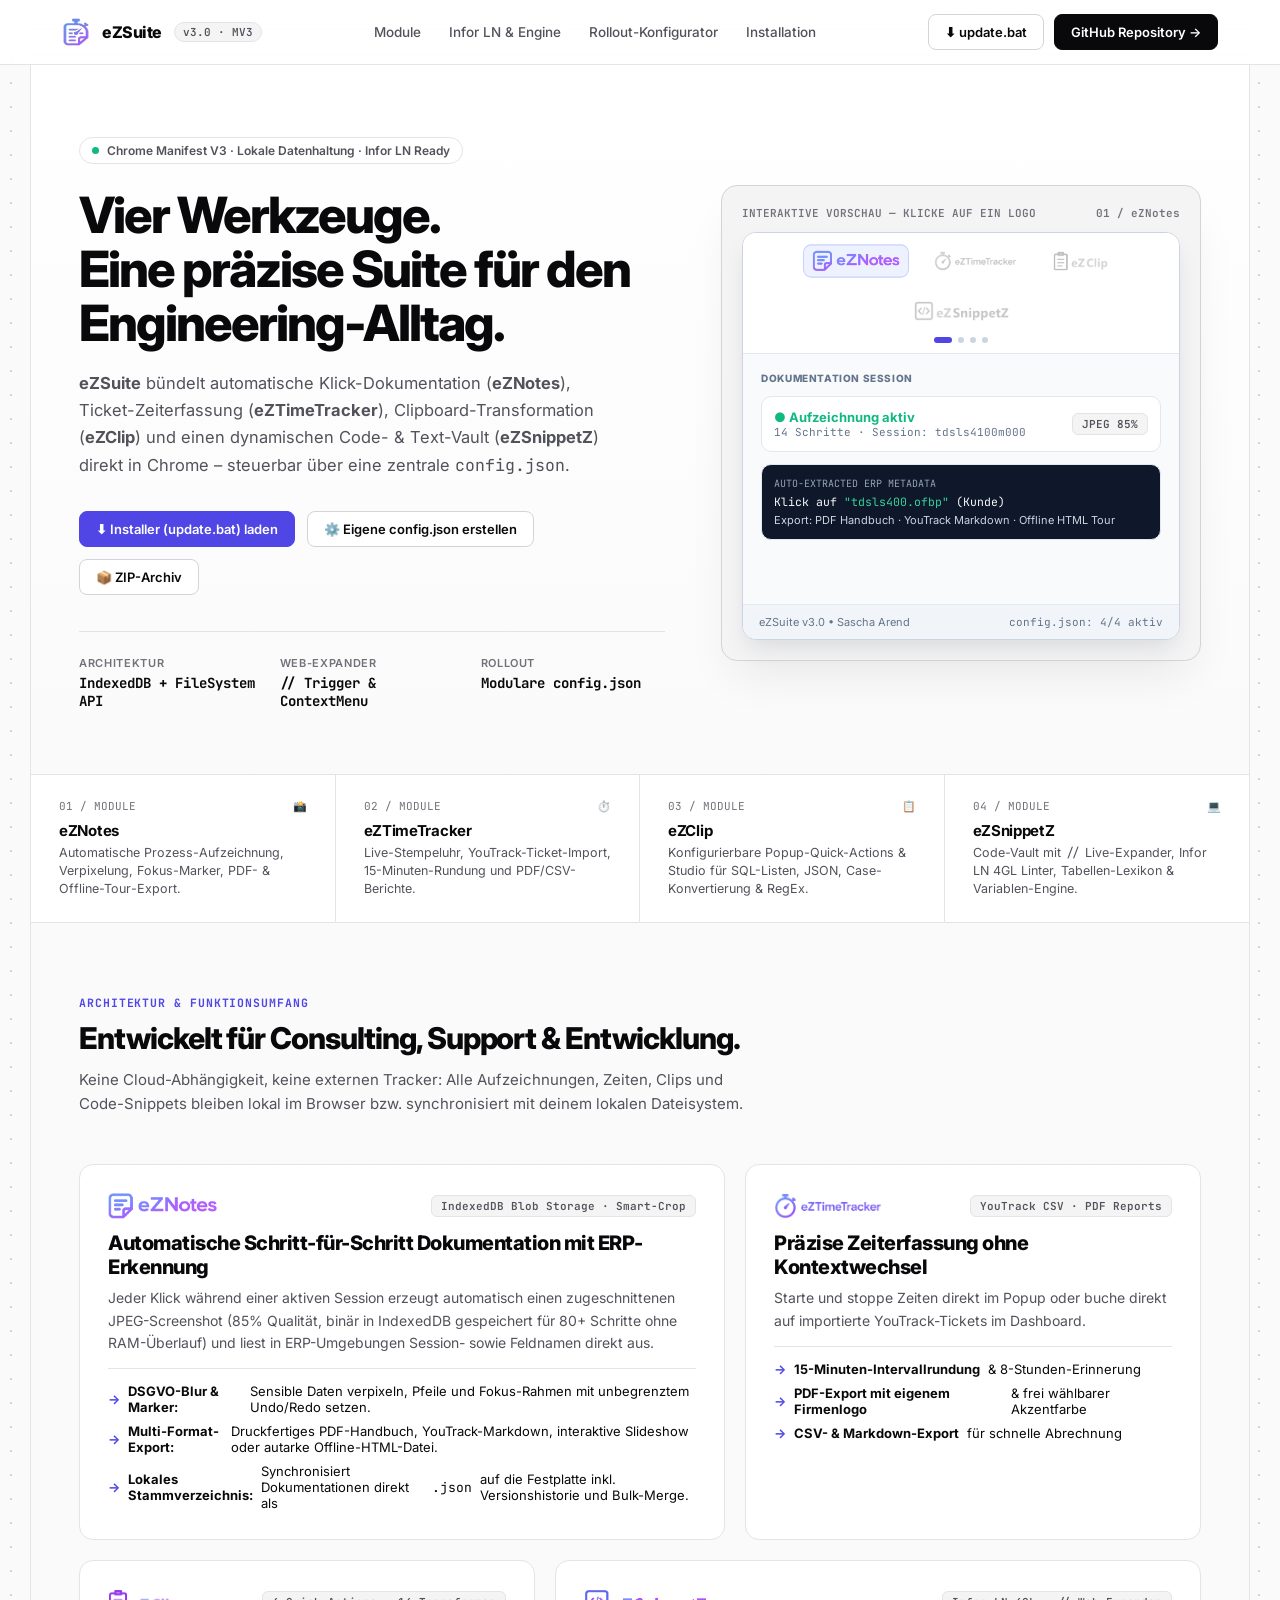
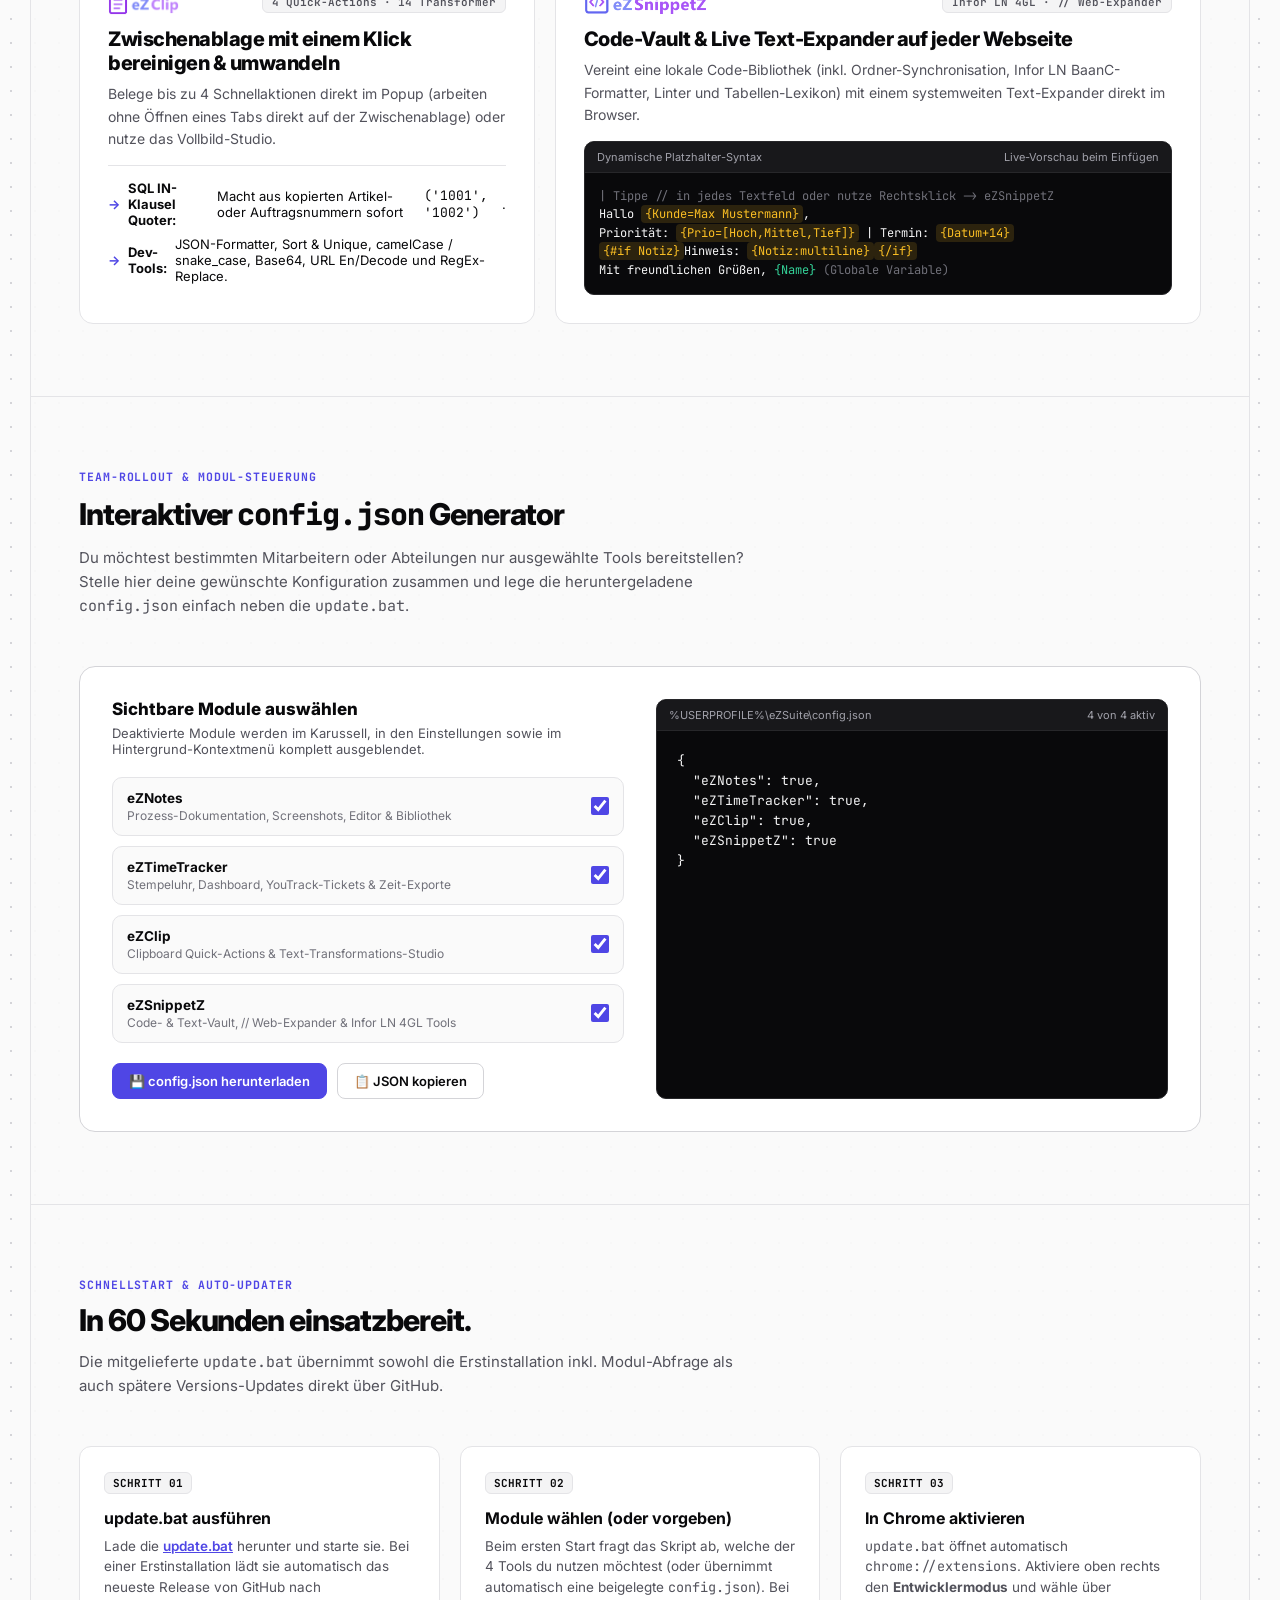
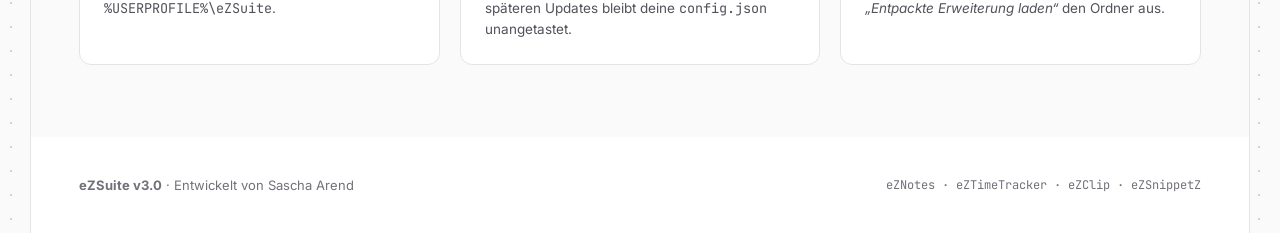
<file: index.html>
<!DOCTYPE html>
<html lang="de">
<head>
  <meta charset="utf-8">
  <meta name="viewport" content="width=device-width, initial-scale=1">
  <title>eZSuite 3.0 — Modular Productivity & ERP Engineering Suite for Chrome</title>
  <meta name="description" content="Vier spezialisierte Werkzeuge in einer Chrome-Extension: eZNotes Prozessdokumentation, eZTimeTracker Zeiterfassung, eZClip Text-Studio und eZSnippetZ Code-Vault.">
  <link rel="icon" href="icons/SuiteIcon.png" type="image/png">
  <link rel="preconnect" href="https://fonts.googleapis.com">
  <link rel="preconnect" href="https://fonts.gstatic.com" crossorigin>
  <link href="https://fonts.googleapis.com/css2?family=Inter:wght@400;500;600;700;800&family=JetBrains+Mono:wght@400;500;600&display=swap" rel="stylesheet">
  <style>
    :root {
      --bg: #fafafa;
      --surface: #ffffff;
      --surface-subtle: #f4f4f5;
      --surface-dark: #09090b;
      --surface-dark-2: #18181b;
      --text: #09090b;
      --text-secondary: #52525b;
      --text-muted: #71717a;
      --border: #e4e4e7;
      --border-strong: #d4d4d8;
      --accent: #4f46e5;
      --accent-soft: #eef2ff;
      --emerald: #10b981;
      --amber: #f59e0b;
      --radius: 12px;
      --grid-max: 1220px;
    }

    * {
      margin: 0;
      padding: 0;
      box-sizing: border-box;
    }

    html {
      scroll-behavior: smooth;
      background: var(--bg);
      color: var(--text);
      font-family: 'Inter', -apple-system, BlinkMacSystemFont, sans-serif;
      -webkit-font-smoothing: antialiased;
    }

    body {
      overflow-x: hidden;
      background-image: radial-gradient(#d4d4d8 1px, transparent 1px);
      background-size: 24px 24px;
      background-position: -1px -1px;
    }

    code, pre, .mono {
      font-family: 'JetBrains Mono', monospace;
    }

    .page-shell {
      max-width: var(--grid-max);
      margin: 0 auto;
      background: rgba(250, 250, 250, 0.92);
      border-left: 1px solid var(--border);
      border-right: 1px solid var(--border);
      min-height: 100vh;
    }

    .topbar {
      position: sticky;
      top: 0;
      z-index: 50;
      background: rgba(255, 255, 255, 0.86);
      backdrop-filter: blur(12px);
      border-bottom: 1px solid var(--border);
    }

    .topbar-inner {
      max-width: var(--grid-max);
      margin: 0 auto;
      height: 64px;
      padding: 0 32px;
      display: flex;
      align-items: center;
      justify-content: space-between;
    }

    .brand {
      display: flex;
      align-items: center;
      gap: 12px;
      text-decoration: none;
      color: var(--text);
    }

    .brand img {
      width: 28px;
      height: 28px;
      border-radius: 6px;
    }

    .brand-title {
      font-weight: 800;
      font-size: 16px;
      letter-spacing: -0.03em;
    }

    .version-tag {
      font-size: 11px;
      font-weight: 600;
      padding: 2px 8px;
      border-radius: 999px;
      background: var(--surface-subtle);
      border: 1px solid var(--border);
      color: var(--text-secondary);
    }

    .nav-links {
      display: flex;
      align-items: center;
      gap: 28px;
    }

    .nav-links a {
      text-decoration: none;
      color: var(--text-secondary);
      font-size: 13.5px;
      font-weight: 500;
      transition: color 0.15s;
    }

    .nav-links a:hover {
      color: var(--text);
    }

    .btn {
      display: inline-flex;
      align-items: center;
      justify-content: center;
      gap: 8px;
      padding: 9px 16px;
      border-radius: 8px;
      font-size: 13px;
      font-weight: 600;
      text-decoration: none;
      cursor: pointer;
      transition: all 0.15s ease;
      border: 1px solid var(--border-strong);
      background: var(--surface);
      color: var(--text);
      font-family: inherit;
    }

    .btn:hover {
      background: var(--surface-subtle);
      border-color: #a1a1aa;
    }

    .btn-dark {
      background: var(--surface-dark);
      color: #ffffff;
      border-color: var(--surface-dark);
    }

    .btn-dark:hover {
      background: #27272a;
      border-color: #27272a;
    }

    .btn-accent {
      background: var(--accent);
      color: #ffffff;
      border-color: var(--accent);
    }

    .btn-accent:hover {
      background: #4338ca;
      border-color: #4338ca;
    }

    .hero {
      padding: 72px 48px 64px;
      border-bottom: 1px solid var(--border);
      display: grid;
      grid-template-columns: 1.1fr 0.9fr;
      gap: 56px;
      align-items: center;
      background: linear-gradient(180deg, #ffffff 0%, #fafafa 100%);
    }

    .eyebrow {
      display: inline-flex;
      align-items: center;
      gap: 8px;
      font-size: 12px;
      font-weight: 600;
      color: var(--text-secondary);
      background: var(--surface);
      border: 1px solid var(--border);
      padding: 5px 12px;
      border-radius: 999px;
      margin-bottom: 24px;
    }

    .eyebrow-dot {
      width: 7px;
      height: 7px;
      border-radius: 50%;
      background: var(--emerald);
    }

    .hero h1 {
      font-size: clamp(34px, 4vw, 50px);
      font-weight: 800;
      letter-spacing: -0.04em;
      line-height: 1.08;
      margin-bottom: 20px;
      color: var(--text);
    }

    .hero-lead {
      font-size: 16.5px;
      line-height: 1.65;
      color: var(--text-secondary);
      margin-bottom: 32px;
      max-width: 540px;
    }

    .hero-actions {
      display: flex;
      flex-wrap: wrap;
      gap: 12px;
      margin-bottom: 36px;
    }

    .hero-meta {
      display: grid;
      grid-template-columns: repeat(3, 1fr);
      gap: 16px;
      padding-top: 24px;
      border-top: 1px solid var(--border);
    }

    .meta-stat-label {
      font-size: 11px;
      text-transform: uppercase;
      letter-spacing: 0.06em;
      color: var(--text-muted);
      font-weight: 600;
      margin-bottom: 4px;
    }

    .meta-stat-value {
      font-size: 14px;
      font-weight: 700;
      color: var(--text);
    }

    .interactive-stage {
      background: var(--surface-subtle);
      border: 1px solid var(--border-strong);
      border-radius: 16px;
      padding: 20px;
      box-shadow: 0 24px 48px -12px rgba(9, 9, 11, 0.08);
      position: relative;
    }

    .stage-label {
      display: flex;
      justify-content: space-between;
      align-items: center;
      margin-bottom: 12px;
      font-size: 11px;
      color: var(--text-muted);
      font-weight: 600;
    }

    .popup-replica {
      background: #f8fafc;
      border: 1px solid #cbd5e1;
      border-radius: 14px;
      overflow: hidden;
      box-shadow: 0 12px 24px -6px rgba(15, 23, 42, 0.12);
    }

    .replica-header {
      background: #ffffff;
      padding: 12px 16px 10px;
      border-bottom: 1px solid #e2e8f0;
      display: flex;
      flex-direction: column;
      align-items: center;
      gap: 10px;
    }

    .replica-logos {
      display: flex;
      align-items: center;
      justify-content: center;
      gap: 18px;
      flex-wrap: wrap;
    }

    .replica-logo-btn {
      background: none;
      border: 1px solid transparent;
      padding: 5px 8px;
      border-radius: 8px;
      cursor: pointer;
      opacity: 0.4;
      filter: grayscale(100%);
      transition: all 0.2s ease;
      display: flex;
      align-items: center;
    }

    .replica-logo-btn img {
      height: 20px;
      width: auto;
      display: block;
    }

    .replica-logo-btn:hover {
      opacity: 0.75;
      background: #f1f5f9;
    }

    .replica-logo-btn.active {
      opacity: 1;
      filter: none;
      background: #eef2ff;
      border-color: #c7d2fe;
      transform: scale(1.04);
    }

    .replica-dots {
      display: flex;
      gap: 6px;
    }

    .replica-dot {
      width: 6px;
      height: 6px;
      border-radius: 999px;
      background: #cbd5e1;
      transition: all 0.2s;
      cursor: pointer;
    }

    .replica-dot.active {
      width: 18px;
      background: var(--accent);
    }

    .replica-body {
      padding: 18px;
      min-height: 250px;
      display: flex;
      flex-direction: column;
      justify-content: space-between;
    }

    .replica-panel {
      display: none;
      flex-direction: column;
      gap: 12px;
    }

    .replica-panel.active {
      display: flex;
    }

    .replica-card {
      background: #ffffff;
      border: 1px solid #e2e8f0;
      border-radius: 10px;
      padding: 12px;
    }

    .replica-footer {
      padding: 10px 16px;
      background: #f1f5f9;
      border-top: 1px solid #e2e8f0;
      display: flex;
      justify-content: space-between;
      align-items: center;
      font-size: 11px;
      color: #64748b;
    }

    .module-strip {
      display: grid;
      grid-template-columns: repeat(4, 1fr);
      border-bottom: 1px solid var(--border);
      background: var(--surface);
    }

    .strip-item {
      padding: 24px 28px;
      border-right: 1px solid var(--border);
      cursor: pointer;
      transition: background 0.15s;
    }

    .strip-item:last-child {
      border-right: none;
    }

    .strip-item:hover {
      background: var(--surface-subtle);
    }

    .strip-num {
      font-size: 11px;
      color: var(--text-muted);
      margin-bottom: 8px;
      display: flex;
      justify-content: space-between;
      align-items: center;
    }

    .strip-item h3 {
      font-size: 15px;
      font-weight: 700;
      margin-bottom: 4px;
      letter-spacing: -0.02em;
    }

    .strip-item p {
      font-size: 12.5px;
      color: var(--text-secondary);
      line-height: 1.45;
    }

    .section-block {
      padding: 72px 48px;
      border-bottom: 1px solid var(--border);
    }

    .section-header {
      max-width: 680px;
      margin-bottom: 48px;
    }

    .section-kicker {
      font-size: 11.5px;
      font-weight: 700;
      text-transform: uppercase;
      letter-spacing: 0.08em;
      color: var(--accent);
      margin-bottom: 10px;
    }

    .section-header h2 {
      font-size: 30px;
      font-weight: 800;
      letter-spacing: -0.035em;
      margin-bottom: 12px;
    }

    .section-header p {
      font-size: 15px;
      color: var(--text-secondary);
      line-height: 1.6;
    }

    .bento-grid {
      display: grid;
      grid-template-columns: repeat(12, 1fr);
      gap: 20px;
    }

    .bento-card {
      background: var(--surface);
      border: 1px solid var(--border);
      border-radius: 14px;
      padding: 28px;
      display: flex;
      flex-direction: column;
      justify-content: space-between;
      gap: 20px;
      transition: border-color 0.2s;
    }

    .bento-card:hover {
      border-color: #a1a1aa;
    }

    .col-7 { grid-column: span 7; }
    .col-5 { grid-column: span 5; }
    .col-6 { grid-column: span 6; }

    .bento-top {
      display: flex;
      align-items: center;
      justify-content: space-between;
      gap: 12px;
      margin-bottom: 12px;
    }

    .bento-top img {
      height: 26px;
      width: auto;
    }

    .tech-pill {
      font-size: 11px;
      font-weight: 600;
      padding: 3px 9px;
      border-radius: 6px;
      background: var(--surface-subtle);
      border: 1px solid var(--border);
      color: var(--text-secondary);
    }

    .bento-card h3 {
      font-size: 20px;
      font-weight: 800;
      letter-spacing: -0.025em;
      margin-bottom: 8px;
    }

    .bento-card p {
      font-size: 14px;
      color: var(--text-secondary);
      line-height: 1.6;
    }

    .spec-list {
      list-style: none;
      display: flex;
      flex-direction: column;
      gap: 8px;
      margin-top: 14px;
      padding-top: 14px;
      border-top: 1px solid var(--border);
    }

    .spec-list li {
      font-size: 13px;
      color: var(--text);
      display: flex;
      align-items: center;
      gap: 8px;
    }

    .spec-list li span.bullet {
      color: var(--accent);
      font-weight: 700;
    }

    .code-window {
      background: var(--surface-dark);
      color: #f4f4f5;
      border-radius: 10px;
      overflow: hidden;
      border: 1px solid #27272a;
      font-size: 12px;
    }

    .code-window-bar {
      background: var(--surface-dark-2);
      padding: 8px 12px;
      display: flex;
      justify-content: space-between;
      align-items: center;
      color: #a1a1aa;
      font-size: 11px;
      border-bottom: 1px solid #27272a;
    }

    .code-window pre {
      padding: 14px;
      overflow-x: auto;
      line-height: 1.55;
      tab-size: 4;
    }

    .hl-kw { color: #818cf8; }
    .hl-var { color: #fbbf24; background: rgba(251, 191, 36, 0.14); padding: 1px 4px; border-radius: 4px; }
    .hl-cmt { color: #71717a; }
    .hl-str { color: #34d399; }

    .configurator-box {
      display: grid;
      grid-template-columns: 1fr 1fr;
      gap: 32px;
      background: var(--surface);
      border: 1px solid var(--border-strong);
      border-radius: 16px;
      padding: 32px;
    }

    .cfg-toggle-list {
      display: flex;
      flex-direction: column;
      gap: 10px;
      margin: 20px 0;
    }

    .cfg-row {
      display: flex;
      align-items: center;
      justify-content: space-between;
      padding: 12px 14px;
      border: 1px solid var(--border);
      border-radius: 10px;
      background: var(--bg);
      cursor: pointer;
      transition: border-color 0.15s;
    }

    .cfg-row:hover {
      border-color: var(--accent);
    }

    .cfg-row-info {
      display: flex;
      flex-direction: column;
      gap: 2px;
    }

    .cfg-row-title {
      font-size: 13.5px;
      font-weight: 700;
    }

    .cfg-row-sub {
      font-size: 12px;
      color: var(--text-muted);
    }

    .cfg-checkbox {
      width: 18px;
      height: 18px;
      accent-color: var(--accent);
      cursor: pointer;
    }

    .steps-grid {
      display: grid;
      grid-template-columns: repeat(3, 1fr);
      gap: 20px;
    }

    .step-card {
      background: var(--surface);
      border: 1px solid var(--border);
      border-radius: 12px;
      padding: 24px;
    }

    .step-badge {
      display: inline-block;
      font-size: 11px;
      font-weight: 700;
      padding: 3px 8px;
      border-radius: 6px;
      background: var(--surface-subtle);
      border: 1px solid var(--border);
      margin-bottom: 14px;
    }

    .step-card h4 {
      font-size: 16px;
      font-weight: 700;
      margin-bottom: 8px;
    }

    .step-card p {
      font-size: 13.5px;
      color: var(--text-secondary);
      line-height: 1.55;
    }

    .mini-clip-btns {
      display: grid;
      grid-template-columns: repeat(4, 1fr);
      gap: 6px;
      margin-top: 8px;
    }

    .mini-clip-btn {
      padding: 7px 4px;
      font-size: 11px;
      font-weight: 600;
      border: 1px solid #cbd5e1;
      border-radius: 6px;
      background: #ffffff;
      cursor: pointer;
      transition: all 0.15s;
    }

    .mini-clip-btn:hover {
      border-color: var(--accent);
      background: var(--accent-soft);
      color: var(--accent);
    }

    footer {
      padding: 40px 48px;
      display: flex;
      justify-content: space-between;
      align-items: center;
      font-size: 13px;
      color: var(--text-muted);
      background: var(--surface);
    }

    @media (max-width: 980px) {
      .hero, .configurator-box {
        grid-template-columns: 1fr;
      }
      .module-strip {
        grid-template-columns: repeat(2, 1fr);
      }
      .col-7, .col-5, .col-6 {
        grid-column: span 12;
      }
      .steps-grid {
        grid-template-columns: 1fr;
      }
      .hero, .section-block {
        padding: 48px 24px;
      }
    }
  </style>
</head>
<body>
  <header class="topbar">
    <div class="topbar-inner">
      <a href="#" class="brand">
        <img src="icons/SuiteIcon.png" alt="eZSuite">
        <span class="brand-title">eZSuite</span>
        <span class="version-tag mono">v3.0 · MV3</span>
      </a>
      <nav class="nav-links">
        <a href="#module">Module</a>
        <a href="#erp-features">Infor LN & Engine</a>
        <a href="#configurator">Rollout-Konfigurator</a>
        <a href="#installation">Installation</a>
      </nav>
      <div style="display: flex; gap: 10px;">
        <a href="update.bat" download="update.bat" class="btn">⬇ update.bat</a>
        <a href="https://github.com/SaschaArend/eZSuite" target="_blank" rel="noopener" class="btn btn-dark">GitHub Repository →</a>
      </div>
    </div>
  </header>

  <div class="page-shell">
    <section class="hero">
      <div>
        <div class="eyebrow">
          <span class="eyebrow-dot"></span>
          <span>Chrome Manifest V3 · Lokale Datenhaltung · Infor LN Ready</span>
        </div>
        <h1>Vier Werkzeuge.<br>Eine präzise Suite für den Engineering-Alltag.</h1>
        <p class="hero-lead">
          <strong>eZSuite</strong> bündelt automatische Klick-Dokumentation (<strong>eZNotes</strong>), Ticket-Zeiterfassung (<strong>eZTimeTracker</strong>), Clipboard-Transformation (<strong>eZClip</strong>) und einen dynamischen Code- &amp; Text-Vault (<strong>eZSnippetZ</strong>) direkt in Chrome – steuerbar über eine zentrale <code>config.json</code>.
        </p>
        <div class="hero-actions">
          <a href="update.bat" download="update.bat" class="btn btn-accent">⬇ Installer (update.bat) laden</a>
          <a href="#configurator" class="btn">⚙️ Eigene config.json erstellen</a>
          <a href="https://github.com/SaschaArend/eZSuite/archive/refs/heads/main.zip" class="btn">📦 ZIP-Archiv</a>
        </div>
        <div class="hero-meta">
          <div>
            <div class="meta-stat-label">Architektur</div>
            <div class="meta-stat-value mono">IndexedDB + FileSystem API</div>
          </div>
          <div>
            <div class="meta-stat-label">Web-Expander</div>
            <div class="meta-stat-value mono">// Trigger &amp; ContextMenu</div>
          </div>
          <div>
            <div class="meta-stat-label">Rollout</div>
            <div class="meta-stat-value mono">Modulare config.json</div>
          </div>
        </div>
      </div>

      <div class="interactive-stage">
        <div class="stage-label">
          <span class="mono">INTERAKTIVE VORSCHAU — KLICKE AUF EIN LOGO</span>
          <span class="mono" id="activePreviewName">01 / eZNotes</span>
        </div>

        <div class="popup-replica">
          <div class="replica-header">
            <div class="replica-logos">
              <button type="button" class="replica-logo-btn active" data-tab="notes" title="eZNotes">
                <img src="assets/logo.png" alt="eZNotes">
              </button>
              <button type="button" class="replica-logo-btn" data-tab="tracker" title="eZTimeTracker">
                <img src="assets/timetracker_logo.png" alt="eZTimeTracker">
              </button>
              <button type="button" class="replica-logo-btn" data-tab="clip" title="eZClip">
                <img src="assets/clip_logo.png" alt="eZClip">
              </button>
              <button type="button" class="replica-logo-btn" data-tab="snippetz" title="eZSnippetZ">
                <img src="assets/snippetz_logo.png" alt="eZSnippetZ">
              </button>
            </div>
            <div class="replica-dots">
              <div class="replica-dot active" data-tab="notes"></div>
              <div class="replica-dot" data-tab="tracker"></div>
              <div class="replica-dot" data-tab="clip"></div>
              <div class="replica-dot" data-tab="snippetz"></div>
            </div>
          </div>

          <div class="replica-body">
            <div class="replica-panel active" id="panel-notes">
              <div style="font-size: 10px; font-weight: 800; color: #64748b; text-transform: uppercase; letter-spacing: 0.06em;">Dokumentation Session</div>
              <div class="replica-card" style="display: flex; justify-content: space-between; align-items: center;">
                <div>
                  <div style="font-size: 13px; font-weight: 700; color: #10b981;">● Aufzeichnung aktiv</div>
                  <div style="font-size: 11px; color: #64748b;" class="mono">14 Schritte · Session: tdsls4100m000</div>
                </div>
                <span class="tech-pill mono">JPEG 85%</span>
              </div>
              <div class="replica-card" style="background: #0f172a; color: #f8fafc; font-size: 11.5px;">
                <div style="color: #94a3b8; font-size: 10px; margin-bottom: 4px;" class="mono">AUTO-EXTRACTED ERP METADATA</div>
                <div class="mono">Klick auf <span style="color: #34d399;">"tdsls400.ofbp"</span> (Kunde)</div>
                <div style="color: #cbd5e1; font-size: 11px; margin-top: 4px;">Export: PDF Handbuch · YouTrack Markdown · Offline HTML Tour</div>
              </div>
            </div>

            <div class="replica-panel" id="panel-tracker">
              <div style="text-align: center; padding: 6px 0;">
                <div style="font-size: 10px; font-weight: 800; color: #10b981; letter-spacing: 0.1em;">LIVE ZEITERFASSUNG</div>
                <div id="demoTimer" class="mono" style="font-size: 34px; font-weight: 800; color: #0f172a; margin: 4px 0;">01:42:18</div>
                <div style="font-size: 11.5px; color: #64748b;">Ticket <strong class="mono" style="color: #4f46e5;">#ERP-402</strong> · DAL Hook Erweiterung</div>
              </div>
              <div class="replica-card" style="display: flex; justify-content: space-between; font-size: 12px;">
                <span style="color: #64748b;">Heute gesamt (inkl. 15m Rundung):</span>
                <strong class="mono">05:30:00</strong>
              </div>
            </div>

            <div class="replica-panel" id="panel-clip">
              <div style="display: flex; justify-content: space-between; align-items: center;">
                <span style="font-size: 10px; font-weight: 800; color: #64748b; text-transform: uppercase;">Interaktiver eZClip Test</span>
                <span style="font-size: 10px; color: #4f46e5; font-weight: 600;">Klicke eine Action ↓</span>
              </div>
              <textarea id="demoClipInput" class="mono" style="width: 100%; height: 82px; padding: 8px; border-radius: 8px; border: 1px solid #cbd5e1; font-size: 11.5px; resize: none;">  100045
  100046
  100045
  100089  </textarea>
              <div class="mini-clip-btns">
                <button type="button" class="mini-clip-btn" data-clip="clean">🧹 Clean</button>
                <button type="button" class="mini-clip-btn" data-clip="sql">🗄️ SQL IN</button>
                <button type="button" class="mini-clip-btn" data-clip="unique">🔀 Unique</button>
                <button type="button" class="mini-clip-btn" data-clip="upper">🔠 UPPER</button>
              </div>
            </div>

            <div class="replica-panel" id="panel-snippetz">
              <div style="display: flex; justify-content: space-between; align-items: center;">
                <span style="font-size: 10px; font-weight: 800; color: #64748b; text-transform: uppercase;">Infor LN 4GL &amp; // Web-Expander</span>
                <span class="tech-pill mono">//select</span>
              </div>
              <div class="code-window">
                <pre class="mono" style="padding: 10px; font-size: 11px;">db.retry.point()
<span class="hl-kw">select</span>	<span class="hl-var">${TABLE:tcibd001}</span>.*
<span class="hl-kw">from</span>	<span class="hl-var">${TABLE:tcibd001}</span> <span class="hl-kw">for update</span>
<span class="hl-kw">where</span>	<span class="hl-var">${TABLE:tcibd001}</span>._index1 = {:<span class="hl-var">{Key=i.item}</span>}
<span class="hl-kw">selectdo</span>
	<span class="hl-cmt">| Gültig bis: {Datum+14}</span>
<span class="hl-kw">endselect</span></pre>
              </div>
            </div>
          </div>

          <div class="replica-footer">
            <span>eZSuite v3.0 • Sascha Arend</span>
            <span class="mono">config.json: 4/4 aktiv</span>
          </div>
        </div>
      </div>
    </section>

    <div class="module-strip">
      <div class="strip-item" data-jump="notes">
        <div class="strip-num mono"><span>01 / MODULE</span><span>📸</span></div>
        <h3>eZNotes</h3>
        <p>Automatische Prozess-Aufzeichnung, Verpixelung, Fokus-Marker, PDF- &amp; Offline-Tour-Export.</p>
      </div>
      <div class="strip-item" data-jump="tracker">
        <div class="strip-num mono"><span>02 / MODULE</span><span>⏱️</span></div>
        <h3>eZTimeTracker</h3>
        <p>Live-Stempeluhr, YouTrack-Ticket-Import, 15-Minuten-Rundung und PDF/CSV-Berichte.</p>
      </div>
      <div class="strip-item" data-jump="clip">
        <div class="strip-num mono"><span>03 / MODULE</span><span>📋</span></div>
        <h3>eZClip</h3>
        <p>Konfigurierbare Popup-Quick-Actions &amp; Studio für SQL-Listen, JSON, Case-Konvertierung &amp; RegEx.</p>
      </div>
      <div class="strip-item" data-jump="snippetz">
        <div class="strip-num mono"><span>04 / MODULE</span><span>💻</span></div>
        <h3>eZSnippetZ</h3>
        <p>Code-Vault mit <code>//</code> Live-Expander, Infor LN 4GL Linter, Tabellen-Lexikon &amp; Variablen-Engine.</p>
      </div>
    </div>

    <section class="section-block" id="module">
      <div class="section-header">
        <div class="section-kicker mono">Architektur &amp; Funktionsumfang</div>
        <h2>Entwickelt für Consulting, Support &amp; Entwicklung.</h2>
        <p>Keine Cloud-Abhängigkeit, keine externen Tracker: Alle Aufzeichnungen, Zeiten, Clips und Code-Snippets bleiben lokal im Browser bzw. synchronisiert mit deinem lokalen Dateisystem.</p>
      </div>

      <div class="bento-grid">
        <div class="bento-card col-7">
          <div>
            <div class="bento-top">
              <img src="assets/logo.png" alt="eZNotes">
              <span class="tech-pill mono">IndexedDB Blob Storage · Smart-Crop</span>
            </div>
            <h3>Automatische Schritt-für-Schritt Dokumentation mit ERP-Erkennung</h3>
            <p>
              Jeder Klick während einer aktiven Session erzeugt automatisch einen zugeschnittenen JPEG-Screenshot (85% Qualität, binär in IndexedDB gespeichert für 80+ Schritte ohne RAM-Überlauf) und liest in ERP-Umgebungen Session- sowie Feldnamen direkt aus.
            </p>
            <ul class="spec-list">
              <li><span class="bullet">→</span> <strong>DSGVO-Blur &amp; Marker:</strong> Sensible Daten verpixeln, Pfeile und Fokus-Rahmen mit unbegrenztem Undo/Redo setzen.</li>
              <li><span class="bullet">→</span> <strong>Multi-Format-Export:</strong> Druckfertiges PDF-Handbuch, YouTrack-Markdown, interaktive Slideshow oder autarke Offline-HTML-Datei.</li>
              <li><span class="bullet">→</span> <strong>Lokales Stammverzeichnis:</strong> Synchronisiert Dokumentationen direkt als <code>.json</code> auf die Festplatte inkl. Versionshistorie und Bulk-Merge.</li>
            </ul>
          </div>
        </div>

        <div class="bento-card col-5">
          <div>
            <div class="bento-top">
              <img src="assets/timetracker_logo.png" alt="eZTimeTracker">
              <span class="tech-pill mono">YouTrack CSV · PDF Reports</span>
            </div>
            <h3>Präzise Zeiterfassung ohne Kontextwechsel</h3>
            <p>
              Starte und stoppe Zeiten direkt im Popup oder buche direkt auf importierte YouTrack-Tickets im Dashboard.
            </p>
            <ul class="spec-list">
              <li><span class="bullet">→</span> <strong>15-Minuten-Intervallrundung</strong> &amp; 8-Stunden-Erinnerung</li>
              <li><span class="bullet">→</span> <strong>PDF-Export mit eigenem Firmenlogo</strong> &amp; frei wählbarer Akzentfarbe</li>
              <li><span class="bullet">→</span> <strong>CSV- &amp; Markdown-Export</strong> für schnelle Abrechnung</li>
            </ul>
          </div>
        </div>

        <div class="bento-card col-5" id="erp-features">
          <div>
            <div class="bento-top">
              <img src="assets/clip_logo.png" alt="eZClip">
              <span class="tech-pill mono">4 Quick-Actions · 14 Transformer</span>
            </div>
            <h3>Zwischenablage mit einem Klick bereinigen &amp; umwandeln</h3>
            <p>
              Belege bis zu 4 Schnellaktionen direkt im Popup (arbeiten ohne Öffnen eines Tabs direkt auf der Zwischenablage) oder nutze das Vollbild-Studio.
            </p>
            <ul class="spec-list">
              <li><span class="bullet">→</span> <strong>SQL IN-Klausel Quoter:</strong> Macht aus kopierten Artikel- oder Auftragsnummern sofort <code>('1001', '1002')</code>.</li>
              <li><span class="bullet">→</span> <strong>Dev-Tools:</strong> JSON-Formatter, Sort &amp; Unique, camelCase / snake_case, Base64, URL En/Decode und RegEx-Replace.</li>
            </ul>
          </div>
        </div>

        <div class="bento-card col-7">
          <div>
            <div class="bento-top">
              <img src="assets/snippetz_logo.png" alt="eZSnippetZ">
              <span class="tech-pill mono">Infor LN 4GL · // Web-Expander</span>
            </div>
            <h3>Code-Vault &amp; Live Text-Expander auf jeder Webseite</h3>
            <p>
              Vereint eine lokale Code-Bibliothek (inkl. Ordner-Synchronisation, Infor LN BaanC-Formatter, Linter und Tabellen-Lexikon) mit einem systemweiten Text-Expander direkt im Browser.
            </p>
            <div class="code-window" style="margin-top: 14px;">
              <div class="code-window-bar">
                <span>Dynamische Platzhalter-Syntax</span>
                <span>Live-Vorschau beim Einfügen</span>
              </div>
              <pre class="mono"><span class="hl-cmt">| Tippe // in jedes Textfeld oder nutze Rechtsklick -> eZSnippetZ</span>
Hallo <span class="hl-var">{Kunde=Max Mustermann}</span>,
Priorität: <span class="hl-var">{Prio=[Hoch,Mittel,Tief]}</span> | Termin: <span class="hl-var">{Datum+14}</span>
<span class="hl-var">{#if Notiz}</span>Hinweis: <span class="hl-var">{Notiz:multiline}</span><span class="hl-var">{/if}</span>
Mit freundlichen Grüßen, <span class="hl-str">{Name}</span> <span class="hl-cmt">(Globale Variable)</span></pre>
            </div>
          </div>
        </div>
      </div>
    </section>

    <section class="section-block" id="configurator">
      <div class="section-header">
        <div class="section-kicker mono">Team-Rollout &amp; Modul-Steuerung</div>
        <h2>Interaktiver <code>config.json</code> Generator</h2>
        <p>
          Du möchtest bestimmten Mitarbeitern oder Abteilungen nur ausgewählte Tools bereitstellen? Stelle hier deine gewünschte Konfiguration zusammen und lege die heruntergeladene <code>config.json</code> einfach neben die <code>update.bat</code>.
        </p>
      </div>

      <div class="configurator-box">
        <div>
          <h3 style="font-size: 17px; font-weight: 800; margin-bottom: 6px;">Sichtbare Module auswählen</h3>
          <p style="font-size: 13px; color: var(--text-secondary);">Deaktivierte Module werden im Karussell, in den Einstellungen sowie im Hintergrund-Kontextmenü komplett ausgeblendet.</p>

          <div class="cfg-toggle-list">
            <label class="cfg-row">
              <div class="cfg-row-info">
                <span class="cfg-row-title">eZNotes</span>
                <span class="cfg-row-sub">Prozess-Dokumentation, Screenshots, Editor &amp; Bibliothek</span>
              </div>
              <input type="checkbox" class="cfg-checkbox" id="chkNotes" checked>
            </label>

            <label class="cfg-row">
              <div class="cfg-row-info">
                <span class="cfg-row-title">eZTimeTracker</span>
                <span class="cfg-row-sub">Stempeluhr, Dashboard, YouTrack-Tickets &amp; Zeit-Exporte</span>
              </div>
              <input type="checkbox" class="cfg-checkbox" id="chkTracker" checked>
            </label>

            <label class="cfg-row">
              <div class="cfg-row-info">
                <span class="cfg-row-title">eZClip</span>
                <span class="cfg-row-sub">Clipboard Quick-Actions &amp; Text-Transformations-Studio</span>
              </div>
              <input type="checkbox" class="cfg-checkbox" id="chkClip" checked>
            </label>

            <label class="cfg-row">
              <div class="cfg-row-info">
                <span class="cfg-row-title">eZSnippetZ</span>
                <span class="cfg-row-sub">Code- &amp; Text-Vault, // Web-Expander &amp; Infor LN 4GL Tools</span>
              </div>
              <input type="checkbox" class="cfg-checkbox" id="chkSnippetz" checked>
            </label>
          </div>

          <div style="display: flex; gap: 10px; flex-wrap: wrap;">
            <button type="button" class="btn btn-accent" id="btnDownloadConfig">💾 config.json herunterladen</button>
            <button type="button" class="btn" id="btnCopyConfig">📋 JSON kopieren</button>
          </div>
        </div>

        <div style="display: flex; flex-direction: column; justify-content: space-between;">
          <div class="code-window" style="height: 100%; display: flex; flex-direction: column;">
            <div class="code-window-bar">
              <span>%USERPROFILE%\eZSuite\config.json</span>
              <span id="cfgActiveCount">4 von 4 aktiv</span>
            </div>
            <pre id="cfgPreviewCode" class="mono" style="flex: 1; font-size: 13px; padding: 20px;"></pre>
          </div>
        </div>
      </div>
    </section>

    <section class="section-block" id="installation" style="border-bottom: none;">
      <div class="section-header">
        <div class="section-kicker mono">Schnellstart &amp; Auto-Updater</div>
        <h2>In 60 Sekunden einsatzbereit.</h2>
        <p>Die mitgelieferte <code>update.bat</code> übernimmt sowohl die Erstinstallation inkl. Modul-Abfrage als auch spätere Versions-Updates direkt über GitHub.</p>
      </div>

      <div class="steps-grid">
        <div class="step-card">
          <span class="step-badge mono">SCHRITT 01</span>
          <h4>update.bat ausführen</h4>
          <p>Lade die <a href="update.bat" download="update.bat" style="color: var(--accent); font-weight: 600;">update.bat</a> herunter und starte sie. Bei einer Erstinstallation lädt sie automatisch das neueste Release von GitHub nach <code>%USERPROFILE%\eZSuite</code>.</p>
        </div>
        <div class="step-card">
          <span class="step-badge mono">SCHRITT 02</span>
          <h4>Module wählen (oder vorgeben)</h4>
          <p>Beim ersten Start fragt das Skript ab, welche der 4 Tools du nutzen möchtest (oder übernimmt automatisch eine beigelegte <code>config.json</code>). Bei späteren Updates bleibt deine <code>config.json</code> unangetastet.</p>
        </div>
        <div class="step-card">
          <span class="step-badge mono">SCHRITT 03</span>
          <h4>In Chrome aktivieren</h4>
          <p><code>update.bat</code> öffnet automatisch <code>chrome://extensions</code>. Aktiviere oben rechts den <strong>Entwicklermodus</strong> und wähle über <em>„Entpackte Erweiterung laden“</em> den Ordner aus.</p>
        </div>
      </div>
    </section>

    <footer>
      <div>
        <strong>eZSuite v3.0</strong> · Entwickelt von Sascha Arend
      </div>
      <div class="mono" style="font-size: 12px;">
        eZNotes · eZTimeTracker · eZClip · eZSnippetZ
      </div>
    </footer>
  </div>

  <script>
    const tabNames = {
      notes: '01 / eZNotes',
      tracker: '02 / eZTimeTracker',
      clip: '03 / eZClip',
      snippetz: '04 / eZSnippetZ'
    };

    function switchPreviewTab(tabId) {
      document.querySelectorAll('.replica-logo-btn').forEach(btn => {
        btn.classList.toggle('active', btn.dataset.tab === tabId);
      });
      document.querySelectorAll('.replica-dot').forEach(dot => {
        dot.classList.toggle('active', dot.dataset.tab === tabId);
      });
      document.querySelectorAll('.replica-panel').forEach(panel => {
        panel.classList.toggle('active', panel.id === 'panel-' + tabId);
      });
      const label = document.getElementById('activePreviewName');
      if (label && tabNames[tabId]) label.textContent = tabNames[tabId];
    }

    document.querySelectorAll('[data-tab]').forEach(el => {
      el.addEventListener('click', () => switchPreviewTab(el.dataset.tab));
    });

    document.querySelectorAll('[data-jump]').forEach(el => {
      el.addEventListener('click', () => {
        switchPreviewTab(el.dataset.jump);
        window.scrollTo({ top: 0, behavior: 'smooth' });
      });
    });

    let demoSec = 1 * 3600 + 42 * 60 + 18;
    setInterval(() => {
      demoSec++;
      const h = String(Math.floor(demoSec / 3600)).padStart(2, '0');
      const m = String(Math.floor((demoSec % 3600) / 60)).padStart(2, '0');
      const s = String(demoSec % 60).padStart(2, '0');
      const el = document.getElementById('demoTimer');
      if (el) el.textContent = `${h}:${m}:${s}`;
    }, 1000);

    const demoClipInput = document.getElementById('demoClipInput');
    document.querySelectorAll('[data-clip]').forEach(btn => {
      btn.addEventListener('click', () => {
        if (!demoClipInput) return;
        const mode = btn.dataset.clip;
        const val = demoClipInput.value;
        const lines = val.split(/\r?\n/).map(l => l.trim().replace(/^['"]+|['",]+$/g, '')).filter(Boolean);
        if (mode === 'clean') {
          demoClipInput.value = lines.join('\n');
        } else if (mode === 'sql') {
          demoClipInput.value = `(\n  ${lines.map(l => `'${l}'`).join(',\n  ')}\n)`;
        } else if (mode === 'unique') {
          demoClipInput.value = Array.from(new Set(lines)).sort().join('\n');
        } else if (mode === 'upper') {
          demoClipInput.value = val.toUpperCase();
        }
      });
    });

    const chkNotes = document.getElementById('chkNotes');
    const chkTracker = document.getElementById('chkTracker');
    const chkClip = document.getElementById('chkClip');
    const chkSnippetz = document.getElementById('chkSnippetz');
    const cfgPreviewCode = document.getElementById('cfgPreviewCode');
    const cfgActiveCount = document.getElementById('cfgActiveCount');

    function getCfgObject() {
      if (!chkNotes.checked && !chkTracker.checked && !chkClip.checked && !chkSnippetz.checked) {
        chkNotes.checked = true;
      }
      return {
        eZNotes: chkNotes.checked,
        eZTimeTracker: chkTracker.checked,
        eZClip: chkClip.checked,
        eZSnippetZ: chkSnippetz.checked
      };
    }

    function updateCfgPreview() {
      const cfg = getCfgObject();
      const activeCount = Object.values(cfg).filter(Boolean).length;
      cfgPreviewCode.textContent = JSON.stringify(cfg, null, 2);
      cfgActiveCount.textContent = `${activeCount} von 4 aktiv`;
    }

    [chkNotes, chkTracker, chkClip, chkSnippetz].forEach(chk => {
      chk.addEventListener('change', updateCfgPreview);
    });
    updateCfgPreview();

    document.getElementById('btnDownloadConfig').addEventListener('click', () => {
      const blob = new Blob([JSON.stringify(getCfgObject(), null, 2) + '\n'], { type: 'application/json' });
      const url = URL.createObjectURL(blob);
      const a = document.createElement('a');
      a.href = url;
      a.download = 'config.json';
      a.click();
      URL.revokeObjectURL(url);
    });

    document.getElementById('btnCopyConfig').addEventListener('click', async (e) => {
      await navigator.clipboard.writeText(JSON.stringify(getCfgObject(), null, 2));
      const orig = e.target.textContent;
      e.target.textContent = '✓ Kopiert!';
      setTimeout(() => { e.target.textContent = orig; }, 1500);
    });
  </script>
</body>
</html>
</file>
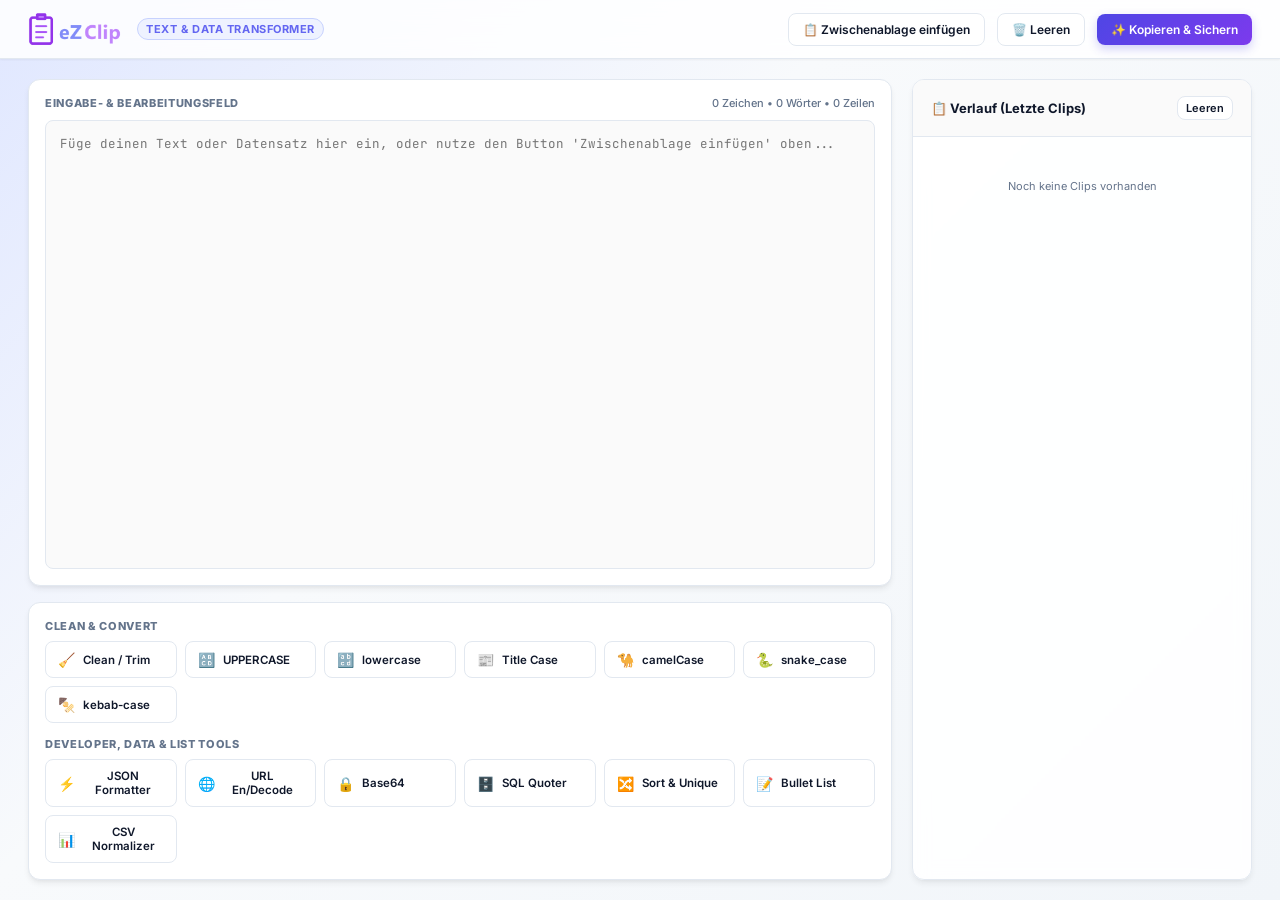
<file: ui/clip.html>
<!DOCTYPE html>
<html lang="de">

<head>
  <meta charset="utf-8">
  <title>eZClip - Text & Data Transformer</title>
  <link rel="icon" href="../icons/SuiteIcon.png" type="image/png">
  <style>
    @import url('https://fonts.googleapis.com/css2?family=Inter:wght@400;500;600;700;800&family=JetBrains+Mono:wght@400;500;600&display=swap');

    :root {
      --bg-color: #f8fafc;
      --card-bg: #ffffff;
      --text-main: #0f172a;
      --text-muted: #64748b;
      --primary: #4f46e5;
      --primary-hover: #4338ca;
      --primary-gradient: linear-gradient(135deg, #4f46e5 0%, #7c3aed 100%);
      --accent: #eff6ff;
      --hover-bg: #f1f5f9;
      --border-color: #e2e8f0;
      --input-bg: #ffffff;
      --radius: 12px;
      --shadow-sm: 0 1px 2px 0 rgb(0 0 0 / 0.05);
      --shadow: 0 4px 6px -1px rgb(0 0 0 / 0.07), 0 2px 4px -2px rgb(0 0 0 / 0.05);
      --shadow-lg: 0 10px 15px -3px rgb(0 0 0 / 0.08), 0 4px 6px -4px rgb(0 0 0 / 0.05);
    }

    * {
      margin: 0;
      padding: 0;
      box-sizing: border-box;
    }

    body {
      font-family: 'Inter', sans-serif;
      background: linear-gradient(135deg, #e0e7ff 0%, #f8fafc 40%, #f1f5f9 100%);
      color: var(--text-main);
      height: 100vh;
      overflow: hidden;
      display: flex;
      flex-direction: column;
    }

    header {
      background: rgba(255, 255, 255, 0.85);
      backdrop-filter: blur(12px);
      border-bottom: 1px solid var(--border-color);
      padding: 12px 28px;
      display: flex;
      align-items: center;
      justify-content: space-between;
      box-shadow: var(--shadow-sm);
      z-index: 10;
    }

    .brand {
      display: flex;
      align-items: center;
      gap: 16px;
    }

    .brand img {
      height: 34px;
      width: auto;
      object-fit: contain;
    }

    .brand-tag {
      font-size: 11px;
      font-weight: 700;
      color: #6366f1;
      background: #eef2ff;
      border: 1px solid #c7d2fe;
      padding: 3px 8px;
      border-radius: 20px;
      text-transform: uppercase;
      letter-spacing: 0.05em;
    }

    .header-actions {
      display: flex;
      align-items: center;
      gap: 12px;
    }

    .app-body {
      display: flex;
      flex: 1;
      overflow: hidden;
      padding: 20px 28px;
      gap: 20px;
    }

    .workspace {
      flex: 1;
      display: flex;
      flex-direction: column;
      gap: 16px;
      min-width: 0;
    }

    .history-sidebar {
      width: 340px;
      background: rgba(255, 255, 255, 0.9);
      backdrop-filter: blur(8px);
      border: 1px solid var(--border-color);
      border-radius: var(--radius);
      display: flex;
      flex-direction: column;
      box-shadow: var(--shadow);
      overflow: hidden;
    }

    .history-header {
      padding: 16px 18px;
      border-bottom: 1px solid var(--border-color);
      display: flex;
      align-items: center;
      justify-content: space-between;
      background: #fafafa;
    }

    .history-header h3 {
      font-size: 13px;
      font-weight: 700;
      color: var(--text-main);
      display: flex;
      align-items: center;
      gap: 6px;
    }

    .history-list {
      flex: 1;
      overflow-y: auto;
      padding: 12px;
      display: flex;
      flex-direction: column;
      gap: 8px;
    }

    .history-item {
      background: #ffffff;
      border: 1px solid var(--border-color);
      border-radius: 8px;
      padding: 10px 12px;
      cursor: pointer;
      transition: all 0.15s ease;
      display: flex;
      flex-direction: column;
      gap: 4px;
    }

    .history-item:hover {
      border-color: #6366f1;
      box-shadow: var(--shadow-sm);
      transform: translateY(-1px);
    }

    .history-item-top {
      display: flex;
      justify-content: space-between;
      align-items: center;
    }

    .history-item-time {
      font-size: 10px;
      color: var(--text-muted);
    }

    .history-item-text {
      font-family: 'JetBrains Mono', monospace;
      font-size: 11px;
      color: var(--text-main);
      white-space: pre;
      overflow: hidden;
      text-overflow: ellipsis;
      max-height: 38px;
      line-height: 1.3;
    }

    .card {
      background: var(--card-bg);
      border: 1px solid var(--border-color);
      border-radius: var(--radius);
      padding: 16px;
      box-shadow: var(--shadow);
    }

    .tools-card {
      display: flex;
      flex-direction: column;
      gap: 14px;
    }

    .section-title {
      font-size: 11px;
      font-weight: 800;
      color: var(--text-muted);
      text-transform: uppercase;
      letter-spacing: 0.06em;
      margin-bottom: 8px;
    }

    .btn-grid {
      display: grid;
      grid-template-columns: repeat(auto-fill, minmax(130px, 1fr));
      gap: 8px;
    }

    .action-btn {
      padding: 9px 12px;
      background: var(--card-bg);
      border: 1px solid var(--border-color);
      color: var(--text-main);
      border-radius: 8px;
      font-size: 11.5px;
      font-weight: 600;
      cursor: pointer;
      display: flex;
      align-items: center;
      gap: 8px;
      transition: all 0.15s ease;
      font-family: inherit;
    }

    .action-btn:hover {
      background: #eff6ff;
      border-color: #6366f1;
      color: #4f46e5;
      transform: translateY(-1px);
    }

    .action-btn .icon {
      font-size: 14px;
    }

    .editor-card {
      flex: 1;
      display: flex;
      flex-direction: column;
      padding: 16px;
      gap: 10px;
      min-height: 240px;
    }

    .editor-toolbar {
      display: flex;
      align-items: center;
      justify-content: space-between;
    }

    textarea#mainInput {
      flex: 1;
      width: 100%;
      border-radius: 8px;
      border: 1px solid var(--border-color);
      padding: 14px;
      font-family: 'JetBrains Mono', monospace;
      font-size: 12.5px;
      line-height: 1.5;
      color: var(--text-main);
      background: #fafafa;
      outline: none;
      resize: none;
      transition: border-color 0.2s, background 0.2s;
    }

    textarea#mainInput:focus {
      background: #ffffff;
      border-color: #6366f1;
      box-shadow: 0 0 0 3px rgba(99, 102, 241, 0.15);
    }

    button.btn {
      padding: 8px 14px;
      border-radius: 8px;
      font-size: 12px;
      font-weight: 600;
      cursor: pointer;
      border: 1px solid var(--border-color);
      background: #ffffff;
      color: var(--text-main);
      display: inline-flex;
      align-items: center;
      gap: 6px;
      transition: all 0.2s ease;
      font-family: inherit;
    }

    button.btn:hover {
      background: var(--hover-bg);
      border-color: #94a3b8;
    }

    button.btn-primary {
      background: var(--primary-gradient);
      color: #ffffff;
      border: none;
      box-shadow: 0 4px 10px rgba(79, 70, 229, 0.25);
    }

    button.btn-primary:hover {
      transform: translateY(-1px);
      box-shadow: 0 6px 14px rgba(79, 70, 229, 0.35);
    }

    #toast {
      position: fixed;
      bottom: 24px;
      right: 28px;
      background: #0f172a;
      color: #ffffff;
      padding: 10px 18px;
      border-radius: 8px;
      font-size: 12px;
      font-weight: 600;
      box-shadow: var(--shadow-lg);
      display: flex;
      align-items: center;
      gap: 8px;
      opacity: 0;
      transform: translateY(12px);
      transition: all 0.2s ease;
      pointer-events: none;
      z-index: 1000;
    }

    #toast.show {
      opacity: 1;
      transform: translateY(0);
    }
</style>
</head>

<body>

  <header>
    <div class="brand">
      <img src="../assets/clip_logo.png" alt="eZClip Logo">
      <span class="brand-tag">Text & Data Transformer</span>
    </div>
    <div class="header-actions">
      <button id="btnPaste" class="btn" title="Aus Zwischenablage einfügen">
        📋 Zwischenablage einfügen
      </button>
      <button id="btnClear" class="btn" title="Editor leeren">
        🗑️ Leeren
      </button>
      <button id="btnCopyResult" class="btn btn-primary" title="In Zwischenablage kopieren & merken">
        ✨ Kopieren & Sichern
      </button>
    </div>
  </header>

  <div class="app-body">

    <div class="workspace">

      <div class="card editor-card">
        <div class="editor-toolbar">
          <div class="section-title" style="margin-bottom: 0;">EINGABE- & BEARBEITUNGSFELD</div>
          <small id="textStats" style="color: var(--text-muted); font-size: 11px; font-weight: 500;">
            0 Zeichen • 0 Wörter • 0 Zeilen
          </small>
        </div>
        <textarea id="mainInput" placeholder="Füge deinen Text oder Datensatz hier ein, oder nutze den Button 'Zwischenablage einfügen' oben..."></textarea>
      </div>

      <div class="card tools-card">
        <div>
          <div class="section-title">CLEAN & CONVERT</div>
          <div class="btn-grid">
            <button class="action-btn" id="act-strip" title="Entfernt überflüssige Leerzeilen, Tabs und Whitespaces">
              <span class="icon">🧹</span>
              <span>Clean / Trim</span>
            </button>
            <button class="action-btn" id="act-upper" title="ALLES IN GROSSBUCHSTABEN">
              <span class="icon">🔠</span>
              <span>UPPERCASE</span>
            </button>
            <button class="action-btn" id="act-lower" title="alles in kleinbuchstaben">
              <span class="icon">🔡</span>
              <span>lowercase</span>
            </button>
            <button class="action-btn" id="act-title" title="Jedes Wort Gross">
              <span class="icon">📰</span>
              <span>Title Case</span>
            </button>
            <button class="action-btn" id="act-camel" title="camelCaseFormat">
              <span class="icon">🐪</span>
              <span>camelCase</span>
            </button>
            <button class="action-btn" id="act-snake" title="snake_case_format">
              <span class="icon">🐍</span>
              <span>snake_case</span>
            </button>
            <button class="action-btn" id="act-kebab" title="kebab-case-format">
              <span class="icon">🍢</span>
              <span>kebab-case</span>
            </button>
          </div>
        </div>

        <div>
          <div class="section-title">DEVELOPER, DATA & LIST TOOLS</div>
          <div class="btn-grid">
            <button class="action-btn" id="act-json" title="JSON einrücken (Pretty Print) oder Minify">
              <span class="icon">⚡</span>
              <span>JSON Formatter</span>
            </button>
            <button class="action-btn" id="act-url" title="URL En- bzw. Dekodieren">
              <span class="icon">🌐</span>
              <span>URL En/Decode</span>
            </button>
            <button class="action-btn" id="act-base64" title="Base64 En- bzw. Dekodieren">
              <span class="icon">🔒</span>
              <span>Base64</span>
            </button>
            <button class="action-btn" id="act-sql" title="Zeilen in 'val1', 'val2' für SQL IN (...) transformieren">
              <span class="icon">🗄️</span>
              <span>SQL Quoter</span>
            </button>
            <button class="action-btn" id="act-sort" title="Zeilen sortieren (A-Z) und Duplikate filtern">
              <span class="icon">🔀</span>
              <span>Sort & Unique</span>
            </button>
            <button class="action-btn" id="act-bullet" title="Als Markdown-Bulletpoints formatieren">
              <span class="icon">📝</span>
              <span>Bullet List</span>
            </button>
            <button class="action-btn" id="act-csv" title="Semikolon / Tabulator zu Komma konvertieren">
              <span class="icon">📊</span>
              <span>CSV Normalizer</span>
            </button>
          </div>
        </div>
      </div>

    </div>

    <div class="history-sidebar">
      <div class="history-header">
        <h3>📋 Verlauf (Letzte Clips)</h3>
        <button id="btnClearHistory" class="btn" style="padding: 4px 8px; font-size: 11px;" title="Verlauf leeren">
          Leeren
        </button>
      </div>
      <div id="historyList" class="history-list">
        <div style="text-align: center; color: var(--text-muted); font-size: 11px; padding: 30px 10px;">
          Noch keine Clips vorhanden
        </div>
      </div>
    </div>

  </div>

  <div id="toast">✨ Aktion ausgeführt</div>

  <script src="../js/clip.js"></script>
</body>

</html>
</file>
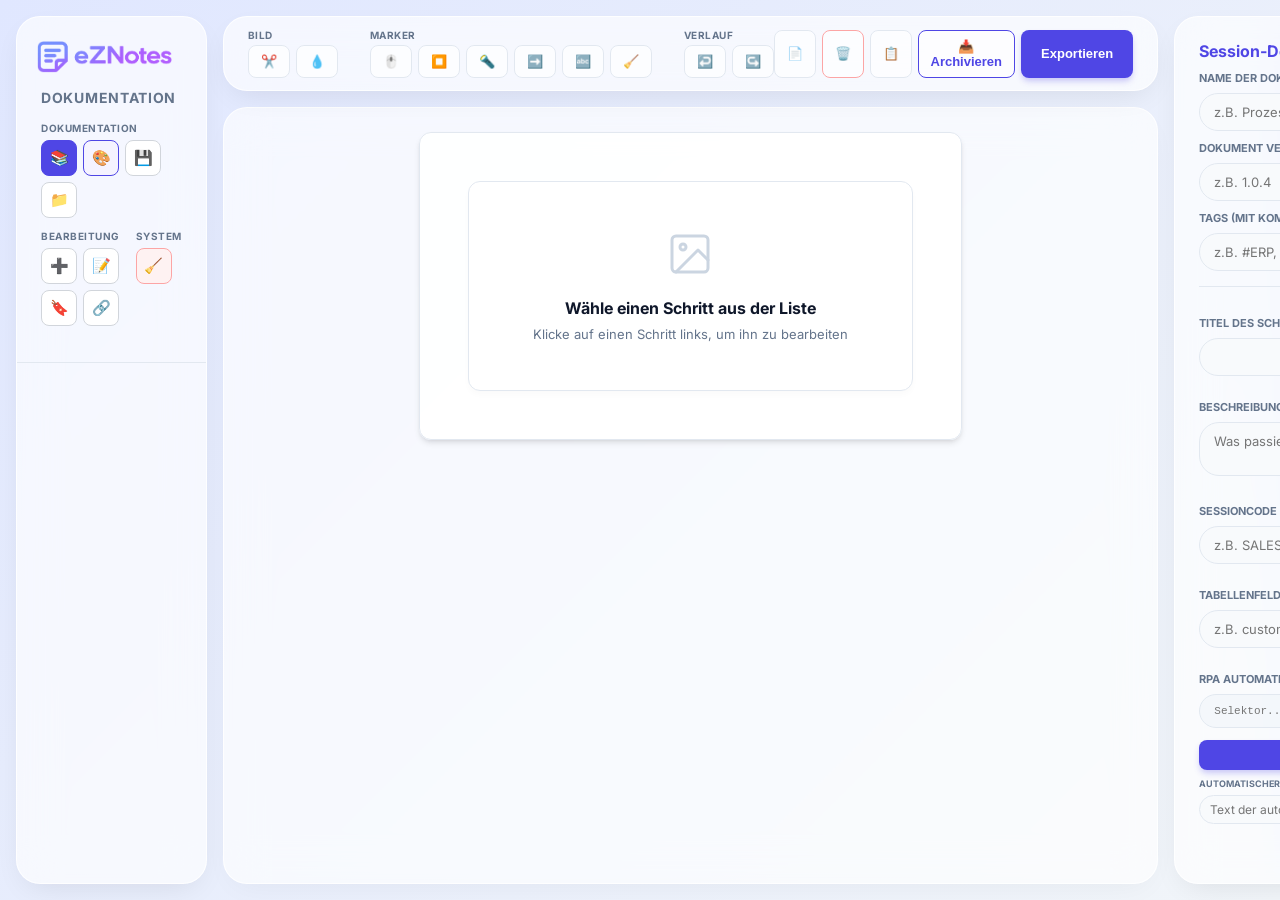
<file: ui/editor.html>
<!DOCTYPE html>
<html lang="de">

<head>
    <meta charset="UTF-8">
    <meta name="viewport" content="width=device-width, initial-scale=1.0">
    <title>eZNotes Editor</title>
    <link rel="icon" href="../icons/eZNotes.png" type="image/png">
    <script src="../js/libs/jspdf.umd.min.js"></script>
    <style>
        @import url('https://fonts.googleapis.com/css2?family=Inter:wght@400;500;600;700&display=swap');

        * {
            box-sizing: border-box;
        }

        :root {
            --bg-color: #f8fafc;
            --sidebar-bg: rgba(255, 255, 255, 0.65);
            --sidebar-border: rgba(255, 255, 255, 0.8);
            --card-bg: rgba(255, 255, 255, 0.9);
            --text-main: #0f172a;
            --text-muted: #64748b;
            --primary: #4f46e5;
            --primary-hover: #4338ca;
            --border-color: #e2e8f0;
            --accent: rgba(241, 245, 249, 0.7);
            --radius: 12px;
            --shadow: 0 1px 3px 0 rgb(0 0 0 / 0.1), 0 1px 2px -1px rgb(0 0 0 / 0.1);
            --shadow-md: 0 4px 6px -1px rgb(0 0 0 / 0.1), 0 2px 4px -2px rgb(0 0 0 / 0.1);
        }

        body {
            font-family: 'Inter', sans-serif;
            background: linear-gradient(135deg, #e0e7ff 0%, #f1f5f9 100%);
            color: var(--text-main);
            margin: 0;
            display: flex;
            height: 100vh;
            overflow: hidden;
            padding: 16px;
            gap: 16px;
            transition: background-color 0.3s, color 0.3s;
        }

        .sidebar {
            width: 320px;
            background: var(--sidebar-bg);
            backdrop-filter: blur(20px);
            -webkit-backdrop-filter: blur(20px);
            border: 1px solid var(--sidebar-border);
            border-radius: 24px;
            display: flex;
            flex-direction: column;
            box-shadow: 0 10px 30px -10px rgba(0, 0, 0, 0.1);
            z-index: 10;
        }

        .sidebar-header {
            padding: 24px;
            border-bottom: 1px solid var(--border-color);
        }

        .sidebar-header h2 {
            margin: 0;
            font-size: 18px;
            font-weight: 700;
            color: var(--primary);
            letter-spacing: -0.01em;
        }

        .step-list {
            list-style: none;
            padding: 8px;
            margin: 0;
            overflow-y: auto;
            flex: 1;
        }

        .step-item {
            padding: 12px 16px;
            border-radius: var(--radius);
            cursor: pointer;
            transition: all 0.2s cubic-bezier(0.4, 0, 0.2, 1);
            display: flex;
            gap: 12px;
            align-items: flex-start;
            margin-bottom: 4px;
            border: 1px solid transparent;
        }

        .step-item:hover {
            background: var(--accent);
        }

        .step-item.active {
            background: var(--accent);
            border-color: var(--primary);
            box-shadow: var(--shadow);
        }

        .step-number {
            background: var(--primary);
            color: white;
            width: 24px;
            height: 24px;
            border-radius: 50%;
            display: flex;
            align-items: center;
            justify-content: center;
            font-size: 11px;
            font-weight: 700;
            flex-shrink: 0;
            box-shadow: 0 2px 4px rgba(79, 70, 229, 0.2);
        }

        .step-info {
            overflow: hidden;
            flex: 1;
        }

        .step-title {
            font-size: 13px;
            font-weight: 600;
            margin-bottom: 2px;
            white-space: nowrap;
            overflow: hidden;
            text-overflow: ellipsis;
        }

        .step-desc {
            font-size: 11px;
            color: var(--text-muted);
            white-space: nowrap;
            overflow: hidden;
            text-overflow: ellipsis;
        }

        .step-item.selected-for-merge {
            background: rgba(79, 70, 229, 0.1);
            border: 1px dashed var(--primary);
        }

        .step-item.sensitive {
            border-left: 4px solid #ef4444;
        }

        .step-item.chapter {
            background: var(--bg-color);
            margin: 16px 8px;
            font-weight: 700;
            border-left: 3px solid #64748b;
        }

        .step-item.textblock {
            border-left: 3px solid var(--primary);
        }

        .main {
            flex: 1;
            display: flex;
            flex-direction: column;
            background: transparent;
        }

        .toolbar {
            padding: 12px 24px;
            background: var(--sidebar-bg);
            backdrop-filter: blur(20px);
            -webkit-backdrop-filter: blur(20px);
            border: 1px solid var(--sidebar-border);
            border-radius: 24px;
            margin-bottom: 16px;
            display: flex;
            justify-content: space-between;
            align-items: center;
            box-shadow: 0 10px 30px -10px rgba(0, 0, 0, 0.1);
            z-index: 5;
        }

        .btn-group {
            display: flex;
            flex-direction: column;
            gap: 4px;
        }

        .btn-group-label {
            font-size: 10px;
            font-weight: 700;
            color: var(--text-muted);
            text-transform: uppercase;
            letter-spacing: 0.05em;
        }

        .btn-row {
            display: flex;
            gap: 6px;
        }

        button {
            background: var(--sidebar-bg);
            border: 1px solid var(--border-color);
            padding: 8px 12px;
            border-radius: 8px;
            font-size: 13px;
            font-weight: 600;
            color: var(--text-main);
            cursor: pointer;
            transition: all 0.2s;
            display: flex;
            align-items: center;
            gap: 6px;
        }

        button:hover {
            background: var(--accent);
            border-color: var(--text-muted);
        }

        button.primary {
            background: var(--primary);
            color: white;
            border: none;
            padding: 8px 20px;
            box-shadow: 0 4px 6px -1px rgba(79, 70, 229, 0.3);
        }

        button.primary:hover {
            background: var(--primary-hover);
            transform: translateY(-1px);
            box-shadow: 0 6px 10px -1px rgba(79, 70, 229, 0.4);
        }

        .editor-area {
            flex: 1;
            padding: 24px;
            background: var(--sidebar-bg);
            backdrop-filter: blur(20px);
            -webkit-backdrop-filter: blur(20px);
            border: 1px solid var(--sidebar-border);
            border-radius: 24px;
            display: flex;
            justify-content: center;
            align-items: flex-start;
            overflow: auto;
            box-shadow: 0 10px 30px -10px rgba(0, 0, 0, 0.05);
        }

        .canvas-wrapper {
            background: var(--card-bg);
            box-shadow: var(--shadow-md);
            border-radius: var(--radius);
            padding: 0;
            position: relative;
            border: 1px solid var(--border-color);
            overflow: hidden;
        }

        canvas {
            display: block;
            max-width: 100%;
        }

        .meta-editor {
            width: 320px;
            flex-shrink: 0;
            background: var(--sidebar-bg);
            backdrop-filter: blur(20px);
            -webkit-backdrop-filter: blur(20px);
            border: 1px solid var(--sidebar-border);
            border-radius: 24px;
            padding: 24px;
            display: flex;
            flex-direction: column;
            gap: 24px;
            overflow-y: auto;
            box-shadow: 0 10px 30px -10px rgba(0, 0, 0, 0.1);
            z-index: 10;
        }

        .form-group label {
            display: block;
            font-size: 11px;
            font-weight: 700;
            margin-bottom: 8px;
            color: var(--text-muted);
            text-transform: uppercase;
        }

        .form-group input,
        .form-group textarea {
            width: 100%;
            padding: 10px 14px;
            background: var(--bg-color);
            border: 1px solid var(--border-color);
            border-radius: 20px;
            color: var(--text-main);
            font-family: inherit;
            font-size: 13px;
            transition: border-color 0.2s;
        }

        .form-group input:focus,
        .form-group textarea:focus {
            outline: none;
            border-color: var(--primary);
        }

        .modal-overlay {
            position: fixed;
            inset: 0;
            background: rgba(15, 23, 42, 0.6);
            backdrop-filter: blur(8px);
            display: none;
            align-items: center;
            justify-content: center;
            z-index: 1000;
        }

        .modal {
            background: var(--card-bg);
            padding: 24px 28px 28px 28px;
            border-radius: 20px;
            width: 480px;
            max-width: 90vw;
            box-shadow: 0 20px 40px -10px rgba(0, 0, 0, 0.25);
            border: 1px solid var(--border-color);
            position: relative;
        }

        button.modal-close-btn {
            position: absolute;
            top: 16px;
            right: 16px;
            background: transparent;
            border: none;
            padding: 0;
            display: flex;
            align-items: center;
            justify-content: center;
            width: 28px;
            height: 28px;
            border-radius: 50%;
            cursor: pointer;
            color: var(--text-muted);
            box-shadow: none !important;
            transition: all 0.2s ease;
        }

        button.modal-close-btn:hover {
            background: var(--accent);
            color: var(--text-main);
        }

        .export-options {
            display: grid;
            grid-template-columns: repeat(2, 1fr);
            gap: 12px;
            margin-top: 20px;
        }

        .export-card {
            border: 1px solid var(--border-color);
            padding: 12px 10px;
            border-radius: 10px;
            cursor: pointer;
            text-align: center;
            transition: all 0.2s;
            background: var(--bg-color);
            display: flex;
            flex-direction: column;
            align-items: center;
            justify-content: flex-start;
        }

        .export-card .icon {
            margin-bottom: 8px;
            display: flex;
            align-items: center;
            justify-content: center;
            height: 36px;
            width: 36px;
            border-radius: 50%;
            background: var(--accent);
            color: var(--primary);
        }

        .export-card .icon svg {
            width: 18px;
            height: 18px;
        }

        .export-card .label {
            font-size: 12px;
            font-weight: 600;
        }

        .export-card small {
            font-size: 10px;
            margin-top: 2px;
            color: var(--text-muted);
        }

        .export-card:hover {
            border-color: var(--primary);
            transform: translateY(-1px);
            box-shadow: var(--shadow);
        }

        .rich-editor-container {
            background: var(--card-bg);
            border-radius: 16px;
            box-shadow: var(--shadow-md);
            border: 1px solid var(--border-color);
            width: 100%;
            max-width: 1400px;
            margin: 0 auto;
        }

        .rich-editor-toolbar {
            padding: 12px;
            border-bottom: 1px solid var(--border-color);
            background: var(--sidebar-bg);
            border-radius: 16px 16px 0 0;
            display: flex;
            gap: 8px;
        }

        .rich-editor-content {
            padding: 48px;
            min-height: 500px;
            outline: none;
            font-size: 16px;
            color: var(--text-main);
        }

        @keyframes pulse {
            0% { box-shadow: 0 0 0 0 rgba(16, 185, 129, 0.4); }
            70% { box-shadow: 0 0 0 6px rgba(16, 185, 129, 0); }
            100% { box-shadow: 0 0 0 0 rgba(16, 185, 129, 0); }
        }
</style>
</head>

<body>
    <div class="sidebar">
        <div class="sidebar-header">
            <div style="display: flex; flex-direction: column; gap: 16px;">
                <img src="../assets/logo.png" alt="eZNotes"
                    style="height: 32px; width: fit-content; display: block; margin-left: -4px;">
                <h2
                    style="margin: 0; font-size: 14px; color: var(--text-muted); text-transform: uppercase; letter-spacing: 0.05em;">
                    Dokumentation</h2>
                <div id="editorUpdateBanner" style="display: none; padding: 8px 12px; background: #ecfdf5; border: 1px solid #a7f3d0; border-radius: 8px; font-size: 11px; color: #065f46; font-weight: 600; cursor: pointer; text-align: center; margin-bottom: 8px; box-shadow: 0 1px 2px rgba(0,0,0,0.05); animation: pulse 2s infinite;" title="Update-Anleitung anzeigen">
                    🔄 Update v<span id="editorRemoteVersion"></span> verfügbar!
                </div>
                <div class="sidebar-menu">
                    <style>
                        .sidebar-menu-section {
                            margin-bottom: 12px;
                        }
                        .sidebar-menu-label {
                            font-size: 10px;
                            font-weight: 700;
                            color: var(--text-muted);
                            text-transform: uppercase;
                            letter-spacing: 0.05em;
                            margin-bottom: 6px;
                        }
                        .sidebar-menu-grid {
                            display: flex;
                            gap: 6px;
                            flex-wrap: wrap;
                        }
                        .sidebar-menu-btn {
                            width: 36px;
                            height: 36px;
                            border-radius: 8px;
                            border: 1px solid #d1d5db;
                            background: white;
                            cursor: pointer;
                            display: flex;
                            align-items: center;
                            justify-content: center;
                            font-size: 15px;
                            transition: all 0.2s;
                        }
                        .sidebar-menu-btn:hover {
                            background: #f1f5f9;
                            border-color: #94a3b8;
                            transform: translateY(-1px);
                        }

                        #btnLibrary { background: #4f46e5; border-color: #4f46e5; color: white; }
                        #btnLibrary:hover { background: #4338ca; border-color: #4338ca; }
                        #btnBranding { background: #f5f3ff; border-color: #4f46e5; color: #4f46e5; }
                        #btnBranding:hover { background: #ede9fe; }
                        #btnClearCache { background: #fef2f2; border-color: #fca5a5; color: #ef4444; }
                        #btnClearCache:hover { background: #fee2e2; border-color: #ef4444; }
</style>

                    <div class="sidebar-menu-section">
                        <div class="sidebar-menu-label">DOKUMENTATION</div>
                        <div class="sidebar-menu-grid">
                            <button id="btnLibrary" class="sidebar-menu-btn" title="Bibliothek öffnen">📚</button>
                            <button id="btnBranding" class="sidebar-menu-btn" title="Branding & Design-Einstellungen">🎨</button>
                            <button id="btnBackup" class="sidebar-menu-btn" title="Session sichern (.json)">💾</button>
                            <button id="btnRestore" class="sidebar-menu-btn" title="Session laden">📁</button>
                        </div>
                    </div>

                    <div style="display: flex; gap: 16px;">
                        <div class="sidebar-menu-section" style="flex: 1;">
                            <div class="sidebar-menu-label">BEARBEITUNG</div>
                            <div class="sidebar-menu-grid">
                                <button id="btnAddStep" class="sidebar-menu-btn" title="Neuen Schritt hinzufügen">➕</button>
                                <button id="btnAddTextBlock" class="sidebar-menu-btn" title="Textblock hinzufügen">📝</button>
                                <button id="btnAddChapter" class="sidebar-menu-btn" title="Kapitel-Trenner hinzufügen">🔖</button>
                                <button id="btnMerge" class="sidebar-menu-btn" title="Markierte Schritte zusammenführen">🔗</button>
                            </div>
                        </div>

                        <div class="sidebar-menu-section">
                            <div class="sidebar-menu-label">SYSTEM</div>
                            <div class="sidebar-menu-grid">
                                <button id="btnClearCache" class="sidebar-menu-btn" title="RAM & Cache leeren">🧹</button>
                            </div>
                        </div>
                    </div>

                    <input type="file" id="restoreFile" style="display: none;" accept=".json">
                    <input type="file" id="importImage" style="display: none;" accept="image/*">
                </div>
            </div>
        </div>
        <ul class="step-list" id="stepList">

        </ul>
    </div>

    <div class="main">
        <div class="toolbar">
            <div style="display: flex; gap: 32px; align-items: center;">
                <div class="btn-group">
                    <span class="btn-group-label">Bild</span>
                    <div class="btn-row">
                        <button id="btnCrop" title="Zuschneiden">✂️</button>
                        <button id="btnBlur" title="Verpixeln">💧</button>
                    </div>
                </div>

                <div class="btn-group">
                    <span class="btn-group-label">Marker</span>
                    <div class="btn-row">
                        <button id="btnSelect" title="Marker auswählen/verschieben (Doppelklick auf Text zum Bearbeiten)">🖱️</button>
                        <button id="btnRect" title="Bereich markieren (Viereck)">⏹️</button>
                        <button id="btnSpotlight" title="Spotlight (Umgebung abdunkeln & Fokus hervorheben)">🔦</button>
                        <button id="btnArrow" title="Pfeil zeichnen">➡️</button>
                        <button id="btnText" title="Text-Anmerkung / Callout ins Bild setzen">🔤</button>
                        <button id="btnResetMarker" title="Alle Marker entfernen" style="color: #ef4444;">🧹</button>
                    </div>
                </div>

                <div class="btn-group">
                    <span class="btn-group-label">Verlauf</span>
                    <div class="btn-row">
                        <button id="btnUndo" title="Rückgängig">↩️</button>
                        <button id="btnRedo" title="Wiederholen">↪️</button>
                    </div>
                </div>
            </div>

            <div style="display: flex; gap: 12px; align-items: center;">
                <div class="btn-row">
                    <button id="btnDuplicateStep" title="Aktuellen Schritt duplizieren">📄</button>
                    <button id="btnRemoveStep" style="color: #ef4444; border-color: #fca5a5;"
                        title="Schritt löschen">🗑️</button>
                    <button id="btnQuickCopy" title="Bild kopieren">📋</button>
                    <button id="btnSaveLibrary" style="border-color: var(--primary); color: var(--primary);"
                        title="In Bibliothek speichern">📥 Archivieren</button>
                    <button class="primary" id="btnExport">Exportieren</button>
                </div>
            </div>
        </div>

        <div class="editor-area">
            <div class="canvas-wrapper" id="canvasWrapper">
                <div class="empty-state" style="display: flex; flex-direction: column; align-items: center; justify-content: center; height: 100%; width: 100%; padding: 48px; box-sizing: border-box;">
                    <div style="background: white; border: 1px solid var(--border-color); border-radius: 12px; padding: 48px 64px; text-align: center; box-shadow: 0 4px 6px rgba(0,0,0,0.02);">
                        <svg width="48" height="48" viewBox="0 0 24 24" fill="none" stroke="#cbd5e1" stroke-width="1.5" stroke-linecap="round" stroke-linejoin="round" style="margin-bottom: 16px;">
                            <rect x="3" y="3" width="18" height="18" rx="2" ry="2"></rect>
                            <circle cx="8.5" cy="8.5" r="1.5"></circle>
                            <polyline points="21 15 16 10 5 21"></polyline>
                        </svg>
                        <h3 style="margin: 0 0 8px 0; font-size: 16px; color: var(--text-main);">Wähle einen Schritt aus der Liste</h3>
                        <p style="margin: 0; font-size: 13px; color: var(--text-muted);">Klicke auf einen Schritt links, um ihn zu bearbeiten</p>
                    </div>
                </div>
            </div>
        </div>
    </div>

    <div class="meta-editor">
        <div style="border-bottom: 1px solid var(--border-color); padding-bottom: 15px; margin-bottom: 5px;">
            <label style="font-weight: 700; color: var(--primary);">Session-Details</label>
            <div class="form-group" style="margin-top: 10px;">
                <label>Name der Dokumentation</label>
                <input type="text" id="documentTitleInput" placeholder="z.B. Prozess-Beschreibung">
            </div>
            <div class="form-group" style="margin-top: 10px;">
                <label>Dokument Version</label>
                <input type="text" id="sessionVersionInput" placeholder="z.B. 1.0.4">
            </div>
            <div class="form-group" style="margin-top: 10px;">
                <label>Tags (mit Komma trennen)</label>
                <input type="text" id="sessionTagsInput" placeholder="z.B. #ERP, #Handbuch">
            </div>
        </div>
        <div class="form-group">
            <label id="titleLabel">Titel des Schritts</label>
            <input type="text" id="stepTitleInput">
        </div>
        <div class="form-group">
            <label>Beschreibung</label>
            <div style="position: relative;">
                <textarea id="stepDescInput" placeholder="Was passiert hier?"></textarea>
            </div>
        </div>
        <div class="form-group">
            <label>Sessioncode</label>
            <input type="text" id="stepSessionInput" placeholder="z.B. SALES_ORDER_01">
        </div>
        <div class="form-group">
            <label>Tabellenfeld</label>
            <input type="text" id="stepFieldInput" placeholder="z.B. customer.name">
        </div>
        <div class="form-group" id="selectorContainer">
            <label>RPA Automatisierung</label>
            <div style="display: flex; flex-direction: column; gap: 8px;">
                <div style="display: flex; gap: 8px;">
                    <input type="text" id="stepSelectorInput" readonly
                        style="flex: 1; font-family: monospace; font-size: 11px; background: var(--accent); min-width: 0;"
                        placeholder="Selektor...">
                    <button id="btnPlayStep" title="Diesen Schritt testen" style="padding: 4px 12px; flex-shrink: 0;">▶️ Test</button>
                </div>
                <button id="btnPlayAll" class="primary" title="Alle Schritte nacheinander abspielen"
                        style="width: 100%; justify-content: center; padding: 8px 12px; font-size: 12px; margin-top: 4px;">🚀 Play All (Makro)</button>
                <div style="display: flex; gap: 8px; width: 100%;">
                    <div style="flex: 1; display: flex; flex-direction: column; gap: 4px; min-width: 0;">
                        <label style="font-size: 9px; margin-bottom: 2px;">Automatischer Text (Makro)</label>
                        <input type="text" id="stepValueInput" placeholder="Text der automatisch getippt werden soll..."
                            style="font-size: 12px; padding: 6px 10px; width: 100%; box-sizing: border-box;">
                    </div>
                    <div style="width: 80px; display: flex; flex-direction: column; gap: 4px; flex-shrink: 0;">
                        <label style="font-size: 9px; margin-bottom: 2px;">Pause (Sek)</label>
                        <input type="number" id="stepDelayInput" step="0.5" min="0" placeholder="3.5"
                            style="font-size: 12px; padding: 6px 10px; width: 100%; box-sizing: border-box;">
                    </div>
                </div>
            </div>
        </div>
    </div>

    <div class="modal-overlay" id="exportModal">
        <div class="modal">
            <button class="modal-close-btn" id="btnCancelExport" title="Abbrechen">
                <svg width="14" height="14" viewBox="0 0 24 24" fill="none" stroke="currentColor" stroke-width="2.5" stroke-linecap="round" stroke-linejoin="round">
                    <line x1="18" y1="6" x2="6" y2="18"></line>
                    <line x1="6" y1="6" x2="18" y2="18"></line>
                </svg>
            </button>
            <h3 style="margin-top: 0; margin-bottom: 16px; font-family: inherit; font-size: 16px; font-weight: 700;">Dokument exportieren</h3>
            <div class="form-group" style="margin-bottom: 16px;">
                <label style="font-size: 10px; font-weight: 700; color: var(--text-muted); text-transform: uppercase;">Name der Dokumentation</label>
                <input type="text" id="exportTitleInput" placeholder="Meine Dokumentation" value="Dokumentation" style="width: 100%; padding: 8px 12px; font-size: 13px; border-radius: 8px; border: 1px solid var(--border-color); background: var(--bg-color);">
            </div>
            <div class="export-options">

                <div class="export-card" id="exportPDF" style="padding-bottom: 6px;">
                    <div class="icon">
                        <svg viewBox="0 0 24 24" fill="none" stroke="currentColor" stroke-width="2">
                            <path d="M14 2H6a2 2 0 0 0-2 2v16a2 2 0 0 0 2 2h12a2 2 0 0 0 2-2V8z"></path>
                            <polyline points="14 2 14 8 20 8"></polyline>
                            <line x1="16" y1="13" x2="8" y2="13"></line>
                            <line x1="16" y1="17" x2="8" y2="17"></line>
                        </svg>
                    </div>
                    <div class="label">PDF Handbuch</div>
                    <small>Vorschau & Druck</small>
                    <div style="margin-top: auto; padding-top: 6px; width: 100%;">
                        <button id="exportDirectPDF"
                            style="width: 100%; display: flex; align-items: center; justify-content: center; background: transparent; border: none; padding: 2px; font-size: 9px; color: var(--primary); font-weight: 700; cursor: pointer; box-shadow: none !important;"
                            title="Direkt als fertige .pdf Datei herunterladen (ohne Druckdialog)">
                            <svg width="10" height="10" viewBox="0 0 24 24" fill="none" stroke="currentColor" stroke-width="2.5" style="margin-right: 3px;">
                                <path d="M21 15v4a2 2 0 0 1-2 2H5a2 2 0 0 1-2-2v-4"></path>
                                <polyline points="7 10 12 15 17 10"></polyline>
                                <line x1="12" y1="15" x2="12" y2="3"></line>
                            </svg>
                            Direkt-PDF (.pdf)
                        </button>
                    </div>
                </div>

                <div class="export-card" id="exportWord">
                    <div class="icon" style="color: #2563eb; background: #eff6ff;">
                        <svg viewBox="0 0 24 24" fill="none" stroke="currentColor" stroke-width="2">
                            <path d="M14 2H6a2 2 0 0 0-2 2v16a2 2 0 0 0 2 2h12a2 2 0 0 0 2-2V8z"></path>
                            <polyline points="14 2 14 8 20 8"></polyline>
                            <path d="M8 13l2 5 2-5 2 5 2-5"></path>
                        </svg>
                    </div>
                    <div class="label">Word Dokument</div>
                    <small>Direkt-Download (.doc)</small>
                </div>

                <div class="export-card" id="exportYouTrack">
                    <div class="icon">
                        <svg viewBox="0 0 24 24" fill="none" stroke="currentColor" stroke-width="2">
                            <path d="M16 4h2a2 2 0 0 1 2 2v14a2 2 0 0 1-2 2H6a2 2 0 0 1-2-2V6a2 2 0 0 1 2-2h2"></path>
                            <rect x="8" y="2" width="8" height="4" rx="1" ry="1"></rect>
                        </svg>
                    </div>
                    <div class="label">YouTrack (MD)</div>
                    <small>Markdown für Clipboard</small>
                </div>

                <div class="export-card" id="exportLive">
                    <div class="icon">
                        <svg viewBox="0 0 24 24" fill="none" stroke="currentColor" stroke-width="2" stroke-linecap="round" stroke-linejoin="round">
                            <polygon points="5 3 19 12 5 21 5 3"></polygon>
                        </svg>
                    </div>
                    <div class="label">Live Overlay</div>
                    <small>Direkt auf Website</small>
                </div>

                <div class="export-card" id="exportTour" style="padding-bottom: 6px; grid-column: 1 / -1;">
                    <div class="icon">
                        <svg viewBox="0 0 24 24" fill="none" stroke="currentColor" stroke-width="2">
                            <circle cx="12" cy="12" r="10"></circle>
                            <polygon points="10 8 16 12 10 16 10 8"></polygon>
                        </svg>
                    </div>
                    <div class="label">Interaktive Klickanleitung (Tour)</div>
                    <small>Im Browser erleben oder als Offline-HTML teilen</small>

                    <div style="margin-top: auto; padding-top: 6px; width: 100%;">
                        <button id="downloadTour"
                            style="width: 100%; display: flex; align-items: center; justify-content: center; background: transparent; border: none; padding: 2px; font-size: 9px; color: var(--text-muted); cursor: pointer; box-shadow: none !important;"
                            title="Als Offline-Datei (.html) speichern">
                            <svg width="10" height="10" viewBox="0 0 24 24" fill="none" stroke="currentColor" stroke-width="2" style="margin-right: 3px;">
                                <path d="M21 15v4a2 2 0 0 1-2 2H5a2 2 0 0 1-2-2v-4"></path>
                                <polyline points="7 10 12 15 17 10"></polyline>
                                <line x1="12" y1="15" x2="12" y2="3"></line>
                            </svg>
                            Offline Download (.html)
                        </button>
                    </div>
                </div>
            </div>
        </div>
    </div>

    <div class="modal-overlay" id="brandingModal">
        <div class="modal" style="max-width: 480px; width: 100%;">
            <button class="modal-close-btn" id="btnCancelBrandingModal" title="Abbrechen">
                <svg width="14" height="14" viewBox="0 0 24 24" fill="none" stroke="currentColor" stroke-width="2.5" stroke-linecap="round" stroke-linejoin="round">
                    <line x1="18" y1="6" x2="6" y2="18"></line>
                    <line x1="6" y1="6" x2="18" y2="18"></line>
                </svg>
            </button>
            <h3 style="margin-top: 0; margin-bottom: 8px; font-family: inherit; font-size: 16px; font-weight: 700;">🎨 Custom Branding & Templates</h3>
            <p style="font-size: 11px; color: var(--text-muted); margin-bottom: 16px; line-height: 1.4;">
                Passe das visuelle Erscheinungsbild deiner exportierten Dokumentationen (PDF und HTML) an deine Corporate Identity an.
            </p>

            <div style="display: flex; flex-direction: column; gap: 16px; max-height: 400px; overflow-y: auto; padding-right: 4px;">

                <div class="form-group">
                    <label>Firmenlogo (PDF / HTML Export)</label>
                    <div style="display: flex; gap: 12px; align-items: center; margin-top: 6px;">
                        <img id="brandingLogoPreview" src="../assets/logo.png" style="max-height: 40px; max-width: 120px; object-fit: contain; border: 1px solid var(--border-color); padding: 4px; border-radius: 4px; background: #f8fafc;">
                        <div style="display: flex; flex-direction: column; gap: 4px;">
                            <button id="btnUploadLogo" class="primary" style="padding: 4px 10px; font-size: 11px; font-weight: 600; box-shadow: none;">Logo hochladen</button>
                            <button id="btnResetLogo" style="padding: 4px 10px; font-size: 11px; color: #ef4444; border-color: #fca5a5;">Standard wiederherstellen</button>
                        </div>
                        <input type="file" id="logoUploadInput" style="display: none;" accept="image/*">
                    </div>
                </div>

                <div class="form-group">
                    <label>Primärfarbe (Theme Color)</label>
                    <div style="display: flex; gap: 8px; align-items: center; margin-top: 6px;">
                        <input type="color" id="brandingPrimaryColor" style="width: 44px; height: 36px; padding: 2px; border: 1px solid var(--border-color); border-radius: 6px; cursor: pointer;">
                        <div id="colorPresets" style="display: flex; gap: 6px;">
                            <span class="color-preset" data-color="#4f46e5" style="background: #4f46e5; width: 24px; height: 24px; border-radius: 50%; cursor: pointer; border: 2px solid transparent; transition: transform 0.2s;"></span>
                            <span class="color-preset" data-color="#10b981" style="background: #10b981; width: 24px; height: 24px; border-radius: 50%; cursor: pointer; border: 2px solid transparent; transition: transform 0.2s;"></span>
                            <span class="color-preset" data-color="#0284c7" style="background: #0284c7; width: 24px; height: 24px; border-radius: 50%; cursor: pointer; border: 2px solid transparent; transition: transform 0.2s;"></span>
                            <span class="color-preset" data-color="#dc2626" style="background: #dc2626; width: 24px; height: 24px; border-radius: 50%; cursor: pointer; border: 2px solid transparent; transition: transform 0.2s;"></span>
                            <span class="color-preset" data-color="#334155" style="background: #334155; width: 24px; height: 24px; border-radius: 50%; cursor: pointer; border: 2px solid transparent; transition: transform 0.2s;"></span>
                        </div>
                    </div>
                </div>

                <div class="form-group">
                    <label>Schriftart (Typography)</label>
                    <select id="brandingFontFamily" style="width: 100%; padding: 10px 14px; background: var(--bg-color); border: 1px solid var(--border-color); border-radius: 20px; color: var(--text-main); font-size: 13px;">
                        <option value="Inter">Inter (Standard)</option>
                        <option value="Outfit">Outfit (Modern / Premium)</option>
                        <option value="Roboto">Roboto (Klassisch)</option>
                        <option value="Open Sans">Open Sans</option>
                        <option value="Courier New">Courier New (Monospace)</option>
                    </select>
                </div>

                <div style="border-top: 1px solid var(--border-color); padding-top: 12px;">
                    <label style="font-weight: 700; color: var(--primary); font-size: 10px; display: block; margin-bottom: 8px;">PRÄSENTATION</label>

                    <div style="display: flex; flex-direction: column; gap: 12px;">

                        <label style="display: flex; align-items: center; gap: 8px; text-transform: none; font-weight: 500; font-size: 13px; color: var(--text-main);">
                            <input type="checkbox" id="brandingEnableTourAnimations" style="width: 16px; height: 16px; margin: 0;" checked>
                            Animierte Tour (Auto-Zoom & Cursor-Glättung)
                        </label>

                        <label style="display: flex; align-items: center; gap: 8px; text-transform: none; font-weight: 500; font-size: 13px; color: var(--text-main);">
                            <input type="checkbox" id="brandingDeviceFrame" style="width: 16px; height: 16px; margin: 0;">
                            Browser-Fenster (macOS Style)
                        </label>

                        <div class="form-group">
                            <label style="font-size: 11px;">Hintergrund-Stil</label>
                            <select id="brandingBgStyle" style="width: 100%; padding: 8px 12px; background: var(--bg-color); border: 1px solid var(--border-color); border-radius: 8px; font-size: 12px; margin-top: 4px;">
                                <option value="none">Keiner (Transparent/Weiß)</option>
                                <option value="solid">Einfarbig (Primärfarbe)</option>
                                <option value="gradient1">Gradient: Ocean Blue</option>
                                <option value="gradient2">Gradient: Sunset Purple</option>
                                <option value="gradient3">Gradient: Emerald</option>
                            </select>
                        </div>

                        <div class="form-group">
                            <label style="font-size: 11px; display: flex; justify-content: space-between;">
                                Ecken abrunden (Radius) <span id="valRadius" style="color:var(--text-main);">12px</span>
                            </label>
                            <input type="range" id="brandingFrameRadius" min="0" max="40" value="12" style="width: 100%; margin-top: 4px;">
                        </div>

                        <div class="form-group">
                            <label style="font-size: 11px; display: flex; justify-content: space-between;">
                                Schlagschatten (Shadow) <span id="valShadow" style="color:var(--text-main);">20%</span>
                            </label>
                            <input type="range" id="brandingFrameShadow" min="0" max="100" value="20" style="width: 100%; margin-top: 4px;">
                        </div>

                        <div class="form-group">
                            <label style="font-size: 11px; display: flex; justify-content: space-between;">
                                Außenabstand (Padding) <span id="valPadding" style="color:var(--text-main);">32px</span>
                            </label>
                            <input type="range" id="brandingFramePadding" min="0" max="100" value="32" style="width: 100%; margin-top: 4px;">
                        </div>
                    </div>
                </div>

                <div style="border-top: 1px solid var(--border-color); padding-top: 12px;">
                    <label style="font-weight: 700; color: var(--text-muted); font-size: 10px; display: block; margin-bottom: 8px;">KOPF- & FUSSZEILEN (PRINT / PDF)</label>

                    <div style="display: flex; flex-direction: column; gap: 12px;">
                        <div>
                            <label style="display: flex; align-items: center; gap: 8px; text-transform: none; font-weight: 500; font-size: 13px; color: var(--text-main);">
                                <input type="checkbox" id="brandingShowHeader" style="width: 16px; height: 16px; margin: 0;"> Kopfzeile anzeigen
                            </label>
                            <input type="text" id="brandingHeaderText" placeholder="Firmenname oder Abteilung..." style="width: 100%; padding: 8px 12px; font-size: 12px; border-radius: 8px; border: 1px solid var(--border-color); background: var(--bg-color); margin-top: 6px;">
                        </div>

                        <div>
                            <label style="display: flex; align-items: center; gap: 8px; text-transform: none; font-weight: 500; font-size: 13px; color: var(--text-main);">
                                <input type="checkbox" id="brandingShowFooter" style="width: 16px; height: 16px; margin: 0;"> Fußzeile anzeigen
                            </label>
                            <input type="text" id="brandingFooterText" placeholder="Vertraulichkeitsstufe, Urheberrecht..." style="width: 100%; padding: 8px 12px; font-size: 12px; border-radius: 8px; border: 1px solid var(--border-color); background: var(--bg-color); margin-top: 6px;">
                        </div>

                        <label style="display: flex; align-items: center; gap: 8px; text-transform: none; font-weight: 500; font-size: 13px; color: var(--text-main);">
                            <input type="checkbox" id="brandingShowPageNumbers" style="width: 16px; height: 16px; margin: 0;"> Seitenzahlen anzeigen
                        </label>
                    </div>
                </div>
            </div>

            <div style="margin-top: 24px; display: flex; justify-content: flex-end; gap: 12px;">
                <button id="btnSaveBranding" class="primary" style="font-size: 12px; padding: 6px 16px; border-radius: 8px; cursor: pointer;">Speichern</button>
            </div>
        </div>
    </div>

    <script src="../js/image_store.js"></script>
    <script src="../js/editor.js"></script>
</body>

</html>
</file>
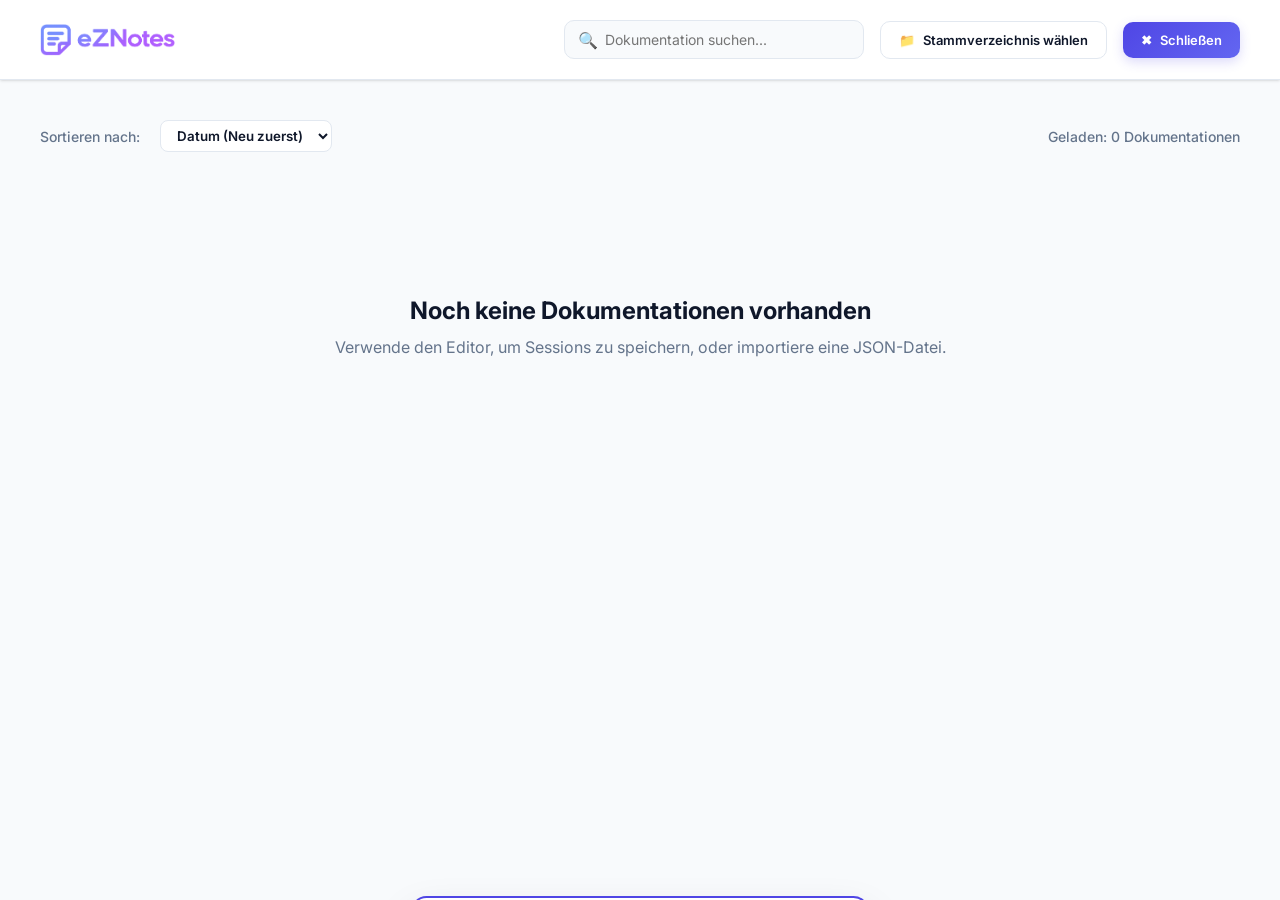
<file: ui/library.html>
<!doctype html>
<html lang="de">

<head>
    <meta charset="utf-8" />
    <title>eZNotes - Bibliothek</title>
    <style>
        @import url('https://fonts.googleapis.com/css2?family=Inter:wght@400;500;600;700&display=swap');

        :root {
            --bg-color: #f8fafc;
            --sidebar-bg: #ffffff;
            --card-bg: #ffffff;
            --text-main: #0f172a;
            --text-muted: #64748b;
            --primary: #4f46e5;
            --primary-hover: #4338ca;
            --border-color: #e2e8f0;
            --accent: #f1f5f9;
            --radius: 12px;
            --shadow: 0 1px 3px 0 rgb(0 0 0 / 0.1), 0 1px 2px -1px rgb(0 0 0 / 0.1);
            --shadow-md: 0 4px 6px -1px rgb(0 0 0 / 0.1), 0 2px 4px -2px rgb(0 0 0 / 0.1);
            --primary-gradient: linear-gradient(135deg, #4f46e5 0%, #6366f1 100%);
        }

        * {
            margin: 0;
            padding: 0;
            box-sizing: border-box;
        }

        body {
            font-family: 'Inter', sans-serif;
            background-color: var(--bg-color);
            color: var(--text-main);
            min-height: 100vh;
            display: flex;
            flex-direction: column;
            transition: background-color 0.3s, color 0.3s;
        }

        header {
            padding: 20px 40px;
            background: var(--sidebar-bg);
            border-bottom: 1px solid var(--border-color);
            position: sticky;
            top: 0;
            z-index: 100;
            display: flex;
            align-items: center;
            justify-content: space-between;
            box-shadow: var(--shadow);
        }

        .logo-area {
            display: flex;
            align-items: center;
            gap: 12px;
        }

        .logo-area h1 {
            font-size: 20px;
            font-weight: 800;
            background: var(--primary-gradient);
            -webkit-background-clip: text;
            background-clip: text;
            -webkit-text-fill-color: transparent;
            letter-spacing: -0.025em;
        }

        .actions-area {
            display: flex;
            align-items: center;
            gap: 16px;
        }

        .search-container {
            position: relative;
            width: 300px;
        }

        .search-container input {
            width: 100%;
            padding: 10px 16px 10px 40px;
            background: var(--bg-color);
            border: 1px solid var(--border-color);
            border-radius: 10px;
            color: var(--text-main);
            font-family: inherit;
            font-size: 14px;
            transition: all 0.2s;
        }

        .search-container input:focus {
            outline: none;
            border-color: var(--primary);
            box-shadow: 0 0 0 3px rgba(99, 102, 241, 0.1);
        }

        .search-icon {
            position: absolute;
            left: 14px;
            top: 50%;
            transform: translateY(-50%);
            color: var(--text-muted);
        }

        .btn {
            padding: 10px 18px;
            border-radius: 10px;
            font-weight: 600;
            font-size: 13px;
            cursor: pointer;
            transition: all 0.2s;
            border: 1px solid var(--border-color);
            display: flex;
            align-items: center;
            gap: 8px;
            font-family: inherit;
        }

        .btn-primary {
            background: var(--primary-gradient);
            color: white;
            border: none;
            box-shadow: 0 4px 12px rgba(79, 70, 229, 0.2);
        }

        .btn-primary:hover {
            transform: translateY(-1px);
            box-shadow: 0 6px 16px rgba(79, 70, 229, 0.3);
        }

        .btn-secondary {
            background: var(--card-bg);
            color: var(--text-main);
        }

        .btn-secondary:hover {
            border-color: var(--primary);
            color: var(--primary);
            background: var(--accent);
        }

        main {
            padding: 40px;
            max-width: 1300px;
            margin: 0 auto;
            width: 100%;
            flex: 1;
        }

        .filters {
            display: flex;
            align-items: center;
            gap: 20px;
            margin-bottom: 32px;
            color: var(--text-muted);
            font-size: 14px;
            font-weight: 500;
        }

        .filters select {
            background: var(--card-bg);
            border: 1px solid var(--border-color);
            color: var(--text-main);
            font-weight: 600;
            cursor: pointer;
            font-family: inherit;
            padding: 6px 12px;
            border-radius: 8px;
        }

        .filters select:focus {
            outline: none;
            border-color: var(--primary);
        }

        .tag-cloud {
            display: flex;
            flex-wrap: wrap;
            gap: 8px;
            margin-bottom: 32px;
        }

        .tag-chip {
            padding: 6px 14px;
            background: var(--card-bg);
            border: 1px solid var(--border-color);
            border-radius: 20px;
            font-size: 12px;
            font-weight: 500;
            cursor: pointer;
            transition: all 0.2s;
            color: var(--text-muted);
        }

        .tag-chip:hover {
            border-color: var(--primary);
            color: var(--primary);
        }

        .tag-chip.active {
            background: var(--primary);
            border-color: var(--primary);
            color: white;
        }

        .library-grid {
            display: grid;
            grid-template-columns: repeat(auto-fill, minmax(320px, 1fr));
            gap: 24px;
        }

        .session-card {
            background: var(--card-bg);
            border: 1px solid var(--border-color);
            border-radius: var(--radius);
            padding: 24px;
            transition: all 0.3s cubic-bezier(0.4, 0, 0.2, 1);
            position: relative;
            overflow: hidden;
            display: flex;
            flex-direction: column;
            gap: 16px;
            box-shadow: var(--shadow);
        }

        .session-card:hover {
            border-color: var(--primary);
            transform: translateY(-4px);
            box-shadow: var(--shadow-md);
        }

        .session-badge {
            position: absolute;
            top: 12px;
            right: 12px;
            background: var(--accent);
            color: var(--primary);
            padding: 4px 10px;
            border-radius: 20px;
            font-size: 10px;
            font-weight: 700;
            text-transform: uppercase;
            border: 1px solid var(--border-color);
        }

        .session-title {
            font-size: 18px;
            font-weight: 700;
            margin-bottom: 4px;
            white-space: nowrap;
            overflow: hidden;
            text-overflow: ellipsis;
            color: var(--text-main);
        }

        .session-meta {
            color: var(--text-muted);
            font-size: 13px;
            display: flex;
            align-items: center;
            gap: 12px;
        }

        .meta-item {
            display: flex;
            align-items: center;
            gap: 6px;
        }

        .session-preview {
            height: 140px;
            background: var(--bg-color);
            border-radius: 10px;
            display: flex;
            align-items: center;
            justify-content: center;
            color: var(--text-muted);
            font-size: 12px;
            background-size: cover;
            background-position: center;
            border: 1px solid var(--border-color);
        }

        .card-actions {
            display: flex;
            gap: 12px;
            margin-top: 8px;
        }

        .action-btn {
            flex: 1;
            padding: 10px;
            border-radius: 8px;
            font-size: 13px;
            font-weight: 600;
            cursor: pointer;
            transition: all 0.2s;
            border: 1px solid var(--border-color);
            background: transparent;
            color: var(--text-main);
            display: flex;
            align-items: center;
            justify-content: center;
            gap: 6px;
        }

        .action-btn:hover {
            background: var(--accent);
            border-color: var(--primary);
            color: var(--primary);
        }

        .action-btn.primary {
            background: var(--primary);
            border-color: var(--primary);
            color: white;
        }

        .action-btn.primary:hover {
            background: var(--primary-hover);
        }

        .action-btn.danger {
            color: #ef4444;
        }

        .action-btn.danger:hover {
            background: #fee2e2;
            border-color: #ef4444;
        }

        .card-checkbox {
            position: absolute;
            top: 12px;
            left: 12px;
            width: 20px;
            height: 20px;
            cursor: pointer;
            z-index: 10;
            accent-color: var(--primary);
        }

        .session-card.selected {
            border-color: var(--primary);
            background: var(--accent);
            box-shadow: 0 0 0 2px var(--primary);
        }

        .modal-overlay {
            position: fixed;
            top: 0;
            left: 0;
            width: 100%;
            height: 100%;
            background: rgba(15, 23, 42, 0.6);
            backdrop-filter: blur(8px);
            display: none;
            justify-content: center;
            align-items: center;
            z-index: 1000;
        }

        .modal {
            background: var(--sidebar-bg);
            width: 90%;
            max-width: 600px;
            max-height: 85vh;
            border-radius: 20px;
            border: 1px solid var(--border-color);
            display: flex;
            flex-direction: column;
            overflow: hidden;
            box-shadow: 0 25px 50px -12px rgba(0, 0, 0, 0.25);
        }

        .modal-header {
            padding: 24px;
            border-bottom: 1px solid var(--border-color);
            display: flex;
            justify-content: space-between;
            align-items: center;
        }

        .modal-body {
            padding: 24px;
            overflow-y: auto;
            flex: 1;
        }

        #toast {
            position: fixed;
            bottom: 32px;
            right: 32px;
            background: var(--primary-gradient);
            color: white;
            padding: 16px 24px;
            border-radius: 12px;
            font-weight: 600;
            box-shadow: 0 10px 25px rgba(79, 70, 229, 0.4);
            transform: translateY(150px);
            transition: transform 0.4s cubic-bezier(0.175, 0.885, 0.32, 1.275);
            z-index: 2000;
        }

        #toast.show {
            transform: translateY(0);
        }

        .selection-toolbar {
            position: fixed;
            bottom: 32px;
            left: 50%;
            transform: translateX(-50%) translateY(100px);
            background: var(--sidebar-bg);
            border: 2px solid var(--primary);
            padding: 16px 24px;
            border-radius: 16px;
            display: flex;
            align-items: center;
            gap: 20px;
            box-shadow: 0 20px 40px rgba(0, 0, 0, 0.15);
            z-index: 500;
            transition: all 0.3s cubic-bezier(0.4, 0, 0.2, 1);
        }

        .selection-toolbar.show {
            transform: translateX(-50%) translateY(0);
        }

        .selection-count {
            font-weight: 700;
            color: var(--primary);
            padding-right: 16px;
            border-right: 1px solid var(--border-color);
        }

        .history-list {
            display: flex;
            flex-direction: column;
            gap: 16px;
        }

        .history-item {
            display: flex;
            gap: 16px;
            padding-bottom: 16px;
            border-bottom: 1px solid var(--border-color);
            position: relative;
        }

        .history-item:last-child {
            border-bottom: none;
        }

        .history-dot {
            width: 12px;
            height: 12px;
            border-radius: 50%;
            background: var(--primary);
            flex-shrink: 0;
            margin-top: 4px;
        }

        .history-content {
            flex: 1;
        }

        .history-time {
            font-size: 11px;
            color: var(--text-muted);
            margin-bottom: 4px;
        }

        .history-action {
            font-size: 14px;
            color: var(--text-main);
            font-weight: 500;
        }

        .empty-state {
            grid-column: 1 / -1;
            padding: 80px 40px;
            text-align: center;
            color: var(--text-muted);
        }

        .empty-state h2 {
            color: var(--text-main);
            margin-bottom: 12px;
        }
</style>
</head>

<body>
    <header>
        <div class="logo-area">
            <img src="../assets/logo.png" alt="eZNotes" style="height: 32px; width: auto; display: block;">
        </div>
        <div class="actions-area">
            <div class="search-container">
                <span class="search-icon">🔍</span>
                <input type="text" id="searchInput" placeholder="Dokumentation suchen...">
            </div>
            <button class="btn btn-secondary" id="btnSetRoot">
                <span>📁</span> Stammverzeichnis wählen
            </button>
            <button class="btn btn-primary" id="btnClose">
                <span>✖</span> Schließen
            </button>
        </div>
    </header>

    <main>
        <div class="filters">
            <span>Sortieren nach:</span>
            <select id="sortSelect">
                <option value="date_desc">Datum (Neu zuerst)</option>
                <option value="date_asc">Datum (Alt zuerst)</option>
                <option value="name_asc">Name (A-Z)</option>
                <option value="steps_desc">Anzahl Schritte</option>
            </select>
            <span id="statsLabel" style="margin-left: auto;">Geladen: 0 Dokumentationen</span>
        </div>

        <div id="tagCloud" class="tag-cloud">

        </div>

        <div id="directoryStatus"
            style="margin-bottom: 20px; font-size: 13px; color: var(--text-muted); display: none; align-items: center; gap: 8px; background: rgba(99,102,241,0.1); padding: 10px 16px; border-radius: 12px; border: 1px solid rgba(99,102,241,0.2);">
            <span style="font-size: 16px;">📂</span>
            <span id="directoryPathText">Stammverzeichnis: Nicht gewählt</span>
            <button class="btn-secondary" id="btnSyncDir"
                style="padding: 2px 8px; font-size: 11px; margin-left: auto; border-radius: 4px;">Aktualisieren</button>
        </div>

        <div id="libraryGrid" class="library-grid">

            <div class="empty-state">
                <h2>Noch keine Dokumentationen vorhanden</h2>
                <p>Verwende den Editor, um Sessions zu speichern, oder importiere eine JSON-Datei.</p>
            </div>
        </div>
    </main>

    <div class="modal-overlay" id="historyModal">
        <div class="modal">
            <div class="modal-header">
                <h3 id="historyTitle" style="margin: 0; color: var(--primary);">Versions-Historie</h3>
                <div style="display: flex; gap: 10px; align-items: center;">
                    <button class="action-btn danger" id="btnClearHistory"
                        style="padding: 5px 12px; font-size: 11px;">🗑️ Historie leeren</button>
                    <button class="action-btn" id="closeHistory" style="padding: 5px 10px;">✖</button>
                </div>
            </div>
            <div class="modal-body">
                <div id="historyList" class="history-list">

                </div>
            </div>
        </div>
    </div>

    <div id="selectionToolbar" class="selection-toolbar">
        <div class="selection-count"><span id="selectedCountText">0</span> gewählt</div>
        <button class="btn btn-primary" id="btnBulkMerge">🔗 Zusammenführen</button>
        <button class="btn btn-secondary" id="btnCancelSelection" style="border: none;">Abbrechen</button>
    </div>

    <div id="toast">Aktion erfolgreich!</div>

    <script src="../js/image_store.js"></script>
    <script src="../js/library.js"></script>
</body>

</html>
</file>
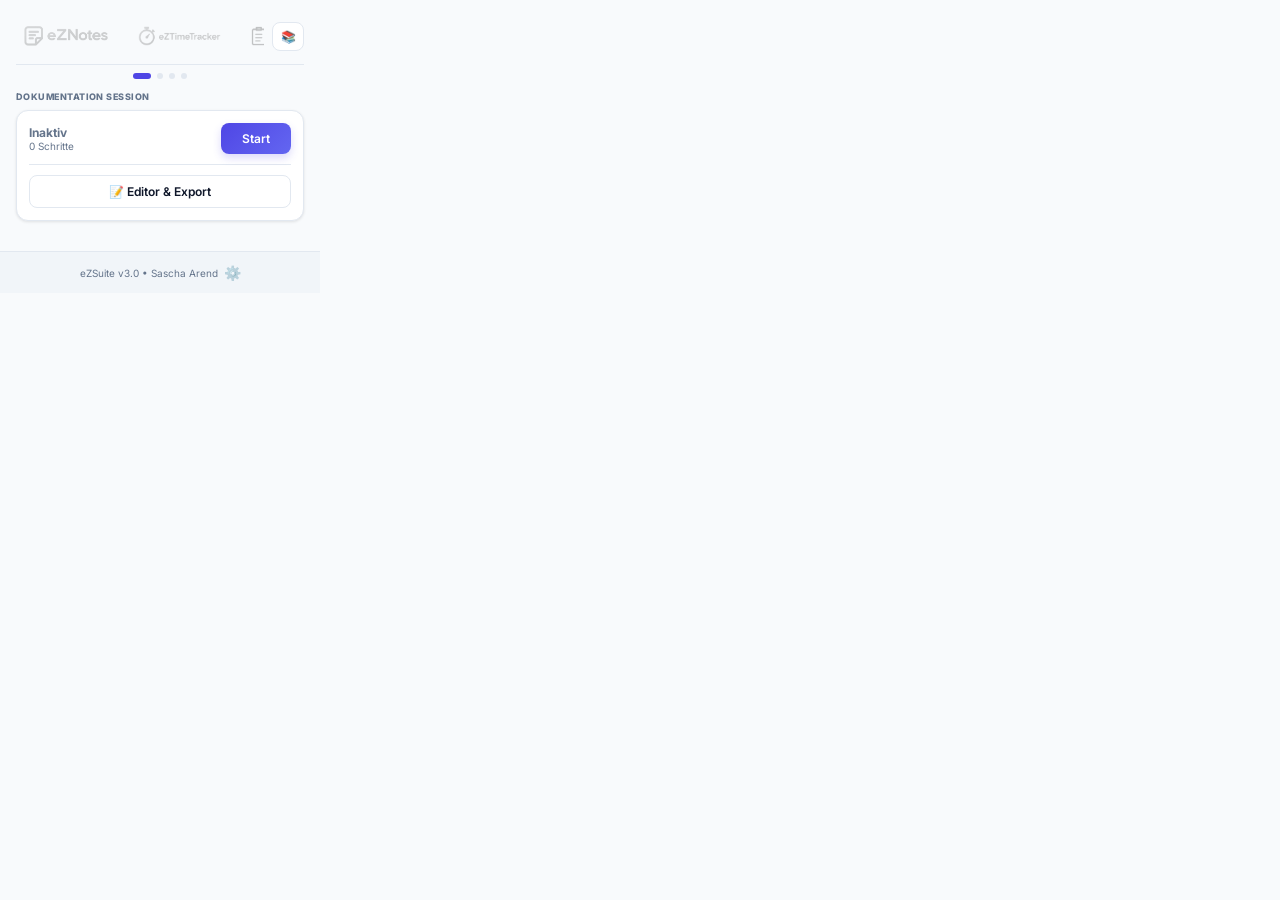
<file: ui/popup.html>
<!doctype html>
<html lang="de">

<head>
  <meta charset="utf-8" />
  <title>eZSuite</title>
  <style>
    @import url('https://fonts.googleapis.com/css2?family=Inter:wght@400;500;600;700&display=swap');

    :root {
      --bg-color: #f8fafc;
      --card-bg: #ffffff;
      --text-main: #0f172a;
      --text-muted: #64748b;
      --primary: #4f46e5;
      --primary-gradient: linear-gradient(135deg, #4f46e5 0%, #6366f1 100%);
      --hover-bg: #f1f5f9;
      --border-color: #e2e8f0;
      --input-bg: #ffffff;
      --radius: 12px;
      --shadow: 0 1px 3px 0 rgb(0 0 0 / 0.1);
    }

    * {
      margin: 0;
      padding: 0;
      box-sizing: border-box;
    }

    body {
      font-family: 'Inter', sans-serif;
      width: 320px;
      background-color: var(--bg-color);
      color: var(--text-main);
      transition: background-color 0.3s, color 0.3s;
      overflow: hidden;
      user-select: none;
    }

    .container {
      padding: 16px;
    }

    .header {
      display: flex;
      align-items: center;
      justify-content: space-between;
      margin-bottom: 8px;
      padding-bottom: 8px;
      border-bottom: 1px solid var(--border-color);
      position: relative;
    }

    .quick-act-btn {
      padding: 10px 0;
      font-size: 18px;
      background: var(--card-bg);
      border: 1px solid var(--border-color);
      border-radius: 8px;
      cursor: pointer;
      display: flex;
      align-items: center;
      justify-content: center;
      transition: all 0.2s ease;
      color: var(--text-main);
    }

    .quick-act-btn:hover {
      background: #eff6ff;
      border-color: var(--primary);
      transform: translateY(-2px);
      box-shadow: 0 4px 6px rgba(79, 70, 229, 0.15);
    }

    .carousel-container {
      position: relative;
      width: 240px;
      height: 40px;
      overflow: hidden;
      cursor: grab;
      display: flex;
      align-items: center;
      margin: 0 auto;
    }

    .carousel-container:active {
      cursor: grabbing;
    }

    .carousel-track {
      display: flex;
      align-items: center;
      gap: 30px;
      transition: transform 0.28s cubic-bezier(0.25, 1, 0.5, 1);
      will-change: transform;
    }

    .logo-item {
      height: 20px;
      width: auto;
      max-width: 140px;
      object-fit: contain;
      cursor: pointer;
      opacity: 0.35;
      filter: grayscale(100%);
      transition: all 0.25s ease;
      flex-shrink: 0;
    }

    .logo-item:hover {
      opacity: 0.7;
      transform: scale(1.05);
    }

    .logo-item.active {
      height: 24px;
      opacity: 1;
      filter: none;
      transform: scale(1.06);
      cursor: default;
    }

    .carousel-dots {
      display: flex;
      justify-content: center;
      gap: 6px;
      margin-bottom: 12px;
    }

    .dot {
      width: 6px;
      height: 6px;
      border-radius: 50%;
      background: var(--border-color);
      transition: all 0.25s ease;
      cursor: pointer;
    }

    .dot.active {
      width: 18px;
      border-radius: 4px;
      background: var(--primary);
    }

    h4 {
      font-size: 16px;
      font-weight: 800;
      background: var(--primary-gradient);
      -webkit-background-clip: text;
      background-clip: text;
      -webkit-text-fill-color: transparent;
      letter-spacing: -0.02em;
    }

    .section {
      margin-bottom: 14px;
    }

    .section-title {
      font-size: 9px;
      font-weight: 800;
      color: var(--text-muted);
      text-transform: uppercase;
      letter-spacing: 0.05em;
      margin-bottom: 8px;
    }

    .card {
      background: var(--card-bg);
      border: 1px solid var(--border-color);
      border-radius: var(--radius);
      padding: 12px;
      box-shadow: var(--shadow);
    }

    .row {
      display: flex;
      align-items: center;
      justify-content: space-between;
      margin-bottom: 10px;
      gap: 12px;
    }

    .row:last-child {
      margin-bottom: 0;
    }

    label {
      font-size: 12px;
      font-weight: 500;
    }

    .toggle-switch {
      position: relative;
      display: inline-block;
      width: 36px;
      height: 20px;
    }

    .toggle-switch input {
      opacity: 0;
      width: 0;
      height: 0;
    }

    .slider {
      position: absolute;
      cursor: pointer;
      top: 0;
      left: 0;
      right: 0;
      bottom: 0;
      background-color: var(--border-color);
      transition: .3s;
      border-radius: 20px;
    }

    .slider:before {
      position: absolute;
      content: "";
      height: 14px;
      width: 14px;
      left: 3px;
      bottom: 3px;
      background-color: white;
      transition: .3s;
      border-radius: 50%;
    }

    input:checked+.slider {
      background: var(--primary-gradient);
    }

    input:checked+.slider:before {
      transform: translateX(16px);
    }

    button {
      padding: 8px 12px;
      background: var(--card-bg);
      border: 1px solid var(--border-color);
      color: var(--text-main);
      border-radius: 8px;
      cursor: pointer;
      font-size: 12px;
      font-weight: 600;
      transition: all 0.2s;
      display: flex;
      align-items: center;
      justify-content: center;
      gap: 6px;
      font-family: inherit;
    }

    button:hover {
      background: var(--hover-bg);
      border-color: var(--primary);
    }

    button.primary-btn {
      background: var(--primary-gradient);
      color: white;
      border: none;
      box-shadow: 0 4px 8px rgba(79, 70, 229, 0.2);
    }

    button.primary-btn:hover {
      transform: translateY(-1px);
      box-shadow: 0 6px 12px rgba(79, 70, 229, 0.3);
    }

    .icon-btn {
      padding: 6px;
      min-width: 32px;
    }

    .footer {
      padding: 12px;
      background: var(--hover-bg);
      text-align: center;
      border-top: 1px solid var(--border-color);
    }

    #btnOpenSettings {
      cursor: pointer;
      opacity: 0.5;
      transition: opacity 0.2s;
      font-size: 14px;
    }

    #btnOpenSettings:hover {
      opacity: 1;
    }

    small {
      color: var(--text-muted);
      font-size: 10px;
    }

    @keyframes pulse {
      0% { box-shadow: 0 0 0 0 rgba(16, 185, 129, 0.4); }
      70% { box-shadow: 0 0 0 6px rgba(16, 185, 129, 0); }
      100% { box-shadow: 0 0 0 0 rgba(16, 185, 129, 0); }
    }
</style>
</head>

<body>
  <div class="container">

    <div class="header">

      <div class="carousel-container" id="carouselContainer" title="Wischen oder klicken zum Wechseln">
        <div class="carousel-track" id="carouselTrack">
          <img id="logo-notes" class="logo-item" src="../assets/logo.png" alt="eZNotes" data-view="notes" title="eZNotes">
          <img id="logo-tracker" class="logo-item" src="../assets/timetracker_logo.png" alt="eZTimeTracker" data-view="tracker" title="eZTimeTracker">
          <img id="logo-clip" class="logo-item" src="../assets/clip_logo.png" alt="eZClip" data-view="clip" title="eZClip">
          <img id="logo-snippetz" class="logo-item" src="../assets/snippetz_logo.png" alt="eZSnippetZ" data-view="snippetz" title="eZSnippetZ">
        </div>
      </div>

      <div style="display: flex; align-items: center; gap: 8px;">
        <button id="btnLibrary" class="icon-btn" title="Bibliothek öffnen">
          📚
        </button>
      </div>
    </div>

    <div class="carousel-dots" id="carouselDots">
      <div class="dot active" data-index="0" title="eZNotes"></div>
      <div class="dot" data-index="1" title="eZTimeTracker"></div>
      <div class="dot" data-index="2" title="eZClip"></div>
      <div class="dot" data-index="3" title="eZSnippetZ"></div>
    </div>

    <div id="view-notes">
      <div class="section">
        <div class="section-title">Dokumentation Session</div>
        <div class="card">
          <div class="row" style="margin-bottom: 0;">
            <div style="display: flex; flex-direction: column;">
              <span id="sessionStatus" style="font-weight: 700; font-size: 12px; color: var(--text-muted);">Inaktiv</span>
              <span id="sessionCount" style="font-size: 10px; color: var(--text-muted);">0 Schritte</span>
            </div>
            <div style="display: flex; gap: 6px;">
              <button id="toggleSession" class="primary-btn" style="min-width: 70px;">Start</button>
              <button id="pauseSession" style="display: none; min-width: 70px;">Pause</button>
            </div>
          </div>

          <div id="sessionControls" style="margin-top: 10px; padding-top: 10px; border-top: 1px solid var(--border-color);">
            <button id="openEditor" style="width: 100%;">📝 Editor & Export</button>
          </div>
        </div>
      </div>
    </div>

    <div id="view-tracker" style="display: none;">
      <div class="section" style="text-align: center; margin-top: 4px;">
        <div id="tt-status" style="font-size: 10px; font-weight: 800; color: var(--text-muted); text-transform: uppercase; letter-spacing: 0.1em; margin-bottom: 6px;">BEREIT</div>
        <div id="tt-time" style="font-size: 38px; font-weight: 700; color: var(--text-main); font-variant-numeric: tabular-nums; letter-spacing: -0.02em; line-height: 1;">00:00:00</div>
      </div>

      <div class="section">
        <button id="tt-toggleBtn" class="primary-btn" style="width: 100%; padding: 11px; font-size: 13px;">▶ Einstempeln</button>
      </div>

      <div class="section">
        <div class="row" style="margin-bottom: 10px;">
          <span style="font-size: 12px; color: var(--text-muted); font-weight: 500;">Heute gesamt:</span>
          <span id="tt-totalTime" style="font-size: 14px; font-weight: 700;">00:00:00</span>
        </div>
        <button id="tt-dashboardBtn" style="width: 100%;">
          <svg style="width:14px;height:14px;margin-right:4px;" viewBox="0 0 24 24" fill="none" stroke="currentColor" stroke-width="2"><path d="M18 13v6a2 2 0 0 1-2 2H5a2 2 0 0 1-2-2V8a2 2 0 0 1 2-2h6"></path><polyline points="15 3 21 3 21 9"></polyline><line x1="10" y1="14" x2="21" y2="3"></line></svg>
          Dashboard öffnen
        </button>
      </div>
    </div>

    <div id="view-clip" style="display: none;">
      <div class="section" style="text-align: center; margin-top: 4px;">
        <div style="font-size: 10px; font-weight: 800; color: var(--text-muted); text-transform: uppercase; letter-spacing: 0.1em; margin-bottom: 6px;">TEXT & CLIPBOARD SUITE</div>
        <div style="font-size: 12.5px; font-weight: 600; color: var(--text-main); margin-bottom: 12px;">Transformieren, Bereinigen & Konvertieren</div>
      </div>

      <div class="section">
        <button id="btnOpenClipApp" class="primary-btn" style="width: 100%; padding: 11px; font-size: 13px;">
          🚀 eZClip Studio öffnen
        </button>
      </div>

      <div class="section">
        <div class="card" style="padding: 10px 12px;">
          <div class="row" style="margin-bottom: 8px;">
            <span style="font-size: 11px; font-weight: 700; color: var(--text-muted);">Quick-Actions (max. 4)</span>
            <span id="btnConfigureActions" style="font-size: 11px; color: var(--primary); cursor: pointer; text-decoration: underline; font-weight: 600;" title="Aktionen auswählen">⚙️ Wählen</span>
          </div>
          <div id="quickActionsGrid" style="display: grid; grid-template-columns: repeat(4, 1fr); gap: 6px;">

          </div>
        </div>
      </div>
    </div>

    <div id="view-snippetz" style="display: none;">
      <div class="section" style="text-align: center; margin-top: 4px;">
        <div style="font-size: 10px; font-weight: 800; color: var(--text-muted); text-transform: uppercase; letter-spacing: 0.1em; margin-bottom: 6px;">PERSONAL CODE & SNIPPET VAULT</div>
        <div style="font-size: 12.5px; font-weight: 600; color: var(--text-main); margin-bottom: 12px;">Infor LN 4GL, SQL, XML & Vorlagen</div>
      </div>

      <div class="section">
        <button id="btnOpenSnippetzApp" class="primary-btn" style="width: 100%; padding: 11px; font-size: 13px;">
          💻 eZSnippetZ Vault öffnen
        </button>
      </div>

      <div class="section">
        <div class="card" style="padding: 10px 12px;">
          <div class="row" style="margin-bottom: 6px;">
            <span style="font-size: 11px; font-weight: 700; color: var(--text-muted);">Schnellzugriff (Favoriten)</span>
            <span id="snippetzCountBadge" style="font-size: 10px; color: var(--primary); font-weight: 700;">0 Snippets</span>
          </div>
          <div id="popupSnippetzList" style="display: flex; flex-direction: column; gap: 5px; max-height: 92px; overflow-y: auto;">
            <div style="text-align: center; color: var(--text-muted); font-size: 10px; padding: 8px 0;">Öffne den Vault zum Verwalten</div>
          </div>
        </div>
      </div>
    </div>

  </div>

  <div id="updateBanner" style="display: none; margin: 10px 16px; padding: 8px 12px; background: #ecfdf5; border: 1px solid #a7f3d0; border-radius: 8px; font-size: 11px; color: #065f46; align-items: center; justify-content: space-between; box-shadow: 0 1px 2px rgba(0,0,0,0.05); animation: pulse 2s infinite;">
    <span>🔄 <b>Update verfügbar!</b> (v<span id="remoteVersionText"></span>)</span>
    <span style="font-weight: 700; cursor: pointer; text-decoration: underline;" id="btnUpdateInfo" title="Update-Anleitung anzeigen">Mehr Info</span>
  </div>

  <div class="footer" style="display: flex; align-items: center; justify-content: center; gap: 6px;">
    <small>eZSuite v3.0 • Sascha Arend</small>
    <span id="btnOpenSettings" title="Einstellungen">⚙️</span>
  </div>

  <div id="actionsModal" style="display: none; position: fixed; inset: 0; background: rgba(0,0,0,0.45); backdrop-filter: blur(4px); z-index: 110; align-items: flex-end; justify-content: center; opacity: 0; transition: opacity 0.3s ease;">
    <div id="actionsModalContent" style="background: var(--bg-color); width: 100%; border-radius: 20px 20px 0 0; padding: 18px 16px 24px; transform: translateY(100%); transition: transform 0.3s cubic-bezier(0.175, 0.885, 0.32, 1.275); box-shadow: 0 -4px 20px rgba(0,0,0,0.15); max-height: 85vh; display: flex; flex-direction: column;">
      <div style="display: flex; justify-content: space-between; align-items: center; margin-bottom: 12px;">
        <div>
          <h3 style="font-size: 14px; font-weight: 700; color: var(--text-main); margin: 0;">Quick-Actions wählen</h3>
          <small id="actionsLimitText" style="font-size: 10px; color: var(--text-muted);">Wähle bis zu 4 Aktionen (ausgewählt: 2/4)</small>
        </div>
        <button id="btnCloseActionsModal" style="background: #e2e8f0; border: none; border-radius: 50%; width: 26px; height: 26px; display: flex; align-items: center; justify-content: center; cursor: pointer; color: #64748b; padding: 0; min-width: 26px;">✕</button>
      </div>
      <div id="actionsChecklist" class="card" style="padding: 6px 10px; overflow-y: auto; max-height: 250px; display: flex; flex-direction: column; gap: 6px;">

      </div>
    </div>
  </div>

  <div id="settingsModal" style="display: none; position: fixed; inset: 0; background: rgba(0,0,0,0.4); backdrop-filter: blur(4px); z-index: 100; align-items: flex-end; justify-content: center; opacity: 0; transition: opacity 0.3s ease;">
    <div id="settingsModalContent" style="background: var(--bg-color); width: 100%; border-radius: 20px 20px 0 0; padding: 20px 16px 30px; transform: translateY(100%); transition: transform 0.3s cubic-bezier(0.175, 0.885, 0.32, 1.275); box-shadow: 0 -4px 20px rgba(0,0,0,0.1);">
      <div style="display: flex; justify-content: space-between; align-items: center; margin-bottom: 16px;">
        <h3 style="font-size: 16px; font-weight: 700; color: var(--text-main); margin: 0;">Einstellungen</h3>
        <button id="btnCloseSettings" style="background: #e2e8f0; border: none; border-radius: 50%; width: 28px; height: 28px; display: flex; align-items: center; justify-content: center; cursor: pointer; color: #64748b; padding: 0; min-width: 28px; box-shadow: none;">
          <svg width="14" height="14" viewBox="0 0 24 24" fill="none" stroke="currentColor" stroke-width="3" stroke-linecap="round" stroke-linejoin="round"><line x1="18" y1="6" x2="6" y2="18"></line><line x1="6" y1="6" x2="18" y2="18"></line></svg>
        </button>
      </div>
      <div class="card" style="padding: 10px 12px; margin-bottom: 0;">
        <div class="row">
          <label>In Clipboard kopieren</label>
          <label class="toggle-switch">
            <input type="checkbox" id="copyOnClick">
            <span class="slider"></span>
          </label>
        </div>
        <div class="row">
          <label>Smart-Cropping (Fokus)</label>
          <label class="toggle-switch">
            <input type="checkbox" id="smartCrop">
            <span class="slider"></span>
          </label>
        </div>
        <div class="row">
          <label>Entwicklermodus</label>
          <label class="toggle-switch">
            <input type="checkbox" id="devMode">
            <span class="slider"></span>
          </label>
        </div>
        <div class="row">
          <label>RPA Automatisierung (Editor)</label>
          <label class="toggle-switch">
            <input type="checkbox" id="showRPA">
            <span class="slider"></span>
          </label>
        </div>
      </div>
    </div>
  </div>

  <script src="../js/popup.js"></script>
</body>

</html>
</file>
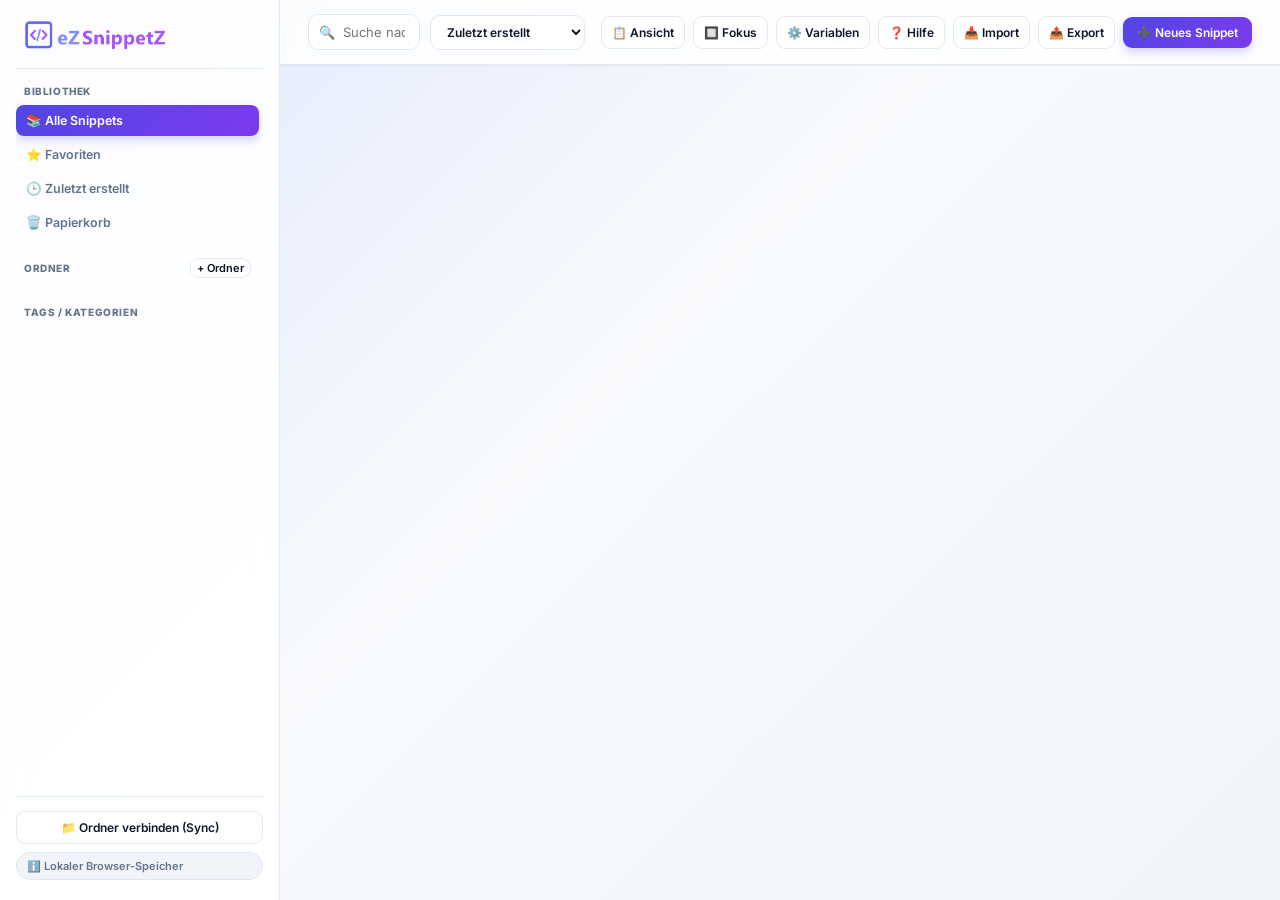
<file: ui/snippetz.html>
<!DOCTYPE html>
<html lang="de">

<head>
  <meta charset="utf-8">
  <title>eZSnippetZ - Personal Code & Snippet Vault</title>
  <link rel="icon" href="../icons/SuiteIcon.png" type="image/png">
  <style>
    @import url('https://fonts.googleapis.com/css2?family=Inter:wght@400;500;600;700;800&family=JetBrains+Mono:wght@400;500;600&display=swap');

    :root {
      --bg-color: #f8fafc;
      --sidebar-bg: rgba(255, 255, 255, 0.9);
      --card-bg: #ffffff;
      --text-main: #0f172a;
      --text-muted: #64748b;
      --primary: #4f46e5;
      --primary-hover: #4338ca;
      --primary-gradient: linear-gradient(135deg, #4f46e5 0%, #7c3aed 100%);
      --accent: #eff6ff;
      --hover-bg: #f1f5f9;
      --border-color: #e2e8f0;
      --radius: 12px;
      --shadow-sm: 0 1px 2px 0 rgb(0 0 0 / 0.05);
      --shadow: 0 4px 6px -1px rgb(0 0 0 / 0.07), 0 2px 4px -2px rgb(0 0 0 / 0.05);
      --shadow-lg: 0 10px 20px -3px rgb(0 0 0 / 0.1), 0 4px 6px -4px rgb(0 0 0 / 0.05);
    }

    * {
      margin: 0;
      padding: 0;
      box-sizing: border-box;
    }

    body {
      font-family: 'Inter', sans-serif;
      background: linear-gradient(135deg, #e0e7ff 0%, #f8fafc 45%, #f1f5f9 100%);
      color: var(--text-main);
      height: 100vh;
      overflow: hidden;
      display: flex;
    }

    .app-container {
      display: flex;
      width: 100%;
      height: 100vh;
      overflow: hidden;
    }

    .sidebar {
      width: 280px;
      background: var(--sidebar-bg);
      backdrop-filter: blur(12px);
      border-right: 1px solid var(--border-color);
      display: flex;
      flex-direction: column;
      padding: 20px 16px;
      transition: width 0.3s ease, padding 0.3s ease, opacity 0.2s;
      z-index: 20;
      flex-shrink: 0;
    }

    .app-container.focus-mode .sidebar {
      width: 0;
      padding: 20px 0;
      opacity: 0;
      overflow: hidden;
      border-right: none;
    }

    .sidebar-brand {
      display: flex;
      align-items: center;
      gap: 10px;
      padding: 0 8px 18px 8px;
      border-bottom: 1px solid var(--border-color);
      margin-bottom: 16px;
    }

    .sidebar-brand img {
      height: 30px;
      width: auto;
    }

    .sidebar-scroll {
      flex: 1;
      overflow-y: auto;
      padding-right: 4px;
    }

    .nav-section {
      margin-bottom: 20px;
    }

    .nav-section-header {
      display: flex;
      align-items: center;
      justify-content: space-between;
      padding: 0 8px;
      margin-bottom: 8px;
    }

    .nav-section h3 {
      font-size: 10px;
      font-weight: 800;
      text-transform: uppercase;
      letter-spacing: 0.06em;
      color: var(--text-muted);
    }

    .nav-list {
      list-style: none;
      display: flex;
      flex-direction: column;
      gap: 3px;
    }

    .nav-item {
      padding: 8px 10px;
      border-radius: 8px;
      font-size: 12.5px;
      font-weight: 600;
      color: var(--text-muted);
      cursor: pointer;
      display: flex;
      align-items: center;
      gap: 8px;
      transition: all 0.15s ease;
    }

    .nav-item:hover {
      background: var(--hover-bg);
      color: var(--text-main);
    }

    .nav-item.active {
      background: var(--primary-gradient);
      color: #ffffff;
      box-shadow: 0 4px 10px rgba(79, 70, 229, 0.25);
    }

    .folder-tree-sub {
      margin-left: 14px;
      padding-left: 8px;
      border-left: 1px solid var(--border-color);
      display: flex;
      flex-direction: column;
      gap: 2px;
      margin-top: 2px;
    }

    .folder-del-btn {
      margin-left: auto;
      opacity: 0;
      font-size: 11px;
      padding: 2px 5px;
      border-radius: 4px;
      transition: opacity 0.15s;
    }

    .nav-item:hover .folder-del-btn {
      opacity: 0.8;
    }

    .folder-del-btn:hover {
      opacity: 1 !important;
      background: rgba(239, 68, 68, 0.15);
      color: #ef4444;
    }

    .sidebar-footer {
      padding-top: 14px;
      border-top: 1px solid var(--border-color);
      display: flex;
      flex-direction: column;
      gap: 8px;
    }

    .status-badge {
      display: flex;
      align-items: center;
      gap: 6px;
      font-size: 11px;
      font-weight: 600;
      color: var(--text-muted);
      background: var(--hover-bg);
      padding: 6px 10px;
      border-radius: 20px;
      border: 1px solid var(--border-color);
    }

    .status-badge.connected {
      color: #059669;
      background: #ecfdf5;
      border-color: #a7f3d0;
    }

    .main-area {
      flex: 1;
      display: flex;
      flex-direction: column;
      overflow: hidden;
      min-width: 0;
    }

    .top-bar {
      background: rgba(255, 255, 255, 0.85);
      backdrop-filter: blur(12px);
      border-bottom: 1px solid var(--border-color);
      padding: 14px 28px;
      display: flex;
      align-items: center;
      justify-content: space-between;
      gap: 16px;
      box-shadow: var(--shadow-sm);
      z-index: 10;
    }

    .search-group {
      display: flex;
      align-items: center;
      gap: 10px;
      flex: 1;
      max-width: 620px;
    }

    .search-box {
      position: relative;
      flex: 1;
    }

    .search-box input {
      width: 100%;
      padding: 9px 14px 9px 34px;
      border-radius: 10px;
      border: 1px solid var(--border-color);
      background: #ffffff;
      font-size: 13px;
      font-family: inherit;
      color: var(--text-main);
      outline: none;
      transition: all 0.2s;
    }

    .search-box input:focus {
      border-color: var(--primary);
      box-shadow: 0 0 0 3px rgba(79, 70, 229, 0.12);
    }

    .search-box .search-icon {
      position: absolute;
      left: 11px;
      top: 50%;
      transform: translateY(-50%);
      font-size: 13px;
      color: var(--text-muted);
      pointer-events: none;
    }

    select.select-input {
      padding: 8px 12px;
      border-radius: 10px;
      border: 1px solid var(--border-color);
      background: #ffffff;
      font-size: 12px;
      font-weight: 600;
      color: var(--text-main);
      font-family: inherit;
      cursor: pointer;
      outline: none;
    }

    .top-actions {
      display: flex;
      align-items: center;
      gap: 8px;
    }

    button.btn {
      padding: 8px 14px;
      border-radius: 9px;
      font-size: 12px;
      font-weight: 600;
      cursor: pointer;
      border: 1px solid var(--border-color);
      background: #ffffff;
      color: var(--text-main);
      display: inline-flex;
      align-items: center;
      justify-content: center;
      gap: 6px;
      transition: all 0.15s ease;
      font-family: inherit;
    }

    button.btn:hover {
      background: var(--hover-bg);
      border-color: #cbd5e1;
    }

    button.btn-primary {
      background: var(--primary-gradient);
      color: #ffffff;
      border: none;
      box-shadow: 0 4px 10px rgba(79, 70, 229, 0.25);
    }

    button.btn-primary:hover {
      transform: translateY(-1px);
      box-shadow: 0 6px 14px rgba(79, 70, 229, 0.35);
    }

    button.btn-icon {
      padding: 8px 10px;
    }

    .snippets-scroll {
      flex: 1;
      overflow-y: auto;
      padding: 24px 28px;
    }

    .snippet-grid {
      display: grid;
      grid-template-columns: repeat(auto-fill, minmax(360px, 1fr));
      gap: 18px;
    }

    .app-container.compact .snippet-grid {
      grid-template-columns: repeat(auto-fill, minmax(280px, 1fr));
      gap: 12px;
    }

    .snippet-card {
      background: var(--card-bg);
      border: 1px solid var(--border-color);
      border-radius: var(--radius);
      padding: 16px;
      box-shadow: var(--shadow);
      display: flex;
      flex-direction: column;
      gap: 10px;
      cursor: pointer;
      transition: all 0.2s ease;
      position: relative;
      overflow: hidden;
    }

    .snippet-card::before {
      content: '';
      position: absolute;
      top: 0;
      left: 0;
      width: 100%;
      height: 3px;
      background: var(--primary-gradient);
      opacity: 0;
      transition: opacity 0.2s;
    }

    .snippet-card:hover {
      transform: translateY(-3px);
      border-color: #818cf8;
      box-shadow: var(--shadow-lg);
    }

    .snippet-card:hover::before {
      opacity: 1;
    }

    .card-header {
      display: flex;
      justify-content: space-between;
      align-items: flex-start;
      gap: 8px;
    }

    .card-title-group {
      display: flex;
      align-items: center;
      gap: 8px;
      flex-wrap: wrap;
      flex: 1;
    }

    .card-title {
      font-size: 14.5px;
      font-weight: 700;
      color: var(--text-main);
    }

    .card-folder-badge {
      font-size: 10px;
      font-weight: 600;
      color: #6366f1;
      background: #eef2ff;
      padding: 2px 7px;
      border-radius: 6px;
      border: 1px solid #c7d2fe;
    }

    .card-actions {
      display: flex;
      gap: 4px;
    }

    .icon-action {
      width: 28px;
      height: 28px;
      border-radius: 6px;
      border: 1px solid var(--border-color);
      background: #ffffff;
      display: flex;
      align-items: center;
      justify-content: center;
      font-size: 12px;
      cursor: pointer;
      transition: all 0.15s;
    }

    .icon-action:hover {
      background: #eff6ff;
      border-color: var(--primary);
      transform: scale(1.05);
    }

    .card-tags {
      display: flex;
      flex-wrap: wrap;
      gap: 5px;
    }

    .tag-pill {
      font-size: 10px;
      font-weight: 600;
      padding: 2px 8px;
      border-radius: 12px;
      background: #f1f5f9;
      color: #475569;
      border: 1px solid #e2e8f0;
    }

    .card-desc {
      font-size: 12px;
      color: var(--text-muted);
      line-height: 1.4;
    }

    .code-preview-box {
      background: #0f172a;
      color: #f8fafc;
      border-radius: 8px;
      overflow: hidden;
      border: 1px solid #1e293b;
      position: relative;
    }

    .code-preview-header {
      background: #1e293b;
      padding: 5px 10px;
      font-size: 10px;
      font-weight: 600;
      color: #94a3b8;
      display: flex;
      justify-content: space-between;
      align-items: center;
    }

    .code-preview-content {
      padding: 10px 12px;
      font-family: 'JetBrains Mono', monospace;
      font-size: 11.5px;
      line-height: 1.45;
      max-height: 140px;
      overflow-y: auto;
      white-space: pre-wrap;
      word-break: break-word;
    }

    .placeholder-hl {
      background: rgba(245, 158, 11, 0.25);
      color: #fbbf24;
      padding: 1px 4px;
      border-radius: 4px;
      border: 1px solid rgba(245, 158, 11, 0.4);
      font-weight: 600;
    }

    .app-container.compact .card-desc,
    .app-container.compact .code-preview-box {
      display: none;
    }

    .modal-overlay {
      position: fixed;
      inset: 0;
      background: rgba(15, 23, 42, 0.5);
      backdrop-filter: blur(4px);
      display: none;
      align-items: center;
      justify-content: center;
      z-index: 100;
      padding: 20px;
    }

    .modal {
      background: #ffffff;
      border-radius: 16px;
      width: 100%;
      max-width: 1050px;
      max-height: 90vh;
      display: flex;
      flex-direction: column;
      box-shadow: var(--shadow-lg);
      border: 1px solid var(--border-color);
      overflow: hidden;
    }

    .modal-header {
      padding: 16px 24px;
      border-bottom: 1px solid var(--border-color);
      display: flex;
      justify-content: space-between;
      align-items: center;
      background: #f8fafc;
    }

    .modal-header h2 {
      font-size: 16px;
      font-weight: 800;
    }

    .modal-body {
      padding: 20px 24px;
      overflow-y: auto;
      display: flex;
      gap: 20px;
      flex: 1;
    }

    .form-col {
      flex: 1;
      display: flex;
      flex-direction: column;
      gap: 14px;
      min-width: 0;
    }

    .side-helper-col {
      width: 300px;
      border-left: 1px solid var(--border-color);
      padding-left: 20px;
      display: flex;
      flex-direction: column;
      gap: 10px;
    }

    .form-row {
      display: grid;
      grid-template-columns: 1fr 1fr;
      gap: 12px;
    }

    .form-group {
      display: flex;
      flex-direction: column;
      gap: 5px;
    }

    .form-group label {
      font-size: 11px;
      font-weight: 700;
      color: var(--text-muted);
      text-transform: uppercase;
    }

    .form-group input,
    .form-group textarea,
    .form-group select {
      padding: 9px 12px;
      border-radius: 8px;
      border: 1px solid var(--border-color);
      font-size: 13px;
      font-family: inherit;
      color: var(--text-main);
      outline: none;
    }

    .form-group input:focus,
    .form-group textarea:focus {
      border-color: var(--primary);
    }

    .block-item {
      background: #f8fafc;
      border: 1px solid var(--border-color);
      border-radius: 10px;
      padding: 12px;
      display: flex;
      flex-direction: column;
      gap: 8px;
      margin-bottom: 10px;
    }

    .block-item-top {
      display: flex;
      gap: 10px;
      align-items: center;
    }

    .code-textarea {
      width: 100%;
      min-height: 150px;
      background: #0f172a;
      color: #f8fafc;
      font-family: 'JetBrains Mono', monospace !important;
      font-size: 12.5px !important;
      line-height: 1.5;
      padding: 12px;
      border-radius: 8px;
      border: 1px solid #334155;
      resize: vertical;
      tab-size: 4;
    }

    .lint-msg {
      font-size: 11px;
      padding: 4px 8px;
      border-radius: 6px;
      display: none;
    }

    .lint-msg.warning {
      display: block;
      background: #fef3c7;
      color: #92400e;
      border: 1px solid #fde68a;
    }

    .lint-msg.error {
      display: block;
      background: #fee2e2;
      color: #991b1b;
      border: 1px solid #fecaca;
    }

    .drawer-overlay {
      position: fixed;
      inset: 0;
      background: rgba(15, 23, 42, 0.4);
      backdrop-filter: blur(3px);
      display: none;
      justify-content: flex-end;
      z-index: 95;
    }

    .drawer-overlay.active {
      display: flex;
    }

    .drawer {
      width: 620px;
      max-width: 90vw;
      background: #ffffff;
      height: 100%;
      box-shadow: -8px 0 24px rgba(0, 0, 0, 0.12);
      display: flex;
      flex-direction: column;
      overflow: hidden;
    }

    .drawer-header {
      padding: 18px 24px;
      border-bottom: 1px solid var(--border-color);
      display: flex;
      justify-content: space-between;
      align-items: center;
      background: #f8fafc;
    }

    .drawer-body {
      padding: 20px 24px;
      overflow-y: auto;
      flex: 1;
      display: flex;
      flex-direction: column;
      gap: 16px;
    }

    .palette-overlay {
      position: fixed;
      inset: 0;
      background: rgba(15, 23, 42, 0.45);
      backdrop-filter: blur(3px);
      display: none;
      align-items: flex-start;
      justify-content: center;
      padding-top: 12vh;
      z-index: 120;
    }

    .palette-box {
      width: 540px;
      background: #ffffff;
      border-radius: 12px;
      box-shadow: var(--shadow-lg);
      border: 1px solid var(--border-color);
      overflow: hidden;
    }

    .palette-input-row {
      display: flex;
      align-items: center;
      padding: 12px 16px;
      border-bottom: 1px solid var(--border-color);
      gap: 10px;
    }

    .palette-input-row input {
      border: none;
      outline: none;
      width: 100%;
      font-size: 14px;
      font-family: inherit;
    }

    .palette-list {
      max-height: 300px;
      overflow-y: auto;
      padding: 6px;
    }

    .palette-item {
      padding: 9px 12px;
      border-radius: 8px;
      display: flex;
      justify-content: space-between;
      align-items: center;
      cursor: pointer;
      font-size: 13px;
    }

    .palette-item:hover,
    .palette-item.selected {
      background: #eff6ff;
      color: var(--primary);
      font-weight: 600;
    }

    #toast {
      position: fixed;
      bottom: 24px;
      right: 28px;
      background: #0f172a;
      color: #ffffff;
      padding: 10px 18px;
      border-radius: 8px;
      font-size: 12px;
      font-weight: 600;
      box-shadow: var(--shadow-lg);
      opacity: 0;
      transform: translateY(12px);
      transition: all 0.2s ease;
      pointer-events: none;
      z-index: 200;
    }

    #toast.show {
      opacity: 1;
      transform: translateY(0);
    }
</style>
</head>

<body>
  <div class="app-container" id="appContainer">

    <aside class="sidebar">
      <div class="sidebar-brand">
        <img src="../assets/snippetz_logo.png" alt="eZSnippetZ">
      </div>

      <div class="sidebar-scroll">
        <div class="nav-section">
          <div class="nav-section-header">
            <h3>Bibliothek</h3>
          </div>
          <ul class="nav-list" id="categoryNav">
            <li class="nav-item active" data-filter="all">📚 Alle Snippets</li>
            <li class="nav-item" data-filter="favorites">⭐ Favoriten</li>
            <li class="nav-item" data-filter="recent">🕒 Zuletzt erstellt</li>
            <li class="nav-item" data-filter="trash">🗑️ Papierkorb</li>
          </ul>
        </div>

        <div class="nav-section">
          <div class="nav-section-header">
            <h3>Ordner</h3>
            <button class="btn" id="btnAddFolder" style="padding: 2px 6px; font-size: 11px;" title="Neuer Ordner">+ Ordner</button>
          </div>
          <ul class="nav-list" id="folderNav">

          </ul>
        </div>

        <div class="nav-section">
          <div class="nav-section-header">
            <h3>Tags / Kategorien</h3>
          </div>
          <ul class="nav-list" id="tagNav">

          </ul>
        </div>
      </div>

      <div class="sidebar-footer">
        <button class="btn" id="btnConnectFolder" style="width: 100%;">
          📁 Ordner verbinden (Sync)
        </button>
        <div class="status-badge" id="connectionBadge">
          <span>ℹ️ Lokaler Browser-Speicher</span>
        </div>
      </div>
    </aside>

    <main class="main-area">
      <header class="top-bar">
        <div class="search-group">
          <div class="search-box">
            <span class="search-icon">🔍</span>
            <input type="text" id="searchInput" placeholder="Suche nach Titel, Beschreibung, Tags oder Code... (Strg+K)">
          </div>
          <select id="sortSelect" class="select-input">
            <option value="newest">Zuletzt erstellt</option>
            <option value="alphabetical">Alphabetisch (A-Z)</option>
            <option value="most-copied">Meist kopiert</option>
          </select>
        </div>

        <div class="top-actions">
          <button class="btn btn-icon" id="btnToggleCompact" title="Kompakt-/Kartenansicht umschalten">📋 Ansicht</button>
          <button class="btn btn-icon" id="btnToggleFocus" title="Sidebar ein-/ausblenden">🔲 Fokus</button>
          <button class="btn btn-icon" id="btnGlobalVars" title="Globale Variablen verwalten">⚙️ Variablen</button>
          <button class="btn btn-icon" id="btnSyntaxHelp" title="Syntax & Platzhalter Hilfe">❓ Hilfe</button>
          <button class="btn btn-icon" id="btnImportJson" title="JSON Snippets importieren">📥 Import</button>
          <button class="btn btn-icon" id="btnExportJson" title="Backup als JSON exportieren">📤 Export</button>
          <button class="btn btn-primary" id="btnNewSnippet">➕ Neues Snippet</button>
        </div>
      </header>

      <div class="snippets-scroll">
        <div class="snippet-grid" id="snippetsGrid">

        </div>
      </div>
    </main>
  </div>

  <div class="modal-overlay" id="editModalOverlay">
    <div class="modal">
      <div class="modal-header">
        <h2 id="modalTitle">Neues Snippet</h2>
        <button class="btn" id="btnCloseEditModal" style="padding: 4px 10px;">✕</button>
      </div>
      <div class="modal-body">
        <form id="snippetForm" class="form-col">
          <div class="form-row">
            <div class="form-group">
              <label>Titel *</label>
              <input type="text" id="inpTitle" placeholder="z.B. Select tccom100 Retry" required>
            </div>
            <div class="form-group">
              <label>Ordner / Pfad</label>
              <input type="text" id="inpFolder" list="folderSuggestions" placeholder="z.B. DAL oder PRGGUIDE/functions">
              <datalist id="folderSuggestions"></datalist>
            </div>
          </div>

          <div class="form-row">
            <div class="form-group">
              <label>Beschreibung</label>
              <input type="text" id="inpDesc" placeholder="Kurze Erklärung zum Snippet...">
            </div>
            <div class="form-group">
              <label>Tags (kommagetrennt)</label>
              <input type="text" id="inpTags" placeholder="z.B. Infor LN, SQL, DAL, BOD">
            </div>
          </div>

          <div style="display: flex; justify-content: space-between; align-items: center; margin-top: 6px;">
            <label style="font-size: 11px; font-weight: 800; color: var(--text-muted); text-transform: uppercase;">Code- & Text-Blöcke</label>
            <div style="display: flex; gap: 8px;">
              <select id="patternSelector" class="select-input" style="padding: 5px 10px; font-size: 11.5px;">
                <option value="">⚡ Infor LN / XML Vorlage einfügen...</option>
                <optgroup label="SQL / Database (Infor LN)">
                  <option value="select">Select Record (mit Retry)</option>
                  <option value="update">Update Record (for update + Retry)</option>
                  <option value="insert">Insert Record (db.insert)</option>
                </optgroup>
                <optgroup label="Component / Extension Hooks">
                  <option value="dal-hook">DAL Standard Hooks (before/after save)</option>
                  <option value="ui-hook">UI Choice Hooks (choice.again)</option>
                </optgroup>
                <optgroup label="Integration">
                  <option value="bod-xml">Infor ION SyncBOD XML</option>
                </optgroup>
              </select>
              <button type="button" class="btn" id="btnAddBlock" style="padding: 5px 10px; font-size: 11.5px;">+ Block hinzufügen</button>
            </div>
          </div>

          <div id="blocksContainer">

          </div>

          <div style="display: flex; justify-content: flex-end; gap: 10px; margin-top: 8px; padding-top: 12px; border-top: 1px solid var(--border-color);">
            <button type="button" class="btn" id="btnCancelModal">Abbrechen</button>
            <button type="submit" class="btn btn-primary">💾 Snippet speichern</button>
          </div>
        </form>

        <div class="side-helper-col">
          <div style="font-size: 11px; font-weight: 800; color: var(--text-muted); text-transform: uppercase;">📖 Infor LN Tabellen-Lexikon</div>
          <input type="text" id="dictSearch" placeholder="Tabelle suchen (z.B. tccom100, tcibd001)..." style="padding: 7px 10px; border-radius: 8px; border: 1px solid var(--border-color); font-size: 12px;">
          <div id="dictResults" style="flex: 1; overflow-y: auto; display: flex; flex-direction: column; gap: 8px;"></div>

          <div style="background: #eff6ff; border: 1px solid #bfdbfe; border-radius: 8px; padding: 10px; font-size: 11px; color: #1e40af; line-height: 1.4;">
            <b>💡 Tipp: Dynamische Variablen</b><br>
            Nutze <code>${TABELLE:tccom100}</code> oder <code>{FELD}</code> im Code. Beim Kopieren fragt eZSnippetZ automatisch nach den Werten! Mit <code>[[Snippet-Titel]]</code> bindest du andere Snippets ein.
          </div>
        </div>
      </div>
    </div>
  </div>

  <div class="modal-overlay" id="varModalOverlay">
    <div class="modal" style="max-width: 580px;">
      <div class="modal-header">
        <h2>⚡ Platzhalter ausfüllen</h2>
        <button class="btn" id="btnCloseVarModal" style="padding: 4px 10px;">✕</button>
      </div>
      <form id="varForm" style="padding: 20px 24px; display: flex; flex-direction: column; gap: 14px; overflow-y: auto;">
        <p style="font-size: 12px; color: var(--text-muted);">Dieses Snippet enthält dynamische Variablen. Fülle sie vor dem Kopieren aus:</p>
        <div id="varInputsContainer" style="display: flex; flex-direction: column; gap: 10px;"></div>
        <div class="form-group" style="margin-top: 4px;">
          <label>👁️ Live-Vorschau</label>
          <textarea id="varLivePreview" readonly style="min-height: 110px; max-height: 200px; background: #0f172a; color: #f8fafc; font-family: 'JetBrains Mono', monospace; font-size: 11.5px; resize: vertical;"></textarea>
        </div>
        <button type="submit" class="btn btn-primary" style="width: 100%; padding: 10px;">📋 Ausfüllen & Kopieren</button>
      </form>
    </div>
  </div>

  <div class="modal-overlay" id="globalVarsModalOverlay">
    <div class="modal" style="max-width: 520px;">
      <div class="modal-header">
        <h2>⚙️ Globale Variablen</h2>
        <button class="btn" id="btnCloseGlobalVarsModal" style="padding: 4px 10px;">✕</button>
      </div>
      <div style="padding: 20px 24px; display: flex; flex-direction: column; gap: 14px; overflow-y: auto;">
        <p style="font-size: 12px; color: var(--text-muted); line-height: 1.45;">
          Globale Variablen wie <code>{Name}</code> oder <code>{Abteilung}</code> werden in allen Snippets und beim Tippen mit <code>//</code> automatisch ohne Rückfrage eingesetzt.
        </p>
        <div id="globalVarsList" style="display: flex; flex-direction: column; gap: 8px; max-height: 300px; overflow-y: auto;"></div>
        <button type="button" class="btn" id="btnAddGlobalVar" style="align-self: flex-start;">+ Variable hinzufügen</button>
        <div style="display: flex; justify-content: flex-end; gap: 8px; padding-top: 12px; border-top: 1px solid var(--border-color);">
          <button type="button" class="btn" id="btnCancelGlobalVars">Abbrechen</button>
          <button type="button" class="btn btn-primary" id="btnSaveGlobalVars">💾 Speichern</button>
        </div>
      </div>
    </div>
  </div>

  <div class="modal-overlay" id="helpModalOverlay">
    <div class="modal" style="max-width: 680px;">
      <div class="modal-header">
        <h2>❓ eZSnippetZ – Syntax & Features</h2>
        <button class="btn" id="btnCloseHelpModal" style="padding: 4px 10px;">✕</button>
      </div>
      <div style="padding: 20px 24px; overflow-y: auto; display: flex; flex-direction: column; gap: 14px; font-size: 12.5px; line-height: 1.5;">
        <div style="background: #eef2ff; border: 1px solid #c7d2fe; border-radius: 10px; padding: 12px 14px; color: #312e81;">
          <b>⚡ Live Web-Expander (Überall im Browser):</b><br>
          Tippe in einem beliebigen Textfeld auf einer Webseite einfach <code>//</code> (z.B. <code>//select</code>) oder nutze das <b>Rechtsklick-Menü → eZSnippetZ einfügen</b>, um Snippets direkt einzufügen!
        </div>
        <table style="width: 100%; border-collapse: collapse; font-size: 12px;">
          <thead>
            <tr style="border-bottom: 2px solid var(--border-color); text-align: left; color: var(--text-muted);">
              <th style="padding: 6px 8px;">Platzhalter</th>
              <th style="padding: 6px 8px;">Funktion / Beschreibung</th>
            </tr>
          </thead>
          <tbody>
            <tr style="border-bottom: 1px solid var(--border-color);">
              <td style="padding: 7px 8px;"><code>{Kunde}</code> oder <code>${TABLE:tccom100}</code></td>
              <td style="padding: 7px 8px;">Fragt beim Kopieren/Einfügen nach dem Wert (optional mit Standardwert).</td>
            </tr>
            <tr style="border-bottom: 1px solid var(--border-color);">
              <td style="padding: 7px 8px;"><code>{Name=Max}</code></td>
              <td style="padding: 7px 8px;">Textfeld mit vorausgefülltem Standardwert <i>Max</i>.</td>
            </tr>
            <tr style="border-bottom: 1px solid var(--border-color);">
              <td style="padding: 7px 8px;"><code>{Prio=[Hoch,Mittel,Tief]}</code></td>
              <td style="padding: 7px 8px;">Erzeugt ein Dropdown-Auswahlmenü.</td>
            </tr>
            <tr style="border-bottom: 1px solid var(--border-color);">
              <td style="padding: 7px 8px;"><code>{Notiz:multiline}</code></td>
              <td style="padding: 7px 8px;">Mehrzeiliges Textfeld im Abfrage-Dialog.</td>
            </tr>
            <tr style="border-bottom: 1px solid var(--border-color);">
              <td style="padding: 7px 8px;"><code>{Kuerzel:uppercase}</code></td>
              <td style="padding: 7px 8px;">Wandelt die Eingabe automatisch in GROSSBUCHSTABEN um (oder <code>:lowercase</code>).</td>
            </tr>
            <tr style="border-bottom: 1px solid var(--border-color);">
              <td style="padding: 7px 8px;"><code>{Datum}</code> / <code>{Datum+14}</code></td>
              <td style="padding: 7px 8px;">Aktuelles Datum (oder +X / -X Tage in der Zukunft/Vergangenheit).</td>
            </tr>
            <tr style="border-bottom: 1px solid var(--border-color);">
              <td style="padding: 7px 8px;"><code>{Uhrzeit}</code> / <code>{Clipboard}</code></td>
              <td style="padding: 7px 8px;">Aktuelle Uhrzeit bzw. aktueller Inhalt der Zwischenablage.</td>
            </tr>
            <tr style="border-bottom: 1px solid var(--border-color);">
              <td style="padding: 7px 8px;"><code>{#if Var}Text{#else}Alt{/if}</code></td>
              <td style="padding: 7px 8px;">Bedingter Textblock (wird nur ausgegeben, wenn <code>Var</code> ausgefüllt ist).</td>
            </tr>
            <tr>
              <td style="padding: 7px 8px;"><code>[[Titel]]</code> oder <code>{Snippet:Titel}</code></td>
              <td style="padding: 7px 8px;">Bindet den Inhalt eines anderen Snippets an dieser Stelle ein.</td>
            </tr>
          </tbody>
        </table>
      </div>
    </div>
  </div>

  <div class="drawer-overlay" id="viewDrawerOverlay">
    <div class="drawer">
      <div class="drawer-header">
        <div>
          <h2 id="drawerTitle" style="font-size: 16px; font-weight: 800;">Snippet Details</h2>
          <small id="drawerPath" style="color: var(--text-muted); font-size: 11px;"></small>
        </div>
        <div style="display: flex; gap: 6px;">
          <button class="btn" id="btnDrawerEdit">✏️ Bearbeiten</button>
          <button class="btn" id="btnCloseDrawer">✕</button>
        </div>
      </div>
      <div class="drawer-body">
        <p id="drawerDesc" style="font-size: 13px; color: var(--text-muted);"></p>
        <div id="drawerTags" class="card-tags"></div>
        <div id="drawerBlocks" style="display: flex; flex-direction: column; gap: 14px;"></div>
      </div>
    </div>
  </div>

  <div class="palette-overlay" id="paletteOverlay">
    <div class="palette-box">
      <div class="palette-input-row">
        <span>⌨️</span>
        <input type="text" id="paletteInput" placeholder="Snippet schnell suchen und kopieren... (Enter zum Kopieren, Esc zum Schließen)">
      </div>
      <div class="palette-list" id="paletteList"></div>
    </div>
  </div>

  <div id="toast">✨ Aktion ausgeführt</div>

  <script src="../js/snippetz.js"></script>
</body>

</html>
</file>
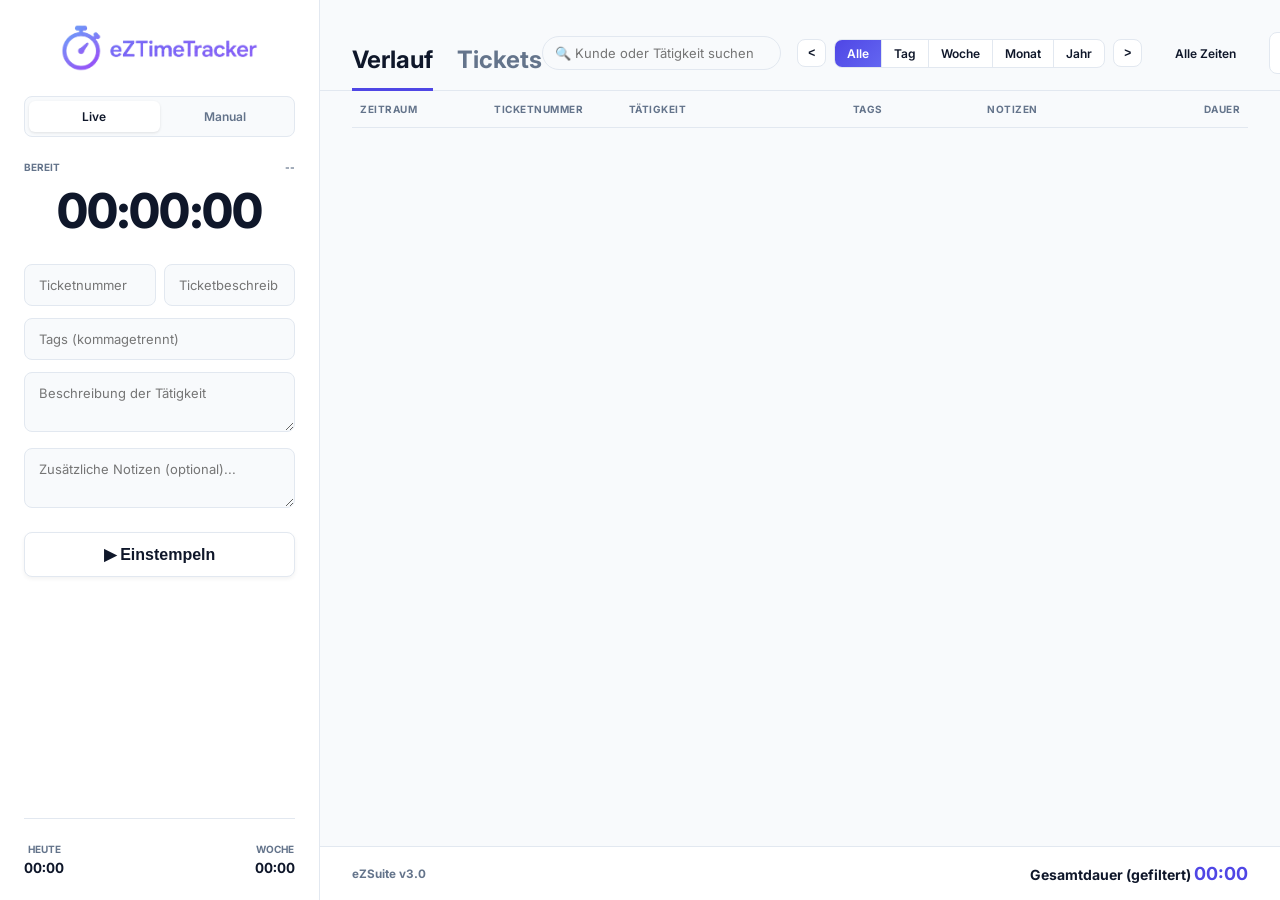
<file: ui/timetracker_dashboard.html>
<!DOCTYPE html>
<html lang="de">
<head>
  <meta charset="utf-8">
  <title>eZTimeTracker</title>
  <link rel="icon" href="../icons/Icon.png" type="image/png">
  <script src="../js/libs/jspdf.umd.min.js"></script>
  <script src="../js/libs/jspdf.plugin.autotable.min.js"></script>
  <style>
    @import url('https://fonts.googleapis.com/css2?family=Inter:wght@400;500;600;700&display=swap');

    :root {
      --bg-color: #f8fafc;
      --card-bg: #ffffff;
      --text-main: #0f172a;
      --text-muted: #64748b;
      --primary: #4f46e5;
      --primary-gradient: linear-gradient(135deg, #4f46e5 0%, #6366f1 100%);
      --hover-bg: #f1f5f9;
      --border-color: #e2e8f0;
      --radius: 12px;
      --sidebar-width: 320px;
    }

    * { margin: 0; padding: 0; box-sizing: border-box; }
    body {
      font-family: 'Inter', sans-serif;
      background-color: var(--bg-color);
      color: var(--text-main);
      height: 100vh;
      overflow: hidden;
    }

    .layout {
      display: flex;
      height: 100%;
    }

    .sidebar {
      width: var(--sidebar-width);
      background: var(--card-bg);
      border-right: 1px solid var(--border-color);
      padding: 24px;
      display: flex;
      flex-direction: column;
      overflow-y: auto;
    }

    .logo-container {
      display: flex;
      justify-content: center;
      margin-bottom: 24px;
    }
    .logo-container img { height: 48px; }

    .tabs { display: flex; background: var(--bg-color); border: 1px solid var(--border-color); border-radius: 8px; margin-bottom: 24px; padding: 4px; }
    .tab {
      flex: 1; padding: 8px; text-align: center; font-size: 12px; font-weight: 600;
      border-radius: 6px; cursor: pointer; color: var(--text-muted);
    }
    .tab.active { background: var(--card-bg); color: var(--text-main); box-shadow: 0 1px 3px rgba(0,0,0,0.1); }

    .tracker-status {
      display: flex; justify-content: space-between; font-size: 10px; font-weight: 700;
      color: var(--text-muted); text-transform: uppercase; margin-bottom: 8px;
    }

    .timer-display {
      font-size: 48px; font-weight: 800; font-variant-numeric: tabular-nums;
      text-align: center; margin-bottom: 24px; letter-spacing: -0.02em;
    }

    .warning-banner {
      display: none; background: #fef2f2; border: 1px solid #fca5a5; color: #ef4444;
      padding: 8px; border-radius: 6px; font-size: 11px; font-weight: 600; text-align: center; margin-bottom: 12px;
    }

    .input-group { margin-bottom: 12px; position: relative; }
    .input-row { display: flex; gap: 8px; margin-bottom: 12px; }

    input, textarea, select {
      width: 100%; padding: 12px 14px; border: 1px solid var(--border-color);
      border-radius: 8px; font-family: inherit; font-size: 13px;
      background: var(--bg-color); color: var(--text-main);
      box-sizing: border-box;
    }
    input:focus, textarea:focus, select:focus { outline: none; border-color: var(--primary); }
    textarea { resize: vertical; min-height: 60px; }

    button {
      padding: 12px; background: var(--card-bg); border: 1px solid var(--border-color);
      color: var(--text-main); border-radius: 8px; cursor: pointer;
      font-size: 14px; font-weight: 600; transition: all 0.2s;
    }
    button.primary-btn {
      background: var(--card-bg); color: var(--text-main); border: 1px solid var(--border-color); width: 100%;
      box-shadow: 0 2px 4px rgba(0, 0, 0, 0.05); font-size: 16px; margin-top: 8px; margin-bottom: 24px;
    }
    button.primary-btn:hover { background: var(--hover-bg); }

    button.accent-btn {
      background: var(--primary-gradient); color: white; border: none;
      box-shadow: 0 4px 8px rgba(79, 70, 229, 0.2);
    }
    button.accent-btn:hover { transform: translateY(-1px); box-shadow: 0 6px 12px rgba(79, 70, 229, 0.3); }

    .sidebar-stats {
      display: flex; justify-content: space-between; margin-top: auto; padding-top: 24px; border-top: 1px solid var(--border-color);
    }
    .sb-stat { text-align: center; }
    .sb-stat-label { font-size: 10px; color: var(--text-muted); text-transform: uppercase; font-weight: 700; margin-bottom: 4px; }
    .sb-stat-val { font-size: 14px; font-weight: 700; font-variant-numeric: tabular-nums; }

    .main-content {
      flex: 1; display: flex; flex-direction: column; overflow: hidden;
    }

    .top-bar {
      display: flex; justify-content: space-between; align-items: flex-end; padding: 32px 32px 16px 32px;
      border-bottom: 1px solid var(--border-color);
    }

    .main-tabs { display: flex; gap: 24px; }
    .main-tab {
      font-size: 24px; font-weight: 700; color: var(--text-muted); cursor: pointer;
      padding-bottom: 14px; margin-bottom: -17px; border-bottom: 3px solid transparent; transition: all 0.2s;
    }
    .main-tab.active { color: var(--text-main); border-bottom-color: var(--primary); }
    .main-tab:hover:not(.active) { color: var(--text-main); }

    .history-title { display: flex; align-items: center; gap: 12px; }
    .week-sum-badge { font-size: 12px; background: var(--hover-bg); padding: 4px 8px; border-radius: 12px; color: var(--text-muted); display: none; margin-bottom: 16px;}

    .top-actions { display: flex; gap: 16px; align-items: center; }

    .search-box { padding: 8px 12px; border-radius: 20px; border: 1px solid var(--border-color); width: 250px; }

    .period-controls { display: flex; align-items: center; gap: 8px; }
    .period-filters {
      display: flex; background: var(--card-bg); border: 1px solid var(--border-color); border-radius: 8px; overflow: hidden;
    }
    .period-filter {
      padding: 6px 12px; font-size: 12px; font-weight: 600; cursor: pointer; border-right: 1px solid var(--border-color);
    }
    .period-filter:last-child { border-right: none; }
    .period-filter.active { background: var(--primary-gradient); color: white; }
    .nav-btn { padding: 6px 10px; border-radius: 8px; font-size: 12px; }

    .table-container {
      flex: 1; overflow-y: auto; padding: 0 32px 32px 32px; position: relative;
    }

    table { width: 100%; border-collapse: collapse; border-spacing: 0; }
    th, td { padding: 12px 8px; text-align: left; vertical-align: top; }
    th { font-size: 10px; font-weight: 700; color: var(--text-muted); text-transform: uppercase; letter-spacing: 0.05em; background: var(--bg-color); position: sticky; top: 0; z-index: 10; border-bottom: 1px solid var(--border-color); }
    td { font-size: 13px; position: relative; border-bottom: 1px solid var(--border-color); }

    tr.history-row:hover td { background: var(--hover-bg); }
    .ticket-link { color: var(--primary); text-decoration: none; font-weight: 600; cursor: pointer; }
    .ticket-link:hover { text-decoration: underline; }

    .timeline-cell { position: relative; padding-left: 30px !important; }
    .timeline-dot {
      position: absolute; left: 8px; top: 50%; transform: translateY(-50%);
      width: 10px; height: 10px; border-radius: 50%; border: 2px solid var(--border-color); background: var(--card-bg); z-index: 2;
    }
    .timeline-line {
      position: absolute; left: 12px; top: 0; bottom: 0; width: 2px; background: var(--border-color); z-index: 1;
    }

    .play-btn {
      background: var(--text-main); color: var(--card-bg); border-radius: 50%; width: 24px; height: 24px;
      display: inline-flex; align-items: center; justify-content: center; font-size: 10px; cursor: pointer;
      border: none; margin-left: 12px; transition: 0.2s;
    }
    .play-btn:hover { background: var(--primary); transform: scale(1.1); }

    .day-group th {
      font-weight: 700; background: var(--hover-bg) !important; font-size: 12px; padding: 8px 12px;
      position: sticky; top: 37px; z-index: 9; color: var(--text-main); border-bottom: 1px solid var(--border-color);
    }
    .day-group.no-sticky th { position: static; }

    .main-footer {
      display: flex; justify-content: space-between; align-items: center; padding: 16px 32px;
      background: var(--card-bg); border-top: 1px solid var(--border-color); font-size: 14px; font-weight: 700;
    }

    .modal-overlay {
      position: fixed; top: 0; left: 0; width: 100%; height: 100%;
      background: rgba(15, 23, 42, 0.5); display: none; justify-content: center; align-items: center; z-index: 100;
    }
    .modal {
      background: var(--card-bg); border-radius: var(--radius); padding: 24px;
      width: 500px; max-width: 90%; max-height: 90vh; overflow-y: auto; box-shadow: 0 10px 25px rgba(0,0,0,0.1);
    }
    .modal h2 { font-size: 18px; margin-bottom: 16px; }
    .modal-actions { display: flex; justify-content: flex-end; gap: 8px; margin-top: 24px; position: sticky; bottom: -24px; background: var(--card-bg); padding: 12px 0; border-top: 1px solid var(--border-color); }

    .settings-section { margin-bottom: 24px; }
    .settings-section h3 { font-size: 10px; text-transform: uppercase; color: var(--text-muted); margin-bottom: 12px; letter-spacing: 0.05em; }
    .setting-row { display: flex; justify-content: space-between; align-items: center; margin-bottom: 12px; }
    .setting-label { font-size: 13px; font-weight: 600; }
    .setting-desc { font-size: 11px; color: var(--text-muted); }

    .toggle-switch {
      position: relative; display: inline-block; width: 36px; height: 20px;
    }
    .toggle-switch input { opacity: 0; width: 0; height: 0; }
    .slider {
      position: absolute; cursor: pointer; top: 0; left: 0; right: 0; bottom: 0;
      background-color: var(--border-color); transition: .4s; border-radius: 20px;
    }
    .slider:before {
      position: absolute; content: ""; height: 16px; width: 16px; left: 2px; bottom: 2px;
      background-color: white; transition: .4s; border-radius: 50%;
    }
    input:checked + .slider { background-color: var(--primary); }
    input:checked + .slider:before { transform: translateX(16px); }

    .format-box {
      flex: 1; padding: 16px; text-align: center; border: 1px solid var(--border-color);
      border-radius: 8px; cursor: pointer; transition: 0.2s; background: var(--card-bg);
    }
    .format-box:hover { border-color: var(--primary); }
    .format-box.active { border-color: var(--primary); box-shadow: 0 0 0 1px var(--primary); background: var(--hover-bg); }

    .ticket-attr { margin-bottom: 16px; }
    .ticket-attr-label { font-size: 11px; font-weight: 700; color: var(--text-muted); text-transform: uppercase; margin-bottom: 4px; }
    .ticket-attr-val { font-size: 14px; font-weight: 500; color: var(--text-main); }

    .ticket-card {
      background: var(--card-bg); border: 1px solid var(--border-color); border-radius: 8px; padding: 16px;
      cursor: pointer; transition: 0.2s; box-shadow: 0 2px 4px rgba(0,0,0,0.02);
      display: flex; flex-direction: column; position: relative;
    }
    .ticket-card:hover { border-color: var(--primary); transform: translateY(-2px); box-shadow: 0 6px 12px rgba(0,0,0,0.05); }
    .ticket-card.ticket-overdue { border-left: 4px solid #ef4444; }
    .ticket-card.ticket-due-soon { border-left: 4px solid #f59e0b; }
    .ticket-card-id { font-size: 11px; font-weight: 700; color: var(--primary); text-transform: uppercase; margin-bottom: 8px; }
    .ticket-card-title { font-size: 14px; font-weight: 600; color: var(--text-main); margin-bottom: 12px; flex: 1; padding-right: 24px; }
    .ticket-card-meta { font-size: 11px; color: var(--text-muted); display: flex; justify-content: space-between; flex-wrap: wrap; gap: 4px; }
    .ticket-delete-btn {
       position: absolute; top: 12px; right: 12px; font-size: 16px; color: var(--text-muted);
       background: none; border: none; cursor: pointer; padding: 4px; border-radius: 4px; opacity: 0; transition: 0.2s;
    }
    .ticket-card:hover .ticket-delete-btn { opacity: 1; }
    .ticket-delete-btn:hover { background: var(--hover-bg); color: #ef4444; }

    .ticket-filters { display: flex; gap: 12px; margin-bottom: 24px; }
    .ticket-filters select, .ticket-filters input {
       padding: 8px 12px; border-radius: 8px; border: 1px solid var(--border-color); font-size: 13px;
    }

    .view-toggle-btn { background: transparent; border: none; padding: 6px 8px; border-radius: 6px; cursor: pointer; transition: 0.2s; font-size: 14px; color: var(--text-muted); display: flex; align-items: center; justify-content: center; opacity: 0.7; }
    .view-toggle-btn:hover { background: rgba(0,0,0,0.05); opacity: 1; }
    .view-toggle-btn.active { background: var(--card-bg); color: var(--text-main); box-shadow: 0 1px 2px rgba(0,0,0,0.1); opacity: 1; }

    .ticket-card.list-mode { flex-direction: row; align-items: center; padding: 12px 16px; }
    .ticket-card.list-mode .ticket-card-id { margin-bottom: 0; min-width: 100px; flex-shrink: 0; }
    .ticket-card.list-mode .ticket-card-title { margin-bottom: 0; padding-right: 12px; white-space: nowrap; overflow: hidden; text-overflow: ellipsis; }
    .ticket-card.list-mode .ticket-card-meta { flex-shrink: 0; min-width: 150px; justify-content: flex-end; }
</style>
</head>
<body>
  <div class="layout">

    <div class="sidebar">
      <div class="logo-container">
        <img src="../assets/timetracker_logo.png" alt="Logo">
      </div>

      <div class="tabs">
        <div class="tab active" id="tabLive">Live</div>
        <div class="tab" id="tabManual">Manual</div>
      </div>

      <div class="tracker-status">
        <span id="sbStatus">BEREIT</span>
        <span id="sbDate">--</span>
      </div>

      <div id="viewLive">
        <div class="timer-display" id="sbTime">00:00:00</div>
        <div id="warningBanner" class="warning-banner">⚠️ Timer läuft sehr lange!</div>
      </div>

      <div class="input-row" style="margin-bottom: 12px;">
        <div class="input-group" style="flex:1; margin-bottom: 0;">
          <input type="text" id="inpTicket" list="ticketList" placeholder="Ticketnummer" autocomplete="off">
          <datalist id="ticketList"></datalist>
        </div>
        <div class="input-group" style="flex:1; margin-bottom: 0;">
          <input type="text" id="inpDescShort" placeholder="Ticketbeschreib">
        </div>
      </div>
      <div class="input-group">
        <input type="text" id="inpTags" placeholder="Tags (kommagetrennt)">
      </div>
      <div class="input-group">
        <textarea id="inpTask" placeholder="Beschreibung der Tätigkeit"></textarea>
      </div>
      <div class="input-group">
        <textarea id="inpNotes" placeholder="Zusätzliche Notizen (optional)..."></textarea>
      </div>

      <div id="viewManualDates" style="display: none; margin-bottom: 12px;">
        <div class="input-group">
          <label style="font-size:11px; font-weight:600; color:var(--text-muted); display:block; margin-bottom:4px;">Start</label>
          <input type="datetime-local" id="inpManualStart" step="1">
        </div>
        <div class="input-group">
          <label style="font-size:11px; font-weight:600; color:var(--text-muted); display:block; margin-bottom:4px;">Ende</label>
          <input type="datetime-local" id="inpManualEnd" step="1">
        </div>
      </div>

      <button id="btnToggle" class="primary-btn">▶ Einstempeln</button>

      <div class="sidebar-stats">
        <div class="sb-stat">
          <div class="sb-stat-label">Heute</div>
          <div class="sb-stat-val" id="statSbToday">00:00</div>
        </div>
        <div class="sb-stat">
          <div class="sb-stat-label">Woche</div>
          <div class="sb-stat-val" id="statSbWeek">00:00</div>
        </div>
      </div>
    </div>

    <div class="main-content">
      <div class="top-bar">
        <div class="main-tabs">
          <div class="main-tab active" id="tabVerlauf">Verlauf</div>
          <div class="main-tab" id="tabTickets">Tickets</div>
          <div id="hdrWeekSum" class="week-sum-badge">Woche: 00:00</div>
        </div>

        <div class="top-actions" id="topActionsVerlauf">
          <input type="text" id="inpSearch" class="search-box" placeholder="🔍 Kunde oder Tätigkeit suchen">

          <div class="period-controls">
            <button id="btnPrevPeriod" class="nav-btn">&lt;</button>
            <div class="period-filters">
              <div class="period-filter active" data-period="all">Alle</div>
              <div class="period-filter" data-period="day">Tag</div>
              <div class="period-filter" data-period="week">Woche</div>
              <div class="period-filter" data-period="month">Monat</div>
              <div class="period-filter" data-period="year">Jahr</div>
            </div>
            <button id="btnNextPeriod" class="nav-btn">&gt;</button>
          </div>

          <span style="font-size: 12px; font-weight: 600; width: 100px; text-align: center;" id="hdrCurrentPeriodLabel">Alle Zeiten</span>

          <button id="btnOpenExport" style="padding: 6px 12px; font-size: 12px;">📥 Export</button>
          <button id="btnSettings" style="padding: 6px 12px; font-size: 12px;">⚙️</button>
        </div>
      </div>

      <div id="viewVerlaufMain" style="display: flex; flex-direction: column; flex: 1; overflow: hidden;">
        <div class="table-container" id="tableContainer">
          <table>
            <thead>
              <tr>
                <th style="width: 15%">ZEITRAUM</th>
                <th style="width: 15%">TICKETNUMMER</th>
                <th style="width: 25%">TÄTIGKEIT</th>
                <th style="width: 15%">TAGS</th>
                <th style="width: 15%">NOTIZEN</th>
                <th style="width: 15%; text-align: right;">DAUER</th>
              </tr>
            </thead>
            <tbody id="historyTableBody">

            </tbody>
          </table>
        </div>

        <div class="main-footer">
          <small style="color: var(--text-muted);">eZSuite v3.0</small>
          <span>Gesamtdauer (gefiltert) <span id="footerTotal" style="font-size: 18px; color: var(--primary);">00:00</span></span>
        </div>
      </div>

      <div id="viewTicketsMain" style="display: none; flex-direction: column; flex: 1; overflow: hidden; padding: 24px; background: var(--bg-color);">
        <div style="display: flex; justify-content: space-between; align-items: center; margin-bottom: 24px;">
          <h2 style="font-size: 20px; font-weight: 700; margin: 0;">Deine YouTrack Tickets</h2>
          <div>
             <input type="file" id="fileImportCsv" accept=".csv" style="display: none;">
             <button id="btnImportCsv" class="accent-btn" style="padding: 8px 16px; border-radius: 8px; font-weight: 600;">📥 CSV Importieren</button>
          </div>
        </div>

        <div class="ticket-filters">
          <input type="text" id="inpTicketSearch" placeholder="🔍 Volltextsuche..." style="flex: 1; min-width: 0;">
          <select id="selTicketState" style="width: 200px; flex-shrink: 0;">
            <option value="all">Alle Status</option>
          </select>
          <select id="selTicketSort" style="width: 200px; flex-shrink: 0;">
            <option value="default">Standard</option>
            <option value="due_asc">Fälligkeit (aufsteigend)</option>
            <option value="due_desc">Fälligkeit (absteigend)</option>
          </select>
          <div style="display: flex; gap: 4px; flex-shrink: 0; background: var(--border-color); padding: 2px; border-radius: 8px;">
            <button id="btnViewGrid" class="view-toggle-btn active" title="Raster">🔲</button>
            <button id="btnViewList" class="view-toggle-btn" title="Liste">🪟</button>
            <button id="btnViewTable" class="view-toggle-btn" title="Tabelle">📄</button>
          </div>
        </div>

        <div id="ticketsList" style="flex: 1; overflow-y: auto;">

        </div>
      </div>
    </div>

  <div id="modalSettings" class="modal-overlay">
    <div class="modal" style="width:700px; padding: 32px;">
      <div style="display: flex; justify-content: space-between; align-items: flex-start; margin-bottom: 24px;">
        <h2 style="margin-bottom: 0; font-size: 24px;">Einstellungen</h2>
        <button id="btnCloseSettings" style="background: none; border: none; font-size: 20px; cursor: pointer; padding: 4px; color: var(--text-muted);">&#10005;</button>
      </div>

      <div class="settings-section">
        <h3>NAME (FÜR PDF EXPORT)</h3>
        <div class="input-group">
          <input type="text" id="setName" placeholder="👤 Ihr Name">
        </div>
      </div>

      <div class="settings-section">
        <h3>ERFASSUNG</h3>
        <div style="border: 1px solid var(--border-color); border-radius: 8px; overflow: hidden;">
          <div class="setting-row" style="padding: 16px; margin: 0; border-bottom: 1px solid var(--border-color);">
            <div>
              <div class="setting-label">Zeiten runden</div>
              <div class="setting-desc">Dauer auf ein festes Intervall auf- oder abrunden</div>
            </div>
            <label class="toggle-switch">
              <input type="checkbox" id="setRounding">
              <span class="slider"></span>
            </label>
          </div>
          <div class="setting-row" style="padding: 16px; margin: 0; border-bottom: 1px solid var(--border-color);">
            <div>
              <div class="setting-label">Laufende Zeit erinnern</div>
              <div class="setting-desc">Hinweis, wenn ein Timer länger als 8 Stunden läuft</div>
            </div>
            <label class="toggle-switch">
              <input type="checkbox" id="setRemind8h" checked>
              <span class="slider"></span>
            </label>
          </div>
          <div class="setting-row" style="padding: 16px; margin: 0; border-bottom: 1px solid var(--border-color);">
            <div>
              <div class="setting-label">Pomodoro-Modus</div>
              <div class="setting-desc">Benachrichtigt alle 25 Minuten über eine 5-minütige Pause</div>
            </div>
            <label class="toggle-switch">
              <input type="checkbox" id="setPomodoro">
              <span class="slider"></span>
            </label>
          </div>
          <div class="setting-row" style="padding: 16px; margin: 0;">
            <div>
              <div class="setting-label">Mini-Timer Widget</div>
              <div class="setting-desc">Zeigt einen schwebenden Timer auf allen besuchten Webseiten</div>
            </div>
            <label class="toggle-switch">
              <input type="checkbox" id="setShowWidget">
              <span class="slider"></span>
            </label>
          </div>
        </div>
      </div>

      <div class="settings-section">
        <h3>FIRMENLOGO & EXPORT</h3>
        <div style="border: 1px solid var(--border-color); border-radius: 8px; overflow: hidden;">
          <div class="setting-row" style="padding: 16px; margin: 0; border-bottom: 1px solid var(--border-color);">
            <div>
              <div class="setting-label">Firmenlogo</div>
              <div class="setting-desc">Für den PDF-Export hochladen</div>
            </div>
            <div style="display:flex; gap:8px; align-items:center;">
              <img id="setLogoPreview" src="../assets/timetracker_logo.png" style="height:32px; border:1px solid var(--border-color); padding:2px; border-radius:4px; background:var(--bg-color);">
              <input type="file" id="fileUpload" style="display:none;" accept="image/png, image/jpeg">
              <button style="padding:8px 12px; font-size:12px; font-weight:600; border-radius:8px; border: 1px solid var(--border-color); background:none; cursor:pointer;" id="btnUploadLogo">Auswählen</button>
              <button style="padding:8px 12px; font-size:12px; font-weight:600; border-radius:8px; border: 1px solid #fca5a5; background:none; color:#ef4444; cursor:pointer;" id="btnRemoveLogo">Entfernen</button>
            </div>
          </div>

          <div class="setting-row" style="padding: 16px; margin: 0; border-bottom: 1px solid var(--border-color);">
            <div>
              <div class="setting-label">PDF Akzentfarbe</div>
            </div>
            <input type="color" id="setPdfColor" value="#4f46e5" style="width: 48px; height: 32px; padding: 2px; cursor: pointer; border-radius: 4px; border: 1px solid var(--border-color);">
          </div>

          <div class="setting-row" style="padding: 16px; margin: 0;">
            <div style="flex: 1;">
              <div class="setting-label">YouTrack Basis-URL</div>
              <input type="text" id="setYouTrack" placeholder="https://it-systems.youtrack.cloud/issue/" style="width:100%; margin-top:8px;">
            </div>
          </div>
        </div>
      </div>

      <div class="settings-section">
        <h3>DATENVERWALTUNG</h3>
        <div style="border: 1px solid var(--border-color); border-radius: 8px; padding: 16px; display: flex; justify-content: space-between; align-items: center;">
          <div>
            <div class="setting-label">Backup</div>
            <div class="setting-desc">Lade deine gesamten Zeiten als JSON herunter oder importiere sie</div>
          </div>
          <div style="display: flex; gap: 8px;">
            <button id="btnDownloadBackup" style="padding:8px 16px; font-size:12px; font-weight:600; border-radius:8px; border: 1px solid var(--border-color); background:none; cursor:pointer;">💾 Backup (.json)</button>
            <input type="file" id="fileImportBackup" style="display:none;" accept=".json">
            <button id="btnImportBackup" style="padding:8px 16px; font-size:12px; font-weight:600; border-radius:8px; border: 1px solid var(--border-color); background:none; cursor:pointer;">📂 Import</button>
          </div>
        </div>
      </div>

      <div class="modal-actions" style="justify-content: flex-end; border-top: 1px solid var(--border-color); padding-top: 16px; margin-top: 24px;">
        <button id="btnSaveSettings" class="accent-btn" style="margin:0; width:auto; padding: 12px 24px; border-radius: 8px; font-weight: 700;">Fertig</button>
      </div>
    </div>
  </div>

  <div id="modalTicketDetail" class="modal-overlay">
    <div class="modal" style="width:900px; padding: 0; display: flex; flex-direction: column; overflow: hidden; max-height: 85vh;">
      <div style="padding: 24px 32px; border-bottom: 1px solid var(--border-color); display: flex; justify-content: space-between; align-items: flex-start; flex-shrink: 0;">
        <div>
           <div style="font-size: 12px; color: var(--text-muted); margin-bottom: 8px;" id="tdMeta">Erstellt von ... vor ...</div>
           <h2 style="margin: 0; font-size: 22px; color: var(--text-main);" id="tdSummary">Zusammenfassung</h2>
        </div>
        <button id="btnCloseTicketDetail" style="background: none; border: none; font-size: 20px; cursor: pointer; padding: 4px; color: var(--text-muted);">&#10005;</button>
      </div>

      <div style="display: flex; flex: 1; overflow: hidden;">

        <div style="flex: 2; padding: 32px; overflow-y: auto; border-right: 1px solid var(--border-color);">
           <div id="tdDescription" style="font-size: 14px; line-height: 1.6; color: var(--text-main); white-space: pre-wrap;"></div>
        </div>

        <div style="flex: 1; padding: 32px; overflow-y: auto; background: var(--bg-color);">
           <div class="ticket-attr">
             <div class="ticket-attr-label">Projekt</div>
             <div class="ticket-attr-val" id="tdProject">--</div>
           </div>
           <div class="ticket-attr">
             <div class="ticket-attr-label">Type</div>
             <div class="ticket-attr-val" id="tdType">--</div>
           </div>
           <div class="ticket-attr">
             <div class="ticket-attr-label">Priority</div>
             <div class="ticket-attr-val" id="tdPriority">--</div>
           </div>
           <div class="ticket-attr">
             <div class="ticket-attr-label">State</div>
             <div class="ticket-attr-val" id="tdState">--</div>
           </div>
           <div class="ticket-attr">
             <div class="ticket-attr-label">Assignee</div>
             <div class="ticket-attr-val" id="tdAssignee">--</div>
           </div>
           <div class="ticket-attr">
             <div class="ticket-attr-label">Fälligkeit</div>
             <div class="ticket-attr-val" id="tdDue">--</div>
           </div>

           <div style="margin-top: 48px;">
             <button id="btnBookTicket" class="accent-btn" style="width: 100%; padding: 12px; border-radius: 8px; font-weight: 700; font-size: 14px;">▶ Auf Ticket buchen</button>
           </div>
        </div>
      </div>
    </div>
  </div>

  <div id="modalExport" class="modal-overlay">
    <div class="modal" style="width:700px; padding: 32px;">
      <div style="display: flex; justify-content: space-between; align-items: flex-start; margin-bottom: 24px;">
        <div>
          <h2 style="margin-bottom: 4px; font-size: 24px;">Exportieren</h2>
          <div style="color: var(--text-muted); font-size: 13px;" id="expSubtitle">0 Einträge • 00:00</div>
        </div>
        <button id="btnCloseExport" style="background: none; border: none; font-size: 20px; cursor: pointer; padding: 4px; color: var(--text-muted);">&#10005;</button>
      </div>

      <div style="display: flex; gap: 32px; margin-bottom: 24px;">

        <div style="flex: 1;">
          <div class="settings-section">
            <h3>FORMAT</h3>
            <div style="display: flex; gap: 12px;">
              <div class="format-box active" data-fmt="pdf" id="fmtPdf">
                <div style="font-size: 24px; margin-bottom: 8px;">📄</div>
                <div style="font-weight: 700;">PDF</div>
              </div>
              <div class="format-box" data-fmt="csv" id="fmtCsv">
                <div style="font-size: 24px; margin-bottom: 8px;">🧮</div>
                <div style="font-weight: 700;">CSV</div>
              </div>
              <div class="format-box" data-fmt="md" id="fmtMd">
                <div style="font-size: 24px; margin-bottom: 8px;">📝</div>
                <div style="font-weight: 700;">Markdown</div>
              </div>
            </div>
          </div>
        </div>

        <div style="flex: 1;">
          <div class="settings-section">
            <h3>ZEITRAUM</h3>
            <div style="display: flex; background: var(--bg-color); border: 1px solid var(--border-color); border-radius: 8px; padding: 4px;">
              <div class="tab active" style="font-size: 11px;">Aktuelle Ansicht</div>
              <div class="tab" style="font-size: 11px; opacity: 0.5; cursor: not-allowed;" title="Demnächst verfügbar">Eigener Zeitraum</div>
            </div>
          </div>
        </div>
      </div>

      <div class="settings-section">
        <h3>TICKETNUMMER (OPTIONAL)</h3>
        <select id="expTicketFilter" style="width: 100%;">
          <option value="">Alle Ticketnummern</option>
        </select>
      </div>

      <div class="settings-section">
        <h3>INHALT</h3>
        <div style="border: 1px solid var(--border-color); border-radius: 8px; overflow: hidden;">
          <div class="setting-row" style="padding: 16px; margin: 0; border-bottom: 1px solid var(--border-color);">
            <div>
              <div class="setting-label">Neueste zuerst</div>
              <div class="setting-desc">Sortierung von neu nach alt statt von alt nach neu</div>
            </div>
            <label class="toggle-switch">
              <input type="checkbox" id="expSortNewest">
              <span class="slider"></span>
            </label>
          </div>
          <div class="setting-row" style="padding: 16px; margin: 0; border-bottom: 1px solid var(--border-color);">
            <div>
              <div class="setting-label">Nur Zeiten, ohne Tätigkeiten</div>
              <div class="setting-desc">Kompakte Liste aus Datum, Start, Ende und Dauer</div>
            </div>
            <label class="toggle-switch">
              <input type="checkbox" id="expTimesOnly">
              <span class="slider"></span>
            </label>
          </div>
          <div class="setting-row" style="padding: 16px; margin: 0;">
            <div>
              <div class="setting-label">Erstellungsdatum in der Fußzeile</div>
              <div class="setting-desc">Datum und Uhrzeit des Exports auf jeder Seite</div>
            </div>
            <label class="toggle-switch">
              <input type="checkbox" id="expShowDate" checked>
              <span class="slider"></span>
            </label>
          </div>
        </div>
      </div>

      <div style="display: flex; justify-content: space-between; align-items: center; margin-top: 32px; padding-top: 24px; border-top: 1px solid var(--border-color);">
        <div>
          <div style="font-size: 10px; font-weight: 700; color: var(--text-muted); margin-bottom: 4px; text-transform: uppercase;">Datei</div>
          <div style="font-family: monospace; font-size: 12px; color: var(--primary);" id="expFilename">eZTimeTracker-export.pdf</div>
        </div>
        <button id="btnDoExport" class="accent-btn" style="margin: 0; width: auto; padding: 12px 24px; border-radius: 8px; font-weight: 700;">📥 PDF exportieren</button>
      </div>
    </div>
  </div>

  <div id="modalEdit" class="modal-overlay">
    <div class="modal" style="width:700px; padding: 32px;">
      <div style="display: flex; justify-content: space-between; align-items: flex-start; margin-bottom: 24px;">
        <div>
          <h2 style="margin-bottom: 4px; font-size: 24px;">Eintrag bearbeiten</h2>
          <div style="color: var(--text-muted); font-size: 13px;" id="editSubtitle">--</div>
        </div>
        <button id="btnCloseEdit" style="background: none; border: none; font-size: 20px; cursor: pointer; padding: 4px; color: var(--text-muted);">&#10005;</button>
      </div>
      <input type="hidden" id="editIndex">

      <div style="display: flex; gap: 32px; margin-bottom: 24px;">

        <div style="flex: 2;">
          <div class="input-row" style="margin-bottom: 12px;">
            <div class="input-group" style="flex:1; margin-bottom: 0;">
              <label style="font-size:10px; font-weight:700; color:var(--text-muted); text-transform:uppercase; margin-bottom:4px; display:block;">Ticketnummer</label>
              <input type="text" id="editTicket">
            </div>
            <div class="input-group" style="flex:1; margin-bottom: 0;">
              <label style="font-size:10px; font-weight:700; color:var(--text-muted); text-transform:uppercase; margin-bottom:4px; display:block;">Ticketbeschreibung</label>
              <input type="text" id="editDescShort">
            </div>
          </div>
          <div class="input-group">
            <label style="font-size:10px; font-weight:700; color:var(--text-muted); text-transform:uppercase; margin-bottom:4px; display:block;">Tags</label>
            <input type="text" id="editTags" placeholder="Tags (kommagetrennt)">
          </div>
          <div class="input-group">
            <label style="font-size:10px; font-weight:700; color:var(--text-muted); text-transform:uppercase; margin-bottom:4px; display:block;">Tätigkeit</label>
            <textarea id="editTask" style="min-height: 80px;" placeholder="Beschreibung der Tätigkeit"></textarea>
          </div>
          <div class="input-group">
            <textarea id="editNotes" placeholder="Zusätzliche Notizen (optional)..." style="min-height: 60px;"></textarea>
          </div>
        </div>

        <div style="flex: 1; border-left: 1px solid var(--border-color); padding-left: 32px;">
          <div style="margin-bottom: 24px;">
            <label style="font-size:10px; font-weight:700; color:var(--text-muted); text-transform:uppercase; margin-bottom:4px; display:block;">Dauer</label>
            <div id="editDurCalc" style="font-size: 32px; font-weight: 800; font-variant-numeric: tabular-nums;">00:00:00</div>
          </div>

          <div class="input-group">
            <label style="font-size:10px; font-weight:700; color:var(--text-muted); text-transform:uppercase; margin-bottom:4px; display:block;">Start</label>
            <input type="datetime-local" id="editStart" step="1">
          </div>
          <div class="input-group">
            <label style="font-size:10px; font-weight:700; color:var(--text-muted); text-transform:uppercase; margin-bottom:4px; display:block;">Ende</label>
            <input type="datetime-local" id="editEnd" step="1">
          </div>
        </div>
      </div>

      <div class="modal-actions" style="justify-content: space-between; border-top: 1px solid var(--border-color); padding-top: 16px; margin-top: 0;">
        <button id="btnDeleteEntry" style="background: none; border: 1px solid var(--border-color); color: var(--text-muted); padding: 8px 16px; border-radius: 8px; font-weight: 600;">🗑️ Löschen</button>
        <button id="btnSaveEdit" class="accent-btn" style="margin:0; width:auto; padding: 8px 16px; border-radius: 8px; font-weight: 600;">Speichern</button>
      </div>
    </div>
  </div>

  <script src="../js/timetracker_dashboard.js"></script>
</body>
</html>
</file>
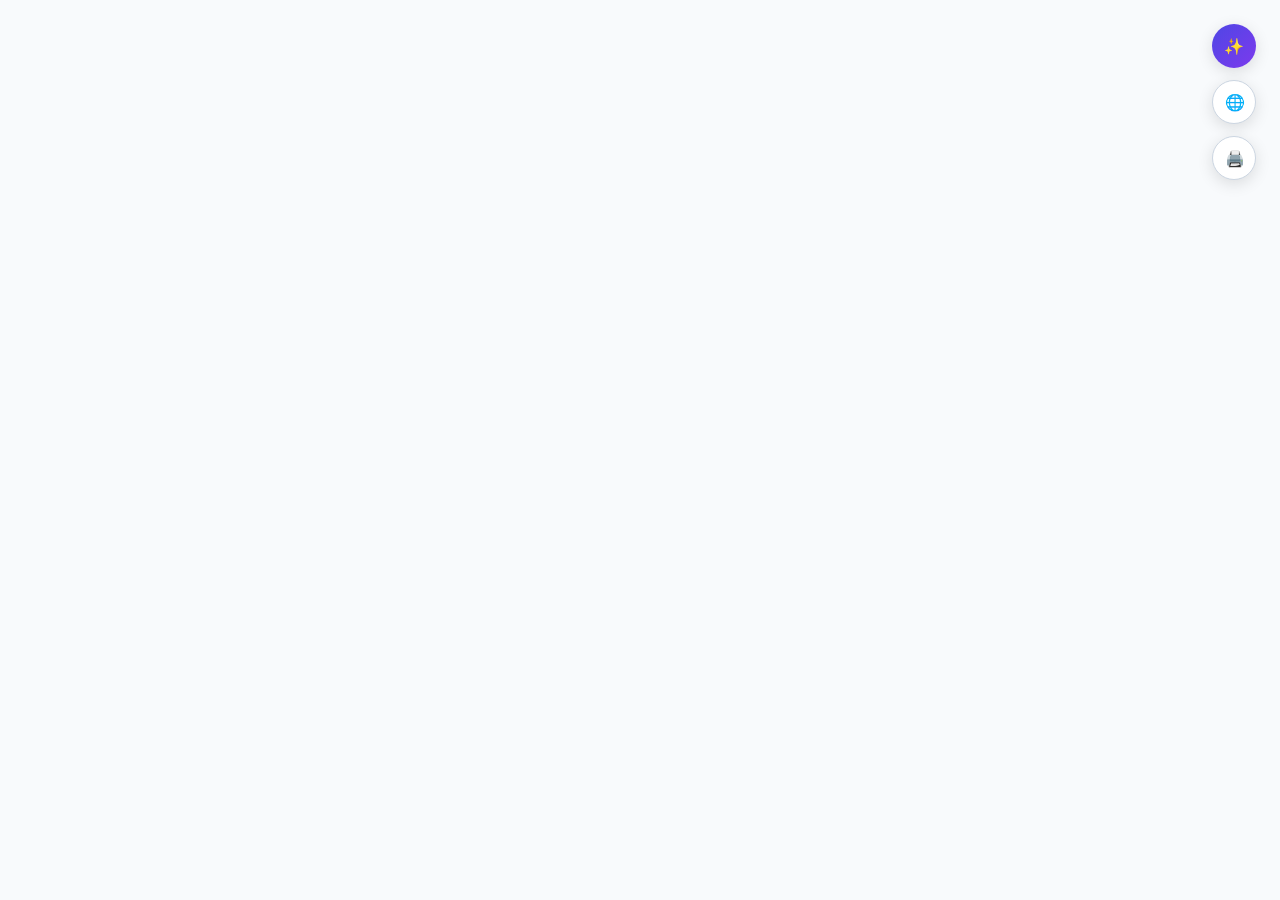
<file: ui/viewer.html>
<!DOCTYPE html>
<html lang="de">

<head>
    <meta charset="UTF-8">
    <meta name="viewport" content="width=device-width, initial-scale=1.0">
    <title>eZNotes Dokumentation</title>
    <style>
        @import url('https://fonts.googleapis.com/css2?family=Inter:wght@400;500;600;700&family=Outfit:wght@400;500;600;700;800&display=swap');

        *, *::before, *::after {
            box-sizing: border-box;
        }

        :root {
            --primary: #4f46e5;
            --primary-grad: linear-gradient(135deg, #4f46e5 0%, #7c3aed 100%);
            --text-main: #0f172a;
            --text-muted: #64748b;
            --bg-color: #f8fafc;
            --card-bg: #ffffff;
            --border-color: #e2e8f0;
            --radius: 14px;
        }

        body {
            font-family: 'Inter', sans-serif;
            margin: 0;
            padding: 0;
            color: var(--text-main);
            background: var(--bg-color);
            line-height: 1.6;
        }

        #content {
            width: 100%;
            max-width: 820px;
            margin: 0 auto;
            padding: 40px 20px;
            background: var(--bg-color);
        }

        .button-panel {
            position: fixed;
            top: 24px;
            right: 24px;
            z-index: 1000;
            display: flex;
            flex-direction: column;
            gap: 12px;
            background: transparent;
            padding: 0;
            box-shadow: none;
            border: none;
            align-items: flex-end;
        }

        .bubble-btn {
            height: 44px;
            width: 44px;
            border-radius: 22px;
            border: none;
            cursor: pointer;
            display: flex;
            align-items: center;
            padding: 0;
            overflow: hidden;
            transition: all 0.35s cubic-bezier(0.4, 0, 0.2, 1);
            white-space: nowrap;
            box-shadow: 0 4px 16px rgba(0, 0, 0, 0.12);
            position: relative;
        }

        .bubble-icon {
            min-width: 44px;
            height: 44px;
            display: flex;
            align-items: center;
            justify-content: center;
            font-size: 16px;
            flex-shrink: 0;
        }

        .bubble-text {
            font-family: 'Outfit', sans-serif;
            font-weight: 600;
            font-size: 13px;
            opacity: 0;
            transform: translateX(10px);
            transition: opacity 0.25s ease, transform 0.25s ease;
            padding-right: 16px;
        }

        .bubble-btn:hover {
            width: 200px;
            border-radius: 22px;
            box-shadow: 0 8px 24px rgba(0, 0, 0, 0.18);
        }

        .bubble-btn:hover .bubble-text {
            opacity: 1;
            transform: translateX(0);
        }

        .premium-btn {
            background: var(--primary-grad);
            color: white;
        }

        .html-btn {
            background: white;
            color: #0ea5e9;
            border: 1.5px solid #cbd5e1;
            transition: border-color 0.35s, background-color 0.35s, all 0.35s cubic-bezier(0.4, 0, 0.2, 1);
        }

        .html-btn:hover {
            border-color: #0ea5e9;
            background: #f0f9ff;
        }

        .print-btn {
            background: white;
            color: #475569;
            border: 1.5px solid #cbd5e1;
            transition: border-color 0.35s, background-color 0.35s, all 0.35s cubic-bezier(0.4, 0, 0.2, 1);
        }

        .print-btn:hover {
            border-color: #475569;
            background: #f8fafc;
        }

        .viewer-header {
            display: flex;
            justify-content: space-between;
            align-items: flex-end;
            margin-bottom: 40px;
            padding-bottom: 25px;
            border-bottom: 2px solid var(--border-color);
        }

        .viewer-header h1 {
            font-family: 'Outfit', sans-serif;
            font-size: 32px;
            font-weight: 800;
            margin: 0 0 6px 0;
            letter-spacing: -0.02em;
            color: var(--primary);
        }

        .meta {
            color: var(--text-muted);
            font-size: 14px;
            font-weight: 500;
            margin: 0;
        }

        .viewer-logo {
            max-height: 44px;
            width: auto;
            display: block;
            margin: 0 -8px 0 auto;
            padding: 0;
        }

        .step {
            margin-bottom: 25px;
            background: var(--card-bg);
            padding: 24px;
            border-radius: var(--radius);
            border: 1px solid var(--border-color);
            box-shadow: 0 4px 15px rgba(0, 0, 0, 0.01);
            page-break-inside: avoid;
            break-inside: avoid;
        }

        .step h2 {
            font-family: 'Outfit', sans-serif;
            font-size: 20px;
            font-weight: 700;
            color: var(--text-main);
            margin-top: 0;
            margin-bottom: 16px;
            display: flex;
            align-items: center;
            gap: 12px;
        }

        .step-number {
            background: var(--primary-grad);
            color: white;
            width: 28px;
            height: 28px;
            display: flex;
            align-items: center;
            justify-content: center;
            border-radius: 50%;
            font-size: 14px;
            font-weight: 700;
        }

        .infor-meta-box {
            margin-bottom: 16px;
            font-size: 12.5px;
            font-family: 'SFMono-Regular', Consolas, 'Liberation Mono', Menlo, monospace;
            color: #334155;
            background: #f8fafc;
            padding: 12px 16px;
            border-radius: 8px;
            border: 1px solid #e2e8f0;
            border-left: 4px solid var(--primary);
            display: grid;
            grid-template-columns: 1fr 1fr;
            gap: 12px;
        }

        @media (max-width: 600px) {
            .infor-meta-box {
                grid-template-columns: 1fr;
            }
        }

        .meta-item {
            display: flex;
            align-items: center;
            gap: 8px;
        }

        .meta-icon {
            font-size: 14px;
        }

        .meta-label {
            font-weight: 700;
            color: #64748b;
        }

        .meta-value {
            background: #e2e8f0;
            padding: 2px 6px;
            border-radius: 4px;
            font-weight: 600;
            color: #0f172a;
        }

        img {
            max-width: 100%;
            max-height: 380px;
            object-fit: contain;
            border: 1px solid #cbd5e1;
            border-radius: 8px;
            margin: 0 auto 16px auto;
            display: block;
            box-shadow: 0 4px 12px rgba(0, 0, 0, 0.03);
        }

        .desc {
            background: #f8fafc;
            padding: 16px;
            border-left: 4px solid var(--primary);
            border-radius: 0 8px 8px 0;
            font-size: 14.5px;
            color: #334155;
            border: 1px solid #e2e8f0;
            border-left-width: 4px;
            white-space: pre-wrap;
        }

        .chapter-step {
            background: linear-gradient(135deg, rgba(79, 70, 229, 0.01) 0%, rgba(124, 58, 237, 0.01) 100%);
            box-shadow: none;
            border: 1px dashed #cbd5e1;
            padding: 36px 24px;
            text-align: center;
        }

        .chapter-step h2 {
            font-size: 24px;
            font-weight: 800;
            justify-content: center;
            color: var(--primary);
            font-family: 'Outfit', sans-serif;
            margin: 0;
        }

        .chapter-divider {
            width: 50px;
            height: 3px;
            background: var(--primary-grad);
            margin: 12px auto 0 auto;
            border-radius: 2px;
        }

        .textblock-step {
            border-left: 6px solid #3b82f6;
            background: #eff6ff;
            border-top-left-radius: 4px;
            border-bottom-left-radius: 4px;
        }

        .textblock-step h2 {
            color: #1d4ed8;
            font-family: 'Outfit', sans-serif;
        }

        .textblock-content {
            font-size: 15px;
            color: #1e40af;
        }

        @media print {
            @page {
                margin: 15mm 12mm;
                size: A4;
            }

            .button-panel {
                display: none !important;
            }

            body {
                padding: 0;
                background: white;
                max-width: 100%;
            }

            #content {
                background: white;
                max-width: 100%;
                padding: 0;
            }

            .step {
                box-shadow: none;
                border: 1px solid #cbd5e1;
                margin-bottom: 20px;
                padding: 20px;
                page-break-inside: avoid;
                break-inside: avoid;
            }

            .infor-meta-box {
                background: #f8fafc !important;
                -webkit-print-color-adjust: exact;
                print-color-adjust: exact;
            }

            .meta-value {
                background: #e2e8f0 !important;
                -webkit-print-color-adjust: exact;
                print-color-adjust: exact;
            }

            .desc {
                background: #f8fafc !important;
                -webkit-print-color-adjust: exact;
                print-color-adjust: exact;
            }

            h1,
            h2 {
                page-break-after: avoid;
                break-after: avoid;
            }

            img {
                max-height: 8cm;
                object-fit: contain;
                display: block;
                margin-left: auto;
                margin-right: auto;
            }
        }

        .print-header, .print-footer {
            display: none;
        }

        @media print {
            .print-header {
                display: flex !important;
                position: fixed;
                top: -12mm;
                left: 0;
                right: 0;
                height: 10mm;
                align-items: center;
                justify-content: space-between;
                font-size: 10px;
                color: #64748b;
                border-bottom: 1px solid #e2e8f0;
                font-family: inherit;
            }
            .print-footer {
                display: flex !important;
                position: fixed;
                bottom: -12mm;
                left: 0;
                right: 0;
                height: 10mm;
                align-items: center;
                justify-content: space-between;
                font-size: 10px;
                color: #64748b;
                border-top: 1px solid #e2e8f0;
                font-family: inherit;
            }
            .page-number::after {
                content: counter(page);
            }
        }
</style>
</head>

<body>
    <div class="button-panel">
        <button id="btnDownloadPDF" class="bubble-btn premium-btn" title="PDF Herunterladen">
            <span class="bubble-icon">✨</span>
            <span class="bubble-text">PDF Herunterladen</span>
        </button>
        <button id="btnDownloadHTML" class="bubble-btn html-btn" title="HTML Herunterladen">
            <span class="bubble-icon">🌐</span>
            <span class="bubble-text">HTML Herunterladen</span>
        </button>
        <button id="btnPrint" class="bubble-btn print-btn" title="Drucken / Browser-PDF">
            <span class="bubble-icon">🖨️</span>
            <span class="bubble-text">Drucken / Browser-PDF</span>
        </button>
    </div>

    <div id="content">

    </div>

    <script src="../js/html2pdf.bundle.min.js"></script>
    <script src="../js/image_store.js"></script>
    <script src="../js/viewer.js"></script>
</body>

</html>
</file>
